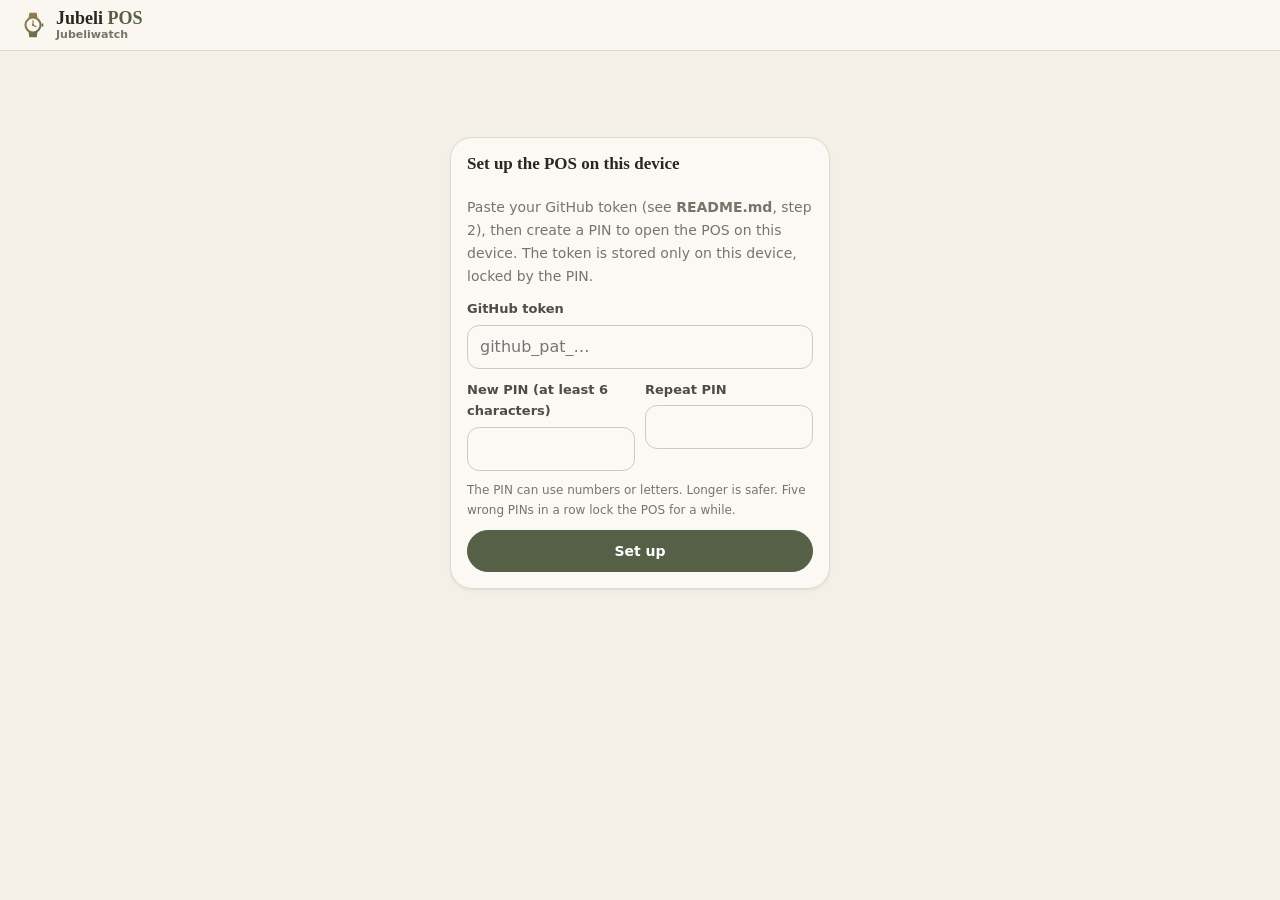
<file: admin.html>
<!DOCTYPE html>
<html lang="id">
<head>
    <meta charset="UTF-8">
    <meta name="viewport" content="width=device-width, initial-scale=1.0, viewport-fit=cover">
    <meta name="robots" content="noindex, nofollow">
    <!-- Skrip hanya boleh dari situs ini (tidak ada skrip inline); koneksi hanya ke situs sendiri dan GitHub. Bila ada XSS, penyerang tidak bisa memuat skrip luar atau mengirim token keluar. -->
    <meta http-equiv="Content-Security-Policy" content="default-src 'self'; script-src 'self'; style-src 'self' 'unsafe-inline' https://fonts.googleapis.com; font-src 'self' https://fonts.gstatic.com; img-src 'self' data: blob: https://jubeliwatch.github.io; connect-src 'self' https://api.github.com https://jubeliwatch.github.io https://jubeliai.alamnurrio.workers.dev; object-src 'none'; base-uri 'self'; form-action 'self'">
    <title>Jubeli POS | Jubeliwatch</title>
    <link rel="icon" type="image/svg+xml" href="favicon.svg">
    <link rel="icon" type="image/png" sizes="48x48" href="favicon-48.png">
    <link rel="apple-touch-icon" href="apple-touch-icon.png">
    <link rel="manifest" href="admin.webmanifest">
    <meta name="theme-color" content="#15100c">
    <link rel="preconnect" href="https://fonts.googleapis.com">
    <link rel="preconnect" href="https://fonts.gstatic.com" crossorigin>
    <link rel="stylesheet" href="https://fonts.googleapis.com/css2?family=Playfair+Display:wght@500;600;700&family=DM+Sans:opsz,wght@9..40,400..800&display=swap">
    <link rel="stylesheet" href="theme-dark.css">
    <link rel="stylesheet" href="layanan.css">
    <script src="util.js"></script>
    <script src="layanan-config.js"></script>
    <script src="artikel-md.js"></script>
    <script src="artikel-builder.js"></script>
    <script src="layanan.js"></script>
</head>
<body class="ly">
    <header class="ly-top">
        <a class="ly-brand" href="#hari"><span class="brand__mark" aria-hidden="true"></span><span><b>Jubeli <span>POS</span></b><small>Jubeliwatch</small></span></a>
        <button type="button" class="ly-net" id="net" hidden>Offline</button>
        <span class="ly-peran" id="peran" hidden></span>
        <button type="button" id="sinkron" class="ly-ikon" title="Reload data" aria-label="Reload data" hidden><svg viewBox="0 0 24 24" aria-hidden="true"><path d="M20 11a8 8 0 0 0-14.3-4.9L4 8M4 4v4h4M4 13a8 8 0 0 0 14.3 4.9L20 16m0 4v-4h-4"/></svg></button>
        <button type="button" id="kunci" class="ly-btn ly-btn--sm" hidden>Lock</button>
    </header>
    <nav class="ly-tabs" id="tabs" hidden><a href="#hari"><svg viewBox="0 0 24 24" aria-hidden="true"><path d="M4 11 12 4l8 7"/><path d="M6 9.5V20h12V9.5M10 20v-5h4v5"/></svg><span>Today</span></a><a href="#kasir"><svg viewBox="0 0 24 24" aria-hidden="true"><path d="M3 4h2l2.4 10.2a1 1 0 0 0 1 .8h8.9a1 1 0 0 0 1-.8L20 8H6.2"/><circle cx="9" cy="19" r="1.4"/><circle cx="17" cy="19" r="1.4"/></svg><span>Checkout</span></a><a href="#servis"><svg viewBox="0 0 24 24" aria-hidden="true"><path d="M14.7 6.3a4 4 0 0 0-5.4 5.2L4 16.8V20h3.2l5.3-5.3a4 4 0 0 0 5.2-5.4l-2.6 2.6-2.4-.6-.6-2.4z"/></svg><span>Service</span></a><a href="#stok"><svg viewBox="0 0 24 24" aria-hidden="true"><path d="M3 7.5 12 3l9 4.5v9L12 21l-9-4.5z"/><path d="M3 7.5 12 12l9-4.5M12 12v9"/></svg><span>Stock</span></a><a href="#jual"><svg viewBox="0 0 24 24" aria-hidden="true"><path d="M6 3h12v18l-3-2-3 2-3-2-3 2z"/><path d="M9 8h6M9 12h6"/></svg><span>Sales</span></a><a href="#jam" class="nav-lain"><svg viewBox="0 0 24 24" aria-hidden="true"><circle cx="12" cy="12" r="8.5"/><path d="M12 7.5V12l3 2"/></svg><span>Clock</span></a><a href="#tebus" class="owner-saja nav-lain"><svg viewBox="0 0 24 24" aria-hidden="true"><path d="M4 9h13l-3-3M20 15H7l3 3"/></svg><span>Buyback</span></a><a href="#titip" class="owner-saja nav-lain"><svg viewBox="0 0 24 24" aria-hidden="true"><path d="M3 12V4h8l9 9-8 8z"/><circle cx="7.5" cy="8.5" r="1.3"/></svg><span>Consignment</span></a><a href="#artikel" class="owner-saja nav-lain"><svg viewBox="0 0 24 24" aria-hidden="true"><path d="M6 3h9l4 4v14H6z"/><path d="M14 3v5h5M9 13h7M9 17h5"/></svg><span>Journal</span></a><a href="#rekap" class="owner-saja nav-lain"><svg viewBox="0 0 24 24" aria-hidden="true"><path d="M4 19h16M5 15l4-4 3 3 6-6M15 8h3v3"/></svg><span>Report</span></a><button type="button" class="nav-lainnya" id="b-lainnya" aria-haspopup="true"><svg viewBox="0 0 24 24" aria-hidden="true"><circle cx="5.5" cy="12" r="1.4"/><circle cx="12" cy="12" r="1.4"/><circle cx="18.5" cy="12" r="1.4"/></svg><span>More</span></button></nav>
    <div class="ly-lembar" id="lainnya" hidden><nav class="ly-card ly-lembar__in" aria-label="More menu">
        <a href="#jam"><svg viewBox="0 0 24 24" aria-hidden="true"><circle cx="12" cy="12" r="8.5"/><path d="M12 7.5V12l3 2"/></svg><span>Clock-in</span></a><a href="#kas"><svg viewBox="0 0 24 24" aria-hidden="true"><rect x="3.5" y="6" width="17" height="13" rx="2"/><path d="M3.5 10h17M16 14.5h1.5"/></svg><span>Cash &amp; expenses</span></a><a href="#opname"><svg viewBox="0 0 24 24" aria-hidden="true"><path d="M9 4h6v3H9z"/><path d="M8 5.5H6v15h12v-15h-2M9 13l2 2 4-4"/></svg><span>Stocktake</span></a>
        <a href="#rekap" class="owner-saja"><svg viewBox="0 0 24 24" aria-hidden="true"><path d="M4 19h16M5 15l4-4 3 3 6-6M15 8h3v3"/></svg><span>Monthly report</span></a><a href="#tebus" class="owner-saja"><svg viewBox="0 0 24 24" aria-hidden="true"><path d="M4 9h13l-3-3M20 15H7l3 3"/></svg><span>Buyback</span></a><a href="#titip" class="owner-saja"><svg viewBox="0 0 24 24" aria-hidden="true"><path d="M3 12V4h8l9 9-8 8z"/><circle cx="7.5" cy="8.5" r="1.3"/></svg><span>Consignment</span></a><a href="#artikel" class="owner-saja"><svg viewBox="0 0 24 24" aria-hidden="true"><path d="M6 3h9l4 4v14H6z"/><path d="M14 3v5h5M9 13h7M9 17h5"/></svg><span>Journal</span></a><button type="button" data-install style="display:none"><svg viewBox="0 0 24 24" aria-hidden="true"><path d="M12 4v11M7.5 10.5 12 15l4.5-4.5M5 19h14"/></svg><span>Install app</span></button>
    </nav></div>
    <main class="ly-main" id="app"><p class="ly-kosong">Loading&hellip;</p></main>
    <div class="ly-toast" id="toast" role="status" aria-live="polite"></div>

    <script src="admin.js"></script>
    <script src="pwa.js"></script>
</body>
</html>
</file>
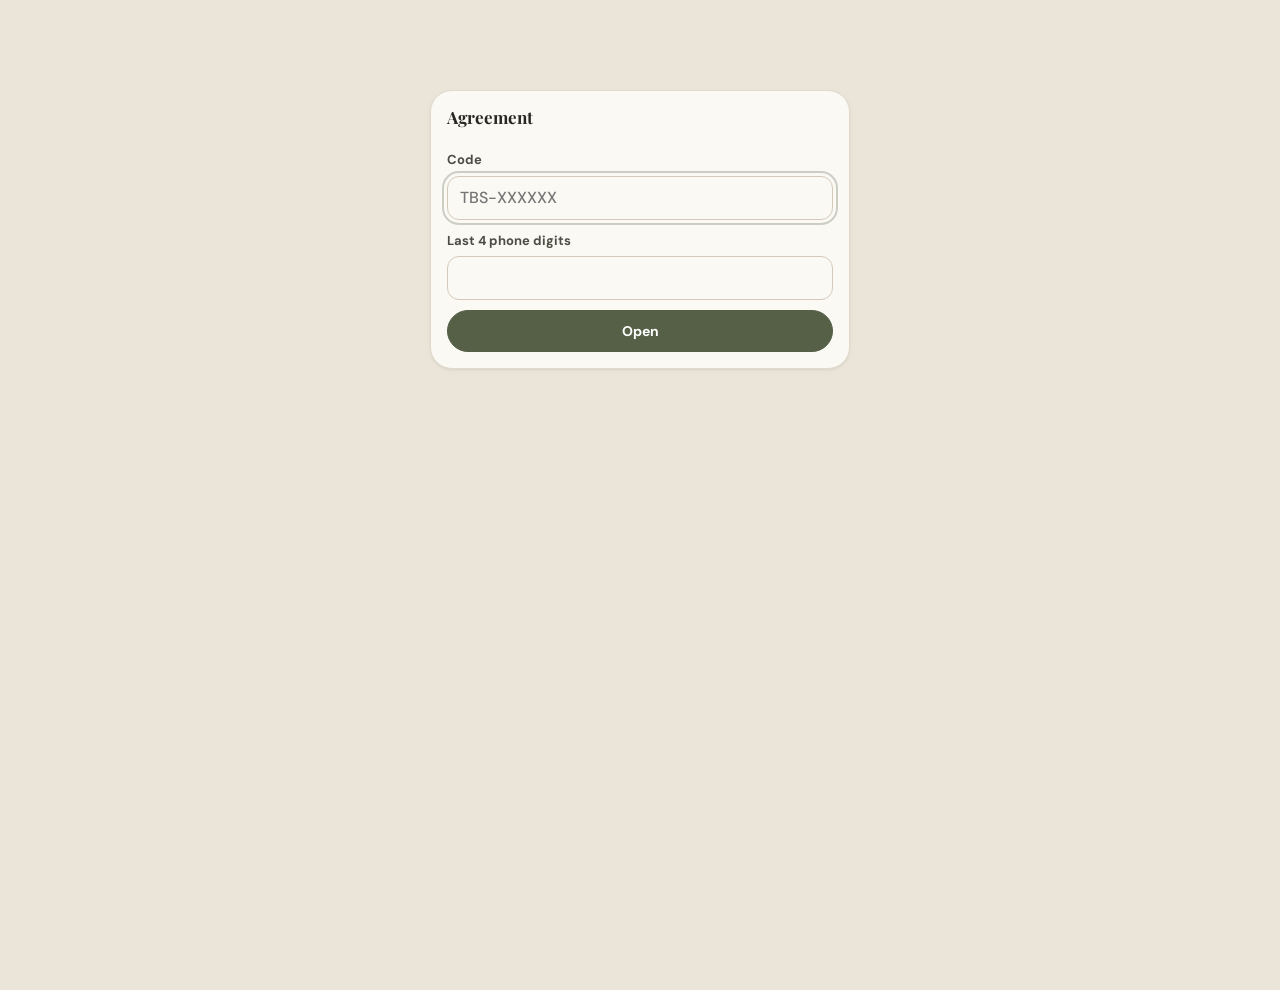
<file: agreement.html>
<!DOCTYPE html>
<html lang="id">
<head>
    <meta charset="UTF-8">
    <meta name="viewport" content="width=device-width, initial-scale=1.0, viewport-fit=cover">
    <meta name="robots" content="noindex, nofollow">
    <title>Agreement | Jubeliwatch</title>
    <link rel="icon" type="image/png" sizes="48x48" href="favicon-48.png">
    <meta name="theme-color" content="#15100c">
    <link rel="preconnect" href="https://fonts.googleapis.com">
    <link rel="preconnect" href="https://fonts.gstatic.com" crossorigin>
    <link rel="stylesheet" href="https://fonts.googleapis.com/css2?family=Playfair+Display:wght@500;600;700&family=DM+Sans:opsz,wght@9..40,400..800&display=swap">
    <link rel="stylesheet" href="theme-dark.css">
    <link rel="stylesheet" href="layanan.css">
    <script src="util.js"></script>
    <script src="layanan-config.js"></script>
    <script src="layanan.js"></script>
</head>
<body class="nota-body">
    <div class="nota-bar" id="bar" hidden>
        <button type="button" class="ly-btn ly-btn--pri" id="cetak">Save PDF / Print</button>
    </div>
    <main id="isi"><p class="ly-kosong">Loading&hellip;</p></main>

    <script>
(function () {
    var L = Layanan, C = L.C, E = L.esc, isi = document.getElementById('isi');

    function surat(t) {
        var toko = C.toko;
        var cap = t.status === 'ditebus' ? '<span class="nota-lunas">BOUGHT BACK</span>' : t.status === 'milik_toko' ? '<span class="nota-lunas dp">SHOP PROPERTY</span>' : '';
        document.title = 'Agreement ' + t.kode + ' | ' + toko.nama;
        isi.innerHTML = '<article class="nota">' + L.kopNota('Purchase Agreement', t.kode, cap) +
            '<p style="margin:14px 0 0;font-weight:700">Sale of a watch with a right to buy it back</p>' +
            '<dl class="nota-info">' +
            '<div><dt>Buyer</dt><dd>' + E(toko.nama) + '</dd></div>' +
            '<div><dt>Seller</dt><dd>' + E(t.nama) + '</dd></div>' +
            (t.nik_samar ? '<div><dt>NIK</dt><dd>' + E(t.nik_samar) + '</dd></div>' : '') +
            '<div><dt>Phone</dt><dd>' + E(t.hp_samar) + '</dd></div></dl>' +
            '<h2>Item</h2><dl class="nota-info" style="padding-top:6px">' +
            '<div><dt>Watch</dt><dd>' + E(L.namaGitar(t, '–')) + '</dd></div>' + (t.warna ? '<div><dt>Dial colour</dt><dd>' + E(t.warna) + '</dd></div>' : '') +
            (t.no_seri ? '<div><dt>Serial no.</dt><dd>' + E(t.no_seri) + '</dd></div>' : '') +
            (t.kelengkapan ? '<div style="grid-column:1/-1"><dt>Condition</dt><dd>' + E(t.kelengkapan) + '</dd></div>' : '') + '</dl>' +
            '<div class="nota-tot" style="margin-top:14px">' +
            '<div><span>Sale date</span><span>' + L.tgl(t.tgl_beli) + '</span></div>' +
            '<div class="t"><span>Purchase price (paid by ' + (t.metode === 'transfer' ? 'transfer' : 'tunai') + ')</span><span>' + L.rupiah(t.harga_beli) + '</span></div>' +
            '<div><span>Buyback deadline</span><span>' + L.tgl(t.batas_tebus) + '</span></div>' +
            '<div class="s"><span>Buyback price</span><span>' + L.rupiah(L.hargaTebus(t)) + '</span></div>' +
            (t.status === 'ditebus' ? '<div><span>Bought back on</span><span>' + L.tgl(t.tgl_tebus) + '</span></div>' : '') +
            (t.status === 'milik_toko' ? '<div><span>Buyback right ended</span><span>' + L.tgl(t.tgl_berakhir || t.batas_tebus) + '</span></div>' : '') + '</div>' +
            '<h2>Terms</h2><ol>' + L.ketentuanTebus(t).map(function (x) { return '<li>' + E(x) + '</li>'; }).join('') + '</ol>' +
            '<p class="nota-foot">' + (t.disetujui ? 'The seller agreed on WhatsApp on ' + L.tglPanjang(t.disetujui) + '.' : 'Waiting for the seller to agree on WhatsApp (reply AGREE).') +
            '<br>This document was created by ' + E(toko.nama) + ' and can be opened again at jubeliwatch.github.io/agreement.html</p></article>';
        document.getElementById('bar').hidden = false;
    }
    document.getElementById('cetak').addEventListener('click', function () { window.print(); });

    L.halamanKode({ isi: isi, kunci: 'jubeli-perjanjian', jenis: 'tebus', halaman: 'agreement.html', judul: 'Agreement', labelKode: 'Code', contoh: 'TBS-XXXXXX', tombol: 'Open', tampil: surat });
})();
    </script>
</body>
</html>
</file>
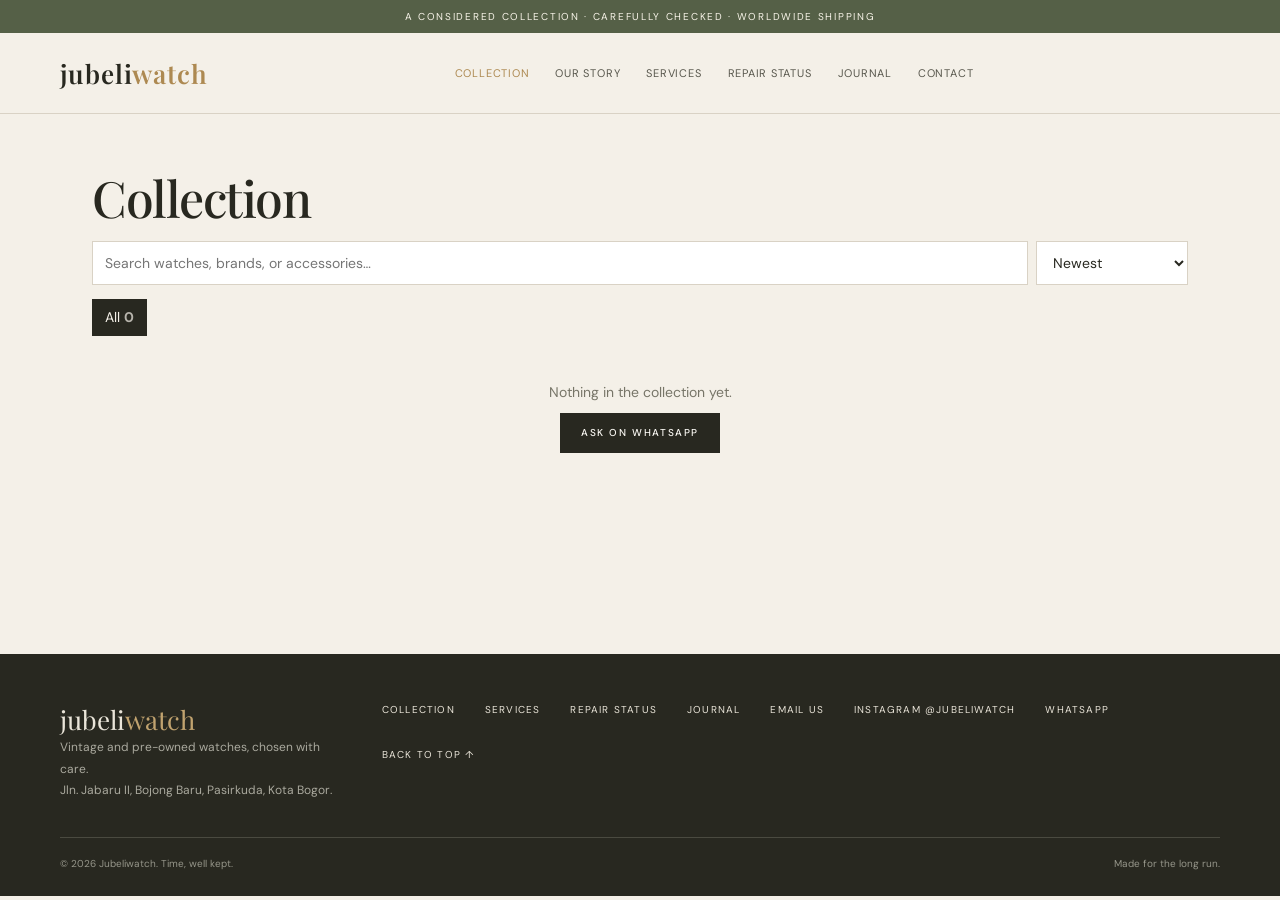
<file: collection.html>
<!DOCTYPE html>
<html lang="en">
<head>
    <meta charset="UTF-8">
    <meta name="viewport" content="width=device-width, initial-scale=1.0, viewport-fit=cover">
    <title>Collection | Jubeliwatch</title>
    <meta name="description" content="Vintage and pre-owned watches at Jubeliwatch: photos, prices, condition, and ordering by WhatsApp.">
    <link rel="canonical" href="https://jubeliwatch.github.io/collection.html">
    <meta property="og:type" content="website">
    <meta property="og:locale" content="en_US">
    <meta property="og:site_name" content="Jubeliwatch">
    <meta property="og:title" content="Collection | Jubeliwatch">
    <meta property="og:description" content="Vintage and pre-owned watches at Jubeliwatch.">
    <meta property="og:url" content="https://jubeliwatch.github.io/collection.html">
    <meta property="og:image" content="https://jubeliwatch.github.io/icon-512.png">
    <meta property="og:image:width" content="512">
    <meta property="og:image:height" content="512">
    <meta property="og:image:alt" content="Jubeliwatch collection">
    <meta name="twitter:card" content="summary_large_image">
    <meta name="twitter:image" content="https://jubeliwatch.github.io/icon-512.png">
    <link rel="icon" type="image/svg+xml" href="favicon.svg">
    <link rel="icon" type="image/png" sizes="48x48" href="favicon-48.png">
    <link rel="icon" type="image/png" sizes="192x192" href="icon-192.png">
    <link rel="apple-touch-icon" href="apple-touch-icon.png">
    <meta name="theme-color" content="#f4f0e8">
    <link rel="preconnect" href="https://fonts.googleapis.com">
    <link rel="preconnect" href="https://fonts.gstatic.com" crossorigin>
    <link rel="stylesheet" href="https://fonts.googleapis.com/css2?family=Playfair+Display:wght@500;600;700&family=DM+Sans:opsz,wght@9..40,400..800&display=swap">
    <link rel="stylesheet" href="theme-dark.css">
    <link rel="stylesheet" href="layanan.css">
    <link rel="stylesheet" href="site.css">
    <script>document.documentElement.classList.add('js');</script>
    <script src="util.js"></script>
    <script src="site.js" defer></script>
    <script src="layanan-config.js" defer></script>
</head>
<body class="site" id="top">

    <!-- Sprite ikon & gradien material (disembunyikan, dipakai lewat <use>) -->

    <!-- Header / Navbar (link kembali ke index.html) -->
    <div class="announcement">A considered collection · Carefully checked · Worldwide shipping</div>
    <header class="topbar"><div class="wrap nav"><a class="brand" href="index.html">jubeli<span>watch</span></a><nav class="links" id="siteLinks"><a href="collection.html" aria-current="page">Collection</a><a href="index.html#about">Our story</a><a href="index.html#services">Services</a><a href="repair-status.html">Repair status</a><a href="index.html#journal">Journal</a><a href="index.html#contact">Contact</a></nav><div class="nav-right"><button class="iconbtn menu" id="menuBtn" type="button" aria-controls="siteLinks" aria-expanded="false">Menu</button></div></div></header>

    <!-- KONTEN: katalog gaya marketplace (diisi dari data/katalog.json yang diperbarui admin); tiap kartu membuka halaman unit -->
    <main id="konten" class="pg"><div class="wrap">
        <div class="kat-wrap">
            <header class="kat-head">
                <h1>Collection</h1>
                <p class="ly-muted" id="kat-hitung">Loading the collection&hellip;</p>
            </header>
            <div class="kat-bar">
                <div class="ly-cari"><input class="ly-in" id="kat-cari" type="search" placeholder="Search watches, brands, or accessories&hellip;" autocomplete="off" aria-label="Search the collection"></div>
                <label class="kat-urut"><span class="sr-only">Sort</span>
                    <select id="kat-urut" class="ly-in" aria-label="Sort">
                        <option value="baru">Newest</option>
                        <option value="murah">Lowest price</option>
                        <option value="mahal">Highest price</option>
                    </select>
                </label>
            </div>
            <div class="ly-filter" id="kat-filter" role="group" aria-label="Category"></div>
            <div class="ly-filter ly-filter--kecil" id="kat-jenis" role="group" aria-label="Movement" hidden></div>
            <div class="kat-grid" id="kat-grid" aria-live="polite"></div>
        </div>
    </div></main>

    <script>
document.addEventListener('DOMContentLoaded', function () {
    var C = window.JUBELI_LAYANAN || {}, toko = C.toko || {}, grid = document.getElementById('kat-grid');
    var item = [], filter = 'semua', jenis = '', cari = '', urut = 'baru';
    var esc = AYRI_UTIL.esc, rupiah = AYRI_UTIL.rupiah;

    /* tautan lama collection.html#KODE tetap jalan: diteruskan ke halaman unit */
    var h = decodeURIComponent(location.hash.slice(1));
    if (/^STK-/.test(h)) { location.replace('unit.html?k=' + encodeURIComponent(h)); return; }

    function judul(x) { return x.nama; }
    function kelompok(x) { return x.kategori === 'arloji' ? x.kondisi : 'aksesoris'; }
    function lencana(x) {
        return '<span class="kat-badge kat-' + (x.kategori === 'arloji' ? x.kondisi : 'aks') + '">' + (x.kategori === 'arloji' ? (x.kondisi === 'baru' ? 'New' : 'Pre-owned') : esc(x.jenis)) + '</span>' + (x.tingkat ? '<span class="kat-badge kat-tingkat">' + esc(x.tingkat) + '</span>' : '');
    }
    function kartu(x) {
        var f = x.foto[0];
        return '<a class="kat-item" href="unit.html?k=' + encodeURIComponent(x.kode) + '">' +
            '<span class="kat-foto">' + (f ? '<img src="' + esc(f.kecil) + '" alt="' + esc(judul(x)) + '" loading="lazy" decoding="async">' : '<span class="kat-nofoto">Photo coming soon</span>') +
            '<span class="kat-badges kat-badges--foto">' + lencana(x) + '</span>' +
            (x.status === 'dipesan' ? '<span class="kat-pita">Reserved</span>' : '') +
            (x.foto.length > 1 ? '<span class="kat-jml">' + x.foto.length + ' photos</span>' : '') + '</span>' +
            '<span class="kat-isi"><span class="kat-harga">' + rupiah(x.harga) + '</span><b class="kat-nama">' + esc(judul(x)) + '</b>' +
            '<small>' + esc([x.warna, x.kategori === 'arloji' ? '' : ''].filter(Boolean).join(' · ')) + (x.sisa ? ' Only ' + x.sisa : '') + '</small>' +
            '</span></a>';
    }
    function tombol(daftar, aktif, attr) {
        return daftar.map(function (f) { return '<button type="button" ' + attr + '="' + esc(f[0]) + '" aria-pressed="' + (aktif === f[0]) + '">' + esc(f[1]) + '<b>' + f[2] + '</b></button>'; }).join('');
    }
    function gambarFilter() {
        var n = { semua: item.length, baru: 0, bekas: 0, aksesoris: 0 };
        item.forEach(function (x) { n[kelompok(x)]++; });
        document.getElementById('kat-filter').innerHTML = tombol([['semua', 'All'], ['baru', 'New watches'], ['bekas', 'Pre-owned watches'], ['aksesoris', 'Accessories']].filter(function (f) { return f[0] === 'semua' || n[f[0]]; })
            .map(function (f) { return [f[0], f[1], n[f[0]]]; }), filter, 'data-f');
        var j = {}, el = document.getElementById('kat-jenis');
        item.filter(function (x) { return filter === 'semua' || kelompok(x) === filter; }).forEach(function (x) { j[x.jenis] = (j[x.jenis] || 0) + 1; });
        var daftar = Object.keys(j).sort(function (a, b) { return j[b] - j[a]; });
        el.hidden = daftar.length < 2;
        el.innerHTML = daftar.length < 2 ? '' : tombol([['', 'All movements', Object.keys(j).reduce(function (t, k) { return t + j[k]; }, 0)]].concat(daftar.map(function (k) { return [k, k, j[k]]; })), jenis, 'data-j');
    }
    function gambar() {
        var c = cari.trim().toLowerCase();
        var hasil = item.filter(function (x) {
            return (filter === 'semua' || kelompok(x) === filter) && (!jenis || x.jenis === jenis) && (!c || [x.nama, x.jenis, x.warna, x.deskripsi, x.kode, x.tingkat].join(' ').toLowerCase().indexOf(c) > -1);
        });
        if (urut === 'murah') hasil.sort(function (a, b) { return a.harga - b.harga; }); else if (urut === 'mahal') hasil.sort(function (a, b) { return b.harga - a.harga; });
        document.getElementById('kat-hitung').textContent = item.length ? hasil.length + ' items' + (hasil.length !== item.length ? ' of ' + item.length : '') + ' · Jubeliwatch' : '';
        grid.innerHTML = hasil.length ? hasil.map(kartu).join('') :
            '<div class="ly-kosong kat-kosong">' + (item.length ? 'Nothing matches this search.' : 'Nothing in the collection yet.') +
            '<a class="ly-btn ly-btn--wa" target="_blank" rel="noopener" href="https://wa.me/' + esc(toko.wa || '') + '?text=' + encodeURIComponent('Hello Jubeliwatch, I’d like to ask about available watches') + '">Ask on WhatsApp</a></div>';
    }
    document.getElementById('kat-filter').addEventListener('click', function (e) { var b = e.target.closest('[data-f]'); if (b) { filter = b.dataset.f; jenis = ''; gambarFilter(); gambar(); } });
    document.getElementById('kat-jenis').addEventListener('click', function (e) { var b = e.target.closest('[data-j]'); if (b) { jenis = b.dataset.j; gambarFilter(); gambar(); } });
    document.getElementById('kat-cari').addEventListener('input', function () { cari = this.value; gambar(); });
    document.getElementById('kat-urut').addEventListener('change', function () { urut = this.value; gambar(); });

    /* data produk untuk mesin pencari (schema.org) */
    function strukturData() {
        var ld = { '@context': 'https://schema.org', '@type': 'ItemList', name: 'Jubeliwatch collection', itemListElement: item.map(function (x, i) {
            return { '@type': 'ListItem', position: i + 1, url: (C.situsUrl || location.origin + '/') + 'unit/' + x.kode + '.html', name: judul(x) };
        }) };
        var s = document.createElement('script'); s.type = 'application/ld+json'; s.textContent = JSON.stringify(ld); document.head.appendChild(s);
    }

    grid.innerHTML = new Array(8 + 1).join('<span class="kat-item kat-skel" aria-hidden="true"><span class="kat-foto"></span><span class="kat-isi"><span class="kat-harga">&nbsp;</span><b>&nbsp;</b></span></span>');
    fetch('data/katalog.json', { cache: 'no-store' }).then(function (r) { return r.ok ? r.json() : { item: [] }; }).catch(function () { return { item: [] }; }).then(function (d) {
        item = d.item || []; gambarFilter(); gambar(); if (item.length) strukturData();
    });
});
    </script>

    <!-- Footer -->
    <footer class="site-foot"><div class="wrap"><div class="footgrid"><div><div class="footbrand">jubeli<span>watch</span></div><p>Vintage and pre-owned watches, chosen with care.<br>Jln. Jabaru II, Bojong Baru, Pasirkuda, Kota Bogor.</p></div><div class="footlinks"><a href="collection.html">Collection</a><a href="index.html#services">Services</a><a href="repair-status.html">Repair status</a><a href="index.html#journal">Journal</a><a href="mailto:jubeliwatch@gmail.com">Email us</a><a href="https://instagram.com/jubeliwatch" target="_blank" rel="noopener noreferrer">Instagram @jubeliwatch</a><a href="https://wa.me/6285795738637" target="_blank" rel="noopener noreferrer">WhatsApp</a><a href="#top">Back to top ↑</a></div></div><div class="copyright"><span>© <span id="year"></span> Jubeliwatch. Time, well kept.</span><span>Made for the long run.</span></div></div></footer>
</body>
</html>
</file>
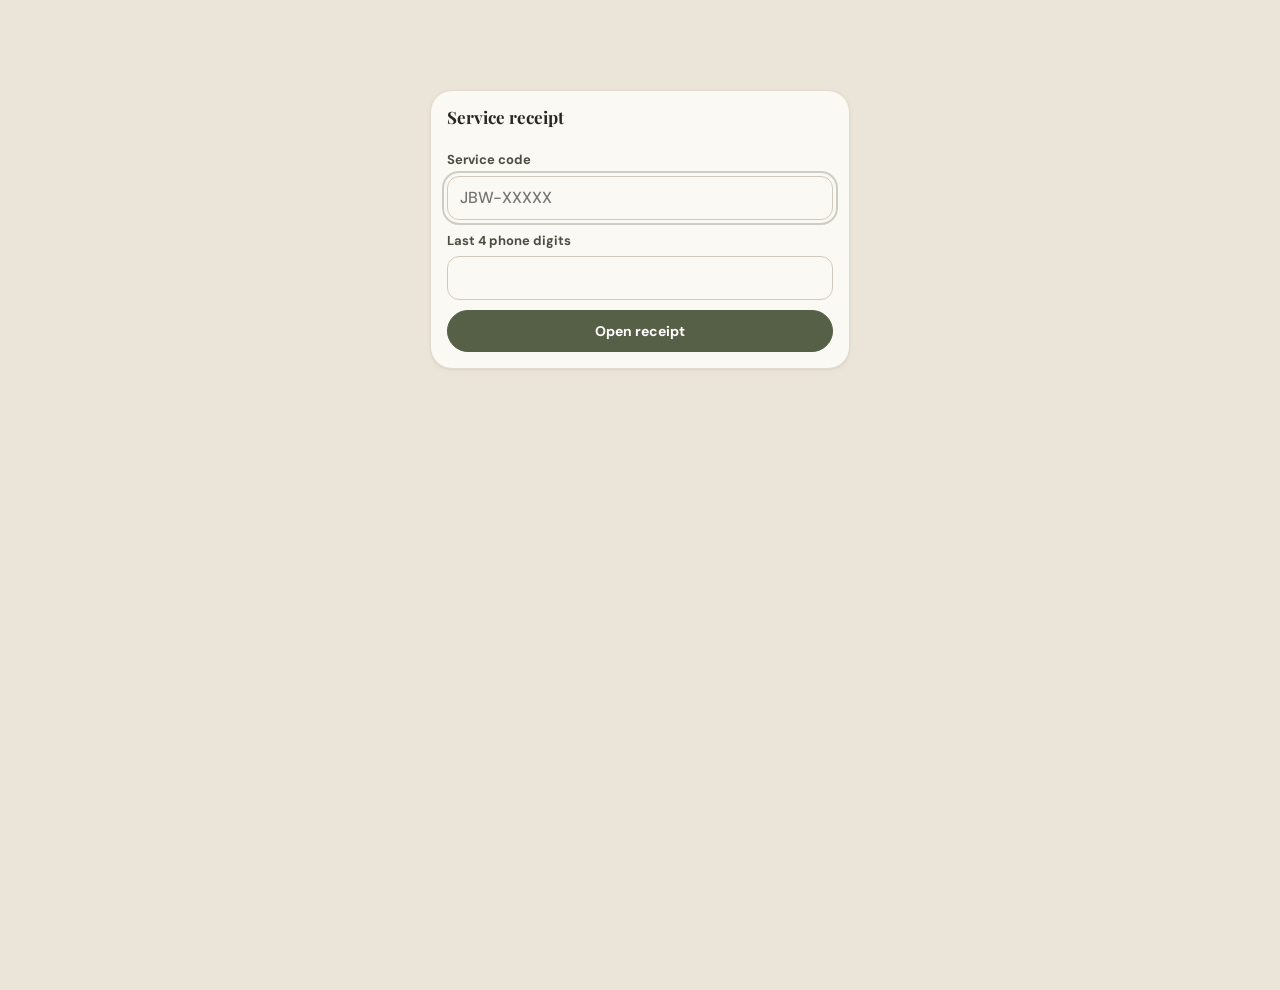
<file: receipt.html>
<!DOCTYPE html>
<html lang="id">
<head>
    <meta charset="UTF-8">
    <meta name="viewport" content="width=device-width, initial-scale=1.0, viewport-fit=cover">
    <meta name="robots" content="noindex, nofollow">
    <title>Service Receipt | Jubeliwatch</title>
    <link rel="icon" type="image/png" sizes="48x48" href="favicon-48.png">
    <meta name="theme-color" content="#15100c">
    <link rel="preconnect" href="https://fonts.googleapis.com">
    <link rel="preconnect" href="https://fonts.gstatic.com" crossorigin>
    <link rel="stylesheet" href="https://fonts.googleapis.com/css2?family=Playfair+Display:wght@500;600;700&family=DM+Sans:opsz,wght@9..40,400..800&display=swap">
    <link rel="stylesheet" href="theme-dark.css">
    <link rel="stylesheet" href="layanan.css">
    <script src="util.js"></script>
    <script src="layanan-config.js"></script>
    <script src="layanan.js"></script>
</head>
<body class="nota-body">
    <div class="nota-bar" id="bar" hidden>
        <button type="button" class="ly-btn ly-btn--pri" id="cetak">Save PDF / Print</button>
        <a class="ly-btn" id="kembali" href="repair-status.html">Repair status</a>
    </div>
    <main id="isi"><p class="ly-kosong">Loading&hellip;</p></main>

    <script>
(function () {
    var L = Layanan, C = L.C, E = L.esc, isi = document.getElementById('isi');

    function nota(s) {
        var t = C.toko, hit = L.hitung(s, s.items, s.bayar);
        var cap = hit.lunas ? '<span class="nota-lunas">PAID</span>' : hit.dibayar ? '<span class="nota-lunas dp">DEPOSIT</span>' : '';
        var gar = (s.items || []).filter(function (i) { return i.garansi; });
        document.title = 'Receipt ' + s.kode + ' | ' + t.nama;
        isi.innerHTML = '<article class="nota">' + L.kopNota('Service Receipt', s.kode, cap) +
            '<dl class="nota-info">' +
            '<div><dt>Customer</dt><dd>' + E(s.nama) + '</dd></div><div><dt>Phone</dt><dd>' + E(s.hp_samar) + '</dd></div>' +
            '<div><dt>Watch</dt><dd>' + E(L.namaGitar(s, '–')) + '</dd></div><div><dt>Date in</dt><dd>' + L.tgl(s.tgl_masuk) + '</dd></div>' +
            (s.tgl_diambil ? '<div><dt>Collected</dt><dd>' + L.tgl(s.tgl_diambil) + '</dd></div>' : s.tgl_selesai ? '<div><dt>Done</dt><dd>' + L.tgl(s.tgl_selesai) + '</dd></div>' : s.estimasi ? '<div><dt>Estimate</dt><dd>' + L.tgl(s.estimasi) + '</dd></div>' : '') +
            '<div><dt>Status</dt><dd>' + E((L.STATUS[s.status] || {}).label || s.status) + '</dd></div>' +
            (function () {
                var tt = s.status === 'selesai' && L.titip(s); if (!tt) return '';
                return tt.hariBiaya ? '<div><dt>Storage fee</dt><dd>' + tt.hariBiaya + ' days = ' + L.rupiah(tt.biaya) + '</dd></div>' : '<div><dt>Free storage until</dt><dd>' + L.tgl(tt.batasGratis) + '</dd></div>';
            })() +
            (s.keluhan ? '<div style="grid-column:1/-1"><dt>Problem</dt><dd>' + E(s.keluhan) + '</dd></div>' : '') + '</dl>' +

            '<table><thead><tr><th>Work / part</th><th class="r">Qty</th><th class="r">Price</th><th class="r">Subtotal</th></tr></thead><tbody>' +
            ((s.items || []).length ? s.items.map(function (i) {
                return '<tr><td>' + E(i.nama) + '<small>' + (i.jenis === 'part' ? 'Part' : 'Work') + '</small></td><td class="r">' + (i.qty || 1) + '</td><td class="r">' + L.rupiah(i.harga) + '</td><td class="r">' + L.rupiah(i.harga * (i.qty || 1)) + '</td></tr>';
            }).join('') : '<tr><td colspan="4">No cost breakdown yet.</td></tr>') + '</tbody></table>' +

            '<div class="nota-tot">' +
            (hit.diskon ? '<div><span>Subtotal</span><span>' + L.rupiah(hit.jasa + hit.part) + '</span></div><div><span>Discount</span><span>' + L.rupiah(-hit.diskon) + '</span></div>' : '') +
            '<div class="t"><span>Total</span><span>' + L.rupiah(hit.total) + '</span></div>' +
            (L.beres(s) ? '' : '<div><span>Upfront (deposit ' + L.dpPersen() + '% of work + parts)</span><span>' + L.rupiah(hit.wajibAwal) + '</span></div>') +
            (s.bayar || []).map(function (b) { return '<div><span>' + ({ dp: 'Deposit', pelunasan: 'Final payment', tambahan: 'Payments' })[b.jenis] + ' ' + L.tgl(b.tgl) + ' (' + ({ tunai: 'tunai', transfer: 'transfer', qris: 'QRIS' })[b.metode] + ')</span><span>' + L.rupiah(-b.jumlah) + '</span></div>'; }).join('') +
            '<div class="s"><span>Balance due</span><span>' + L.rupiah(hit.sisa) + '</span></div></div>' +

            (!hit.lunas && hit.total ? '<h2>Bank transfer</h2><div class="nota-rek">' + t.rekening.map(function (r) { return '<b>' + E(r.bank) + ' ' + E(r.nomor) + '</b> a.n. ' + E(r.atasNama); }).join('<br>') + '<br><small>Send the transfer receipt to WhatsApp +' + E(t.wa) + ' quoting code ' + E(s.kode) + '.</small></div>' : '') +

            (gar.length ? '<h2>Warranty</h2><div class="nota-gar">' + gar.map(function (i) {
                var akhir = s.tgl_diambil ? L.garansiAkhir(i.garansi, s.tgl_diambil) : null;
                var ket = L.garansiHangus(s) ? ' · void (not collected within ' + C.garansiHangusHari + ' days)' : akhir ? ' · s/d ' + L.tgl(akhir) : ' · starts when the watch is collected';
                return '<div><b>' + E(i.nama) + '</b><span>' + L.garansiLabel(i.garansi) + ket + '</span>' + (i.garansi_syarat ? '<small>' + E(i.garansi_syarat) + '</small>' : '') + '</div>';
            }).join('') + '</div>' : '') +

            '<h2>Terms</h2><ol>' + L.ketentuan().map(function (x) { return '<li>' + E(x) + '</li>'; }).join('') + '</ol>' +
            '<p class="nota-foot">Thank you for trusting Jubeliwatch with your watch.<br>Check your repair status any time at jubeliwatch.github.io/repair-status.html</p></article>';
        document.getElementById('bar').hidden = false;
        document.getElementById('kembali').href = 'repair-status.html?k=' + encodeURIComponent(s.kode);
    }
    document.getElementById('cetak').addEventListener('click', function () { window.print(); });

    L.halamanKode({ isi: isi, kunci: 'jubeli-cek', jenis: 'servis', halaman: 'receipt.html', judul: 'Service receipt', labelKode: 'Service code', contoh: 'JBW-XXXXX', tombol: 'Open receipt', tampil: nota });
})();
    </script>
</body>
</html>
</file>
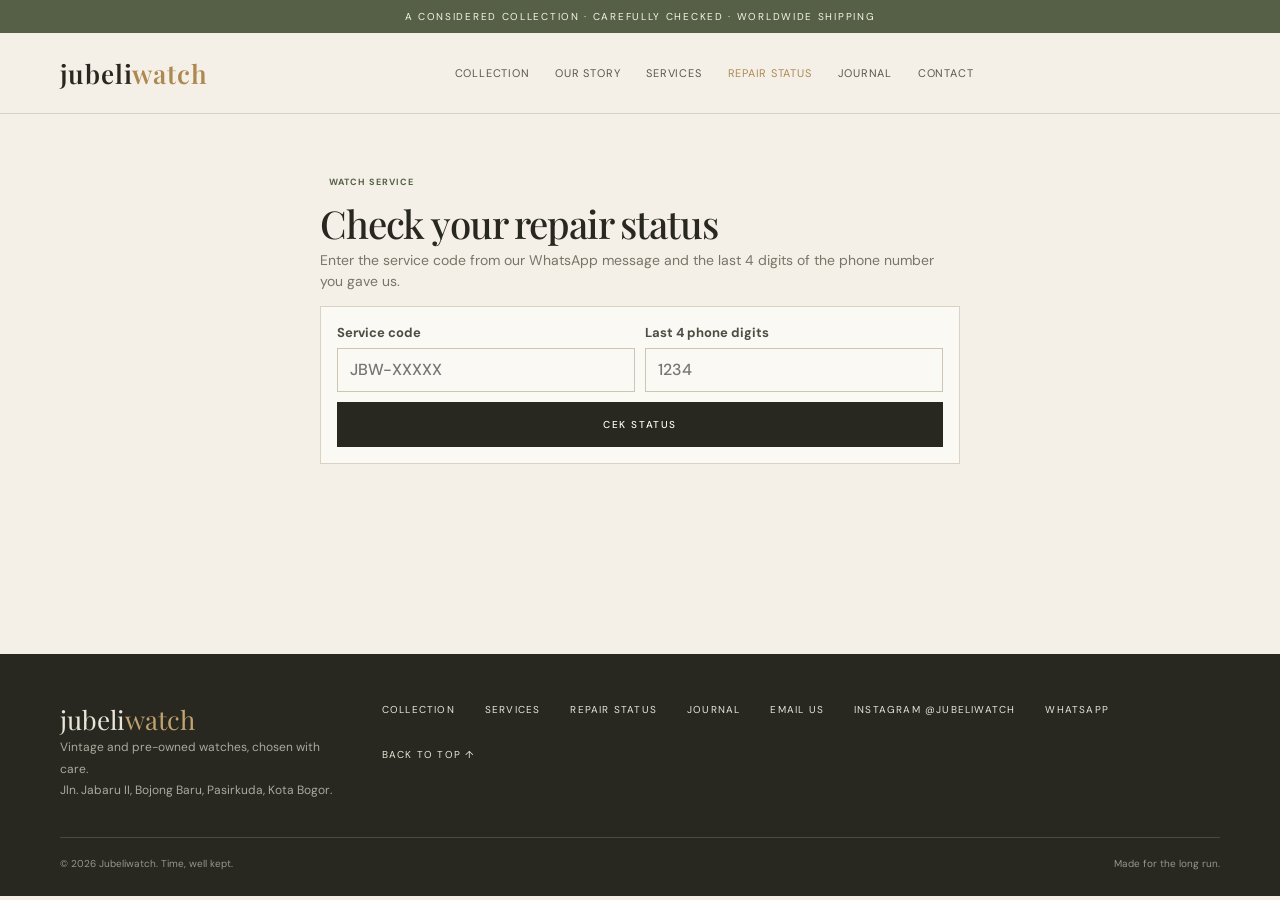
<file: repair-status.html>
<!DOCTYPE html>
<html lang="en">
<head>
    <meta charset="UTF-8">
    <meta name="viewport" content="width=device-width, initial-scale=1.0, viewport-fit=cover">
    <title>Repair Status | Jubeliwatch</title>
    <meta name="description" content="Check your watch service at Jubeliwatch: progress, estimated ready date, after-service photos, receipt, and warranty. Just enter your service code and the last 4 digits of your phone number.">
    <meta name="robots" content="noindex, follow">
    <link rel="canonical" href="https://jubeliwatch.github.io/repair-status.html">
    <meta property="og:type" content="website">
    <meta property="og:locale" content="en_US">
    <meta property="og:site_name" content="Jubeliwatch">
    <meta property="og:title" content="Repair Status | Jubeliwatch">
    <meta property="og:description" content="See your watch service progress, photos, receipt, and warranty.">
    <meta property="og:url" content="https://jubeliwatch.github.io/repair-status.html">
    <meta property="og:image" content="https://jubeliwatch.github.io/icon-512.png">
    <meta property="og:image:width" content="512">
    <meta property="og:image:height" content="512">
    <meta property="og:image:alt" content="Check your watch service at Jubeliwatch">
    <meta name="twitter:card" content="summary_large_image">
    <meta name="twitter:image" content="https://jubeliwatch.github.io/icon-512.png">
    <link rel="icon" type="image/svg+xml" href="favicon.svg">
    <link rel="icon" type="image/png" sizes="48x48" href="favicon-48.png">
    <link rel="icon" type="image/png" sizes="192x192" href="icon-192.png">
    <link rel="apple-touch-icon" href="apple-touch-icon.png">
    <meta name="theme-color" content="#f4f0e8">
    <link rel="preconnect" href="https://fonts.googleapis.com">
    <link rel="preconnect" href="https://fonts.gstatic.com" crossorigin>
    <link rel="stylesheet" href="https://fonts.googleapis.com/css2?family=Playfair+Display:wght@500;600;700&family=DM+Sans:opsz,wght@9..40,400..800&display=swap">
    <link rel="stylesheet" href="theme-dark.css">
    <link rel="stylesheet" href="layanan.css">
    <link rel="stylesheet" href="site.css">
    <script>document.documentElement.classList.add('js');</script>
    <script src="site.js" defer></script>
    <script src="util.js" defer></script>
    <script src="layanan-config.js" defer></script>
    <script src="layanan.js" defer></script>
</head>
<body class="site" id="top">

    <!-- Sprite ikon & gradien material (disembunyikan, dipakai lewat <use>) -->

    <!-- Header / Navbar (link kembali ke index.html) -->
    <div class="announcement">A considered collection · Carefully checked · Worldwide shipping</div>
    <header class="topbar"><div class="wrap nav"><a class="brand" href="index.html">jubeli<span>watch</span></a><nav class="links" id="siteLinks"><a href="collection.html">Collection</a><a href="index.html#about">Our story</a><a href="index.html#services">Services</a><a href="repair-status.html" aria-current="page">Repair status</a><a href="index.html#journal">Journal</a><a href="index.html#contact">Contact</a></nav><div class="nav-right"><button class="iconbtn menu" id="menuBtn" type="button" aria-controls="siteLinks" aria-expanded="false">Menu</button></div></div></header>

    <!-- KONTEN: cek status servis -->
    <main id="konten" class="pg"><div class="wrap">
        <div class="cek-wrap">
            <header class="cek-hero">
                <span class="tag">Watch service</span>
                <h1>Check your repair status</h1>
                <p class="ly-muted">Enter the service code from our WhatsApp message and the last 4 digits of the phone number you gave us.</p>
            </header>
            <form class="ly-card cek-form ly-f" id="f-cek" autocomplete="off">
                <label>Service code<input name="k" placeholder="JBW-XXXXX" autocapitalize="characters" spellcheck="false" required></label>
                <label>Last 4 phone digits<input name="h" type="text" inputmode="numeric" pattern="[0-9]{4}" maxlength="4" placeholder="1234" required></label>
                <button class="ly-btn ly-btn--pri">Cek status</button>
            </form>
            <div id="hasil" class="cek-wrap" style="width:100%" aria-live="polite"></div>
        </div>
    </div></main>

    <script>
document.addEventListener('DOMContentLoaded', function () {
    var L = window.Layanan, f = document.getElementById('f-cek'), out = document.getElementById('hasil');
    if (!L) return;
    var C = L.C, E = L.esc, KEY = 'jubeli-cek';
    function waToko(teks) { return L.waLink(C.toko.wa, teks); }

    function cek(k, h) {
        k = k.trim().toUpperCase(); h = h.replace(/\D/g, '');
        if (!/^\d{4}$/.test(h)) { out.innerHTML = '<p class="cek-err">Enter the last 4 digits of your phone number (numbers only).</p>'; return; }
        var b = f.querySelector('button'); b.disabled = true; b.textContent = 'Searching…';
        L.api.cekPublik(k, h).then(function (s) {
            b.disabled = false; b.textContent = 'Cek status';
            if (!s) { out.innerHTML = '<p class="cek-err">Nothing found. Check the service code and the last 4 phone digits again, or ask us on WhatsApp.</p>'; return; }
            L.simpanKode(KEY, k, h); tampil(s);
            if (history.replaceState) history.replaceState(null, '', 'repair-status.html?k=' + encodeURIComponent(s.kode));
        }).catch(function () {
            b.disabled = false; b.textContent = 'Cek status';
            out.innerHTML = '<p class="cek-err">Could not connect. Check your internet connection, then try again.</p>';
        });
    }

    function tampil(s) {
        var st = L.STATUS[s.status] || { label: s.status, ket: '' }, langkah = L.URUT_STATUS.indexOf(s.status), beres = L.beres(s);
        var hit = L.hitung(s, s.items, s.bayar);
        /* status cukup ditunjukkan chip + bilah progres (tanpa deretan nama tahap yang mengulang chip) */
        var html = '<section class="ly-card cek-hero"><span class="ly-kode">' + E(s.kode) + '</span><div class="cek-gitar">' + E(L.namaGitar(s, 'Your watch')) + '</div>' +
            '<div><span class="st-chip st-' + E(s.status) + '">' + E(st.label) + '</span></div>' +
            '<div class="cek-steps" role="img" aria-label="Step ' + (langkah + 1) + ' of 5">' + [0, 1, 2, 3, 4].map(function (i) { return '<span' + (i <= langkah ? ' class="on"' : '') + '></span>'; }).join('') + '</div>' +
            (st.ket ? '<p>' + E(st.ket) + '</p>' : '') +
            '<dl class="cek-kv"><dt>Date in</dt><dd>' + L.tglPanjang(s.tgl_masuk) + '</dd>' +
            (beres ? '<dt>Done</dt><dd>' + L.tglPanjang(s.tgl_selesai) + '</dd>' : s.estimasi ? '<dt>Estimated ready</dt><dd>' + L.tglPanjang(s.estimasi) + '</dd>' : '') +
            (s.tgl_diambil ? '<dt>Collected</dt><dd>' + L.tglPanjang(s.tgl_diambil) + '</dd>' : '') +
            (function () {
                var t = s.status === 'selesai' && L.titip(s); if (!t) return '';
                return t.hariBiaya ? '<dt>Storage</dt><dd>Past free storage by ' + t.hariBiaya + ' days: <b>' + L.rupiah(t.biaya) + '</b> <span class="ly-muted">(' + L.biayaTitipTeks() + ' since ' + L.tglPanjang(t.batasGratis) + ')</span></dd>'
                    : '<dt>Collect before</dt><dd>' + L.tglPanjang(t.batasGratis) + ' <span class="ly-muted">(free storage; after that ' + L.biayaTitipTeks() + ')</span></dd>';
            })() +
            (s.keluhan ? '<dt>Problem</dt><dd>' + E(s.keluhan) + '</dd>' : '') + '</dl></section>';

        if (s.catatan_publik) html += '<section class="ly-card"><h2>Message from the workshop</h2><p class="cek-pesan">' + E(s.catatan_publik) + '</p></section>';

        if (s.saran) html += '<section class="ly-card"><h2>Our advice</h2><div class="cek-saran">' + E(s.saran) + '</div>' +
            '<p style="margin-top:12px"><a class="ly-btn ly-btn--wa" target="_blank" rel="noopener" href="' + E(waToko('Hello Jubeliwatch, I’m the owner of service job ' + s.kode + '. I have a question about your advice: ')) + '">Ask / approve on WhatsApp</a></p></section>';

        var foto = s.foto || [];
        function kelompokFoto(t) { var fs = []; foto.forEach(function (x, i) { if (L.tahapFoto(x) === t) fs.push([x, i]); }); return fs; }
        function fig(p) {
            var x = p[0];
            return '<figure><button type="button" data-besar="' + p[1] + '"><img data-foto="' + p[1] + '" alt="' + E(L.TAHAP[L.tahapFoto(x)] + (x.keterangan ? ': ' + x.keterangan : '')) + '"></button>' +
                (x.keterangan ? '<figcaption>' + E(x.keterangan) + '</figcaption>' : '') + '</figure>';
        }
        function seksi(judul, isi) { return '<section class="ly-card"><h2>' + judul + '</h2>' + isi + '</section>'; }
        function grid(fs) { return '<div class="ly-foto cek-foto">' + fs.map(fig).join('') + '</div>'; }
        var fGitar = kelompokFoto('arloji'), fSebelum = kelompokFoto('sebelum'), fSesudah = kelompokFoto('sesudah');
        if (fGitar.length) html += seksi('Watch', grid(fGitar));
        if (fSebelum.length && fSesudah.length) {
            /* pembanding: kolom kiri sebelum, kolom kanan sesudah; labelnya cukup sekali di kepala kolom */
            var n = Math.max(fSebelum.length, fSesudah.length), baris = '';
            for (var i = 0; i < n; i++) baris += (fSebelum[i] ? fig(fSebelum[i]) : '<span></span>') + (fSesudah[i] ? fig(fSesudah[i]) : '<span></span>');
            html += seksi('After-service photos', '<div class="cek-banding-head"><span>Before</span><span>After</span></div><div class="ly-foto cek-foto cek-banding">' + baris + '</div>');
        } else {
            if (fSesudah.length) html += seksi(L.TAHAP.sesudah, grid(fSesudah));
            if (fSebelum.length) html += seksi('Condition when it came in', grid(fSebelum));
        }

        if (hit.total) {
            html += '<section class="ly-card"><h2>Cost</h2><div class="ly-sum" style="margin:0;padding:0;border:0">' +
                (s.items || []).map(function (i) { return '<div><span>' + E(i.nama) + (i.qty > 1 ? ' ×' + i.qty : '') + '</span><span>' + L.rupiah(i.harga * (i.qty || 1)) + '</span></div>'; }).join('') +
                (hit.diskon ? '<div><span>Discount</span><span>' + L.rupiah(-hit.diskon) + '</span></div>' : '') +
                '<div class="ly-total"><span>Total</span><span>' + L.rupiah(hit.total) + '</span></div>' +
                (hit.dibayar && !hit.lunas ? '<div><span>Paid so far</span><span>' + L.rupiah(hit.dibayar) + '</span></div>' : '') +
                (hit.kurangAwal && s.status === 'menunggu_dp' ? '<div class="ly-warn"><span>Upfront payment to start work<br><small>Deposit ' + L.dpPersen() + '% of work + parts in full</small></span><span>' + L.rupiah(hit.kurangAwal) + '</span></div>' : '') +
                '<div class="ly-total"><span>' + (hit.lunas ? 'Paid ✓' : 'Balance due') + '</span><span>' + (hit.lunas ? '' : L.rupiah(hit.sisa)) + '</span></div></div>' +
                (!hit.lunas ? '<p class="ly-muted" style="margin-top:10px">Transfer to <b>' + E(L.rekeningTeks()) + '</b>, then send the transfer receipt on WhatsApp.</p>' : '') + '</section>';
        }

        var gar = (s.items || []).filter(function (i) { return i.garansi; });
        if (gar.length && beres) {
            var hari = L.hariIni(), hangus = L.garansiHangus(s), tg = L.titip(s);
            html += '<section class="ly-card"><h2>Warranty</h2><div class="cek-garansi">' + gar.map(function (i) {
                var akhir = s.tgl_diambil ? L.garansiAkhir(i.garansi, s.tgl_diambil) : null;
                return '<div><b>' + E(i.nama) + ' – ' + L.garansiLabel(i.garansi) + '</b>' +
                    (hangus ? 'Void because the watch was not collected within ' + C.garansiHangusHari + ' days after it was done' :
                        akhir ? (akhir >= hari ? '<span class="aktif">Valid until ' + L.tglPanjang(akhir) + '</span>' : 'Berakhir ' + L.tglPanjang(akhir)) :
                        'Starts when the watch is collected' + (tg ? ' (collect by ' + L.tglPanjang(tg.batasGaransi) + ' to keep the warranty)' : '')) +
                    (i.garansi_syarat ? '<br><small>' + E(i.garansi_syarat) + '</small>' : '') + '</div>';
            }).join('') + '</div></section>';
        }

        html += '<div class="ly-btns"><a class="ly-btn ly-btn--pri" href="receipt.html?k=' + encodeURIComponent(s.kode) + '">View receipt</a>' +
            '<a class="ly-btn ly-btn--wa" target="_blank" rel="noopener" href="' + E(waToko('Hello Jubeliwatch, I have a question about service code ' + s.kode)) + '">WhatsApp us</a></div>';
        out.innerHTML = html; aktif = s;
        L.isiFoto(out, s); /* foto dibuka (didekripsi) di HP pelanggan */
        out.scrollIntoView({ behavior: 'smooth', block: 'start' });
    }

    /* foto diperbesar */
    var aktif = null;
    out.addEventListener('click', function (e) {
        var b = e.target.closest('[data-besar]'); if (!b || !aktif) return;
        var x = aktif.foto[+b.dataset.besar]; if (!x) return;
        var lb = document.createElement('div'); lb.className = 'cek-lb'; lb.setAttribute('role', 'dialog');
        lb.innerHTML = '<div><img alt="" src="' + E(b.querySelector('img').src) + '">' + (x.keterangan ? '<p>' + E(x.keterangan) + '</p>' : '') + '<p>Tap to close</p></div>';
        lb.addEventListener('click', function () { lb.remove(); }); document.body.appendChild(lb);
        L.api.fotoPublik(aktif, x, true).then(function (u) { var im = lb.querySelector('img'); if (im) im.src = u; });
    });
    f.addEventListener('submit', function (e) { e.preventDefault(); cek(f.k.value, f.h.value); });

    var q = new URLSearchParams(location.search), k = q.get('k'), h = q.get('h'), mem = L.ingatKode(KEY);
    if (k) {
        f.k.value = k.toUpperCase();
        if (!h && mem && mem.k === k.toUpperCase()) h = mem.h;
        if (h) { f.h.value = h; cek(k, h); } else f.h.focus();
    } else if (mem) { f.k.value = mem.k; f.h.value = mem.h; }
});
    </script>

    <!-- Footer -->
    <footer class="site-foot"><div class="wrap"><div class="footgrid"><div><div class="footbrand">jubeli<span>watch</span></div><p>Vintage and pre-owned watches, chosen with care.<br>Jln. Jabaru II, Bojong Baru, Pasirkuda, Kota Bogor.</p></div><div class="footlinks"><a href="collection.html">Collection</a><a href="index.html#services">Services</a><a href="repair-status.html">Repair status</a><a href="index.html#journal">Journal</a><a href="mailto:jubeliwatch@gmail.com">Email us</a><a href="https://instagram.com/jubeliwatch" target="_blank" rel="noopener noreferrer">Instagram @jubeliwatch</a><a href="https://wa.me/6285795738637" target="_blank" rel="noopener noreferrer">WhatsApp</a><a href="#top">Back to top ↑</a></div></div><div class="copyright"><span>© <span id="year"></span> Jubeliwatch. Time, well kept.</span><span>Made for the long run.</span></div></div></footer>
</body>
</html>
</file>
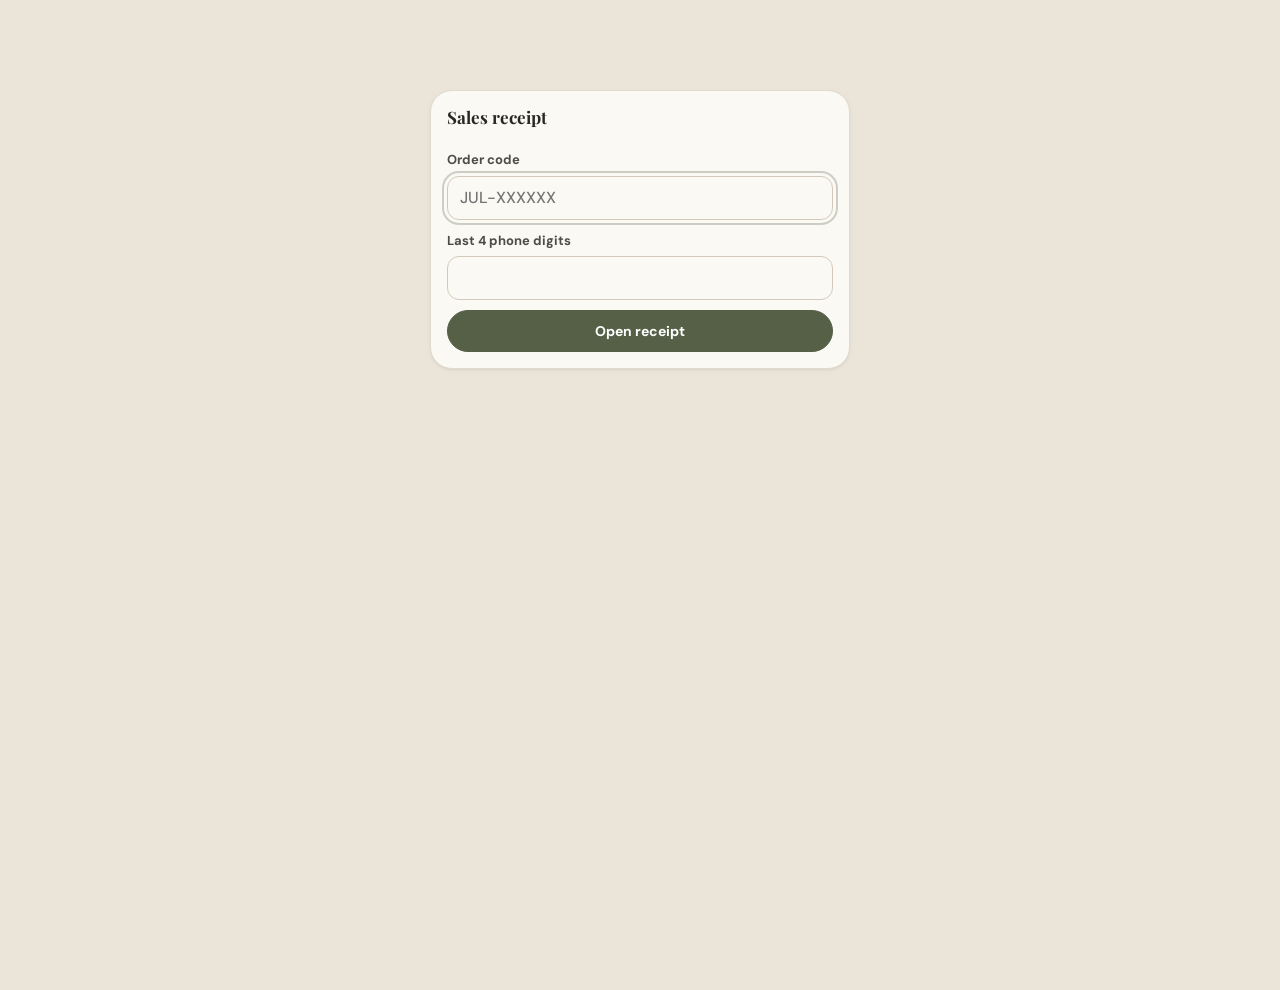
<file: sales-receipt.html>
<!DOCTYPE html>
<html lang="id">
<head>
    <meta charset="UTF-8">
    <meta name="viewport" content="width=device-width, initial-scale=1.0, viewport-fit=cover">
    <meta name="robots" content="noindex, nofollow">
    <title>Sales Receipt | Jubeliwatch</title>
    <link rel="icon" type="image/png" sizes="48x48" href="favicon-48.png">
    <meta name="theme-color" content="#15100c">
    <link rel="preconnect" href="https://fonts.googleapis.com">
    <link rel="preconnect" href="https://fonts.gstatic.com" crossorigin>
    <link rel="stylesheet" href="https://fonts.googleapis.com/css2?family=Playfair+Display:wght@500;600;700&family=DM+Sans:opsz,wght@9..40,400..800&display=swap">
    <link rel="stylesheet" href="theme-dark.css">
    <link rel="stylesheet" href="layanan.css">
    <script src="util.js"></script>
    <script src="layanan-config.js"></script>
    <script src="layanan.js"></script>
</head>
<body class="nota-body">
    <div class="nota-bar" id="bar" hidden>
        <button type="button" class="ly-btn ly-btn--pri" id="cetak">Save PDF / Print</button>
    </div>
    <main id="isi"><p class="ly-kosong">Loading&hellip;</p></main>

    <script>
(function () {
    var L = Layanan, C = L.C, E = L.esc, isi = document.getElementById('isi');
    var NAMA = { dp: 'Deposit', tambahan: 'Payments', pelunasan: 'Final payment', refund: 'Refunded' }, METODE = { tunai: 'tunai', transfer: 'transfer', qris: 'QRIS' };

    function nota(j) {
        var t = C.toko, h = L.hitungJual(j), i = L.infoJual(j);
        var cap = j.status === 'batal' ? '<span class="nota-lunas dp">' + (j.batal_oleh === 'tukar' ? 'DITUKAR' : 'BATAL') + '</span>' : h.lunas ? '<span class="nota-lunas">PAID</span>' : '<span class="nota-lunas dp">DEPOSIT</span>';
        document.title = 'Receipt ' + j.kode + ' | ' + t.nama;
        isi.innerHTML = '<article class="nota">' + L.kopNota(j.status === 'dp' ? 'Order Confirmation' : 'Sales Receipt', j.kode, cap) +
            '<dl class="nota-info">' +
            '<div><dt>Buyer</dt><dd>' + E(j.nama) + '</dd></div><div><dt>Phone</dt><dd>' + E(j.hp_samar) + '</dd></div>' +
            '<div><dt>Date</dt><dd>' + L.tgl(j.tgl) + '</dd></div>' +
            '<div><dt>Status</dt><dd>' + E(L.STATUS_JUAL[j.status] || j.status) + '</dd></div>' +
            (j.status === 'dp' ? '<div><dt>Held until</dt><dd>' + L.tgl(j.batas_lunas) + (i.lewat ? ' (overdue)' : '') + '</dd></div>' : '') +
            (j.tgl_selesai ? '<div><dt>Handed over</dt><dd>' + L.tgl(j.tgl_selesai) + '</dd></div>' : '') +
            (j.tgl_batal ? '<div><dt>Cancelled</dt><dd>' + L.tgl(j.tgl_batal) + (j.batal_oleh === 'toko' ? ' (by the shop)' : j.batal_oleh === 'tukar' ? ' (exchanged for another watch)' : '') + '</dd></div>' : '') + '</dl>' +

            '<table><thead><tr><th>Item</th><th class="r">Qty</th><th class="r">Price</th><th class="r">Subtotal</th></tr></thead><tbody>' +
            (j.items || []).map(function (it) { return '<tr><td>' + E(it.nama) + '</td><td class="r">' + (it.qty || 1) + '</td><td class="r">' + L.rupiah(it.harga) + '</td><td class="r">' + L.rupiah(it.harga * (it.qty || 1)) + '</td></tr>'; }).join('') +
            '</tbody></table>' +

            '<div class="nota-tot"><div class="t"><span>Total</span><span>' + L.rupiah(h.total) + '</span></div>' +
            (j.bayar || []).map(function (b) { return '<div><span>' + NAMA[b.jenis] + ' ' + L.tgl(b.tgl) + ' (' + (METODE[b.metode] || b.metode) + ')</span><span>' + (b.jenis === 'refund' ? '−' : '') + L.rupiah(b.jumlah) + '</span></div>'; }).join('') +
            (j.status === 'batal' && j.batal_oleh === 'tukar' ? '<div class="s"><span>Becomes exchange credit (not refunded)</span><span>' + L.rupiah(h.dibayar) + '</span></div>' : j.status === 'batal' ? '<div><span>Cancellation fee</span><span>' + L.rupiah(h.potongan) + '</span></div><div class="s"><span>Refunded to the buyer</span><span>' + L.rupiah(h.kembali || h.harusKembali) + '</span></div>'
                : '<div class="s"><span>Balance due</span><span>' + L.rupiah(h.sisa) + '</span></div>') + '</div>' +

            (j.status === 'dp' && h.sisa ? '<h2>Paying the balance</h2><div class="nota-rek">Cash at the shop or transfer to:<br>' + t.rekening.map(function (r) { return '<b>' + E(r.bank) + ' ' + E(r.nomor) + '</b> a.n. ' + E(r.atasNama); }).join('<br>') + '<br><small>Send the transfer receipt to WhatsApp +' + E(t.wa) + '.</small></div>' : '') +

            (j.status === 'dp' || j.status === 'batal' ? '<h2>Order terms</h2><ol>' + L.ketentuanJual(j).map(function (x) { return '<li>' + E(x) + '</li>'; }).join('') + '</ol>' : '') +
            '<p class="nota-foot">' + (j.status === 'dp' ? (j.disetujui ? 'The buyer agreed on WhatsApp on ' + L.tglPanjang(j.disetujui) + '.' : 'Waiting for the buyer to agree on WhatsApp (reply AGREE).') + '<br>' : '') +
            'Thank you for shopping at ' + E(t.nama) + '.<br>You can open this receipt again at jubeliwatch.github.io/sales-receipt.html</p></article>';
        document.getElementById('bar').hidden = false;
    }
    document.getElementById('cetak').addEventListener('click', function () { window.print(); });
    L.halamanKode({ isi: isi, kunci: 'jubeli-nota-jual', jenis: 'jual', halaman: 'sales-receipt.html', judul: 'Sales receipt', labelKode: 'Order code', contoh: 'JUL-XXXXXX', tombol: 'Open receipt', tampil: nota });
})();
    </script>
</body>
</html>
</file>
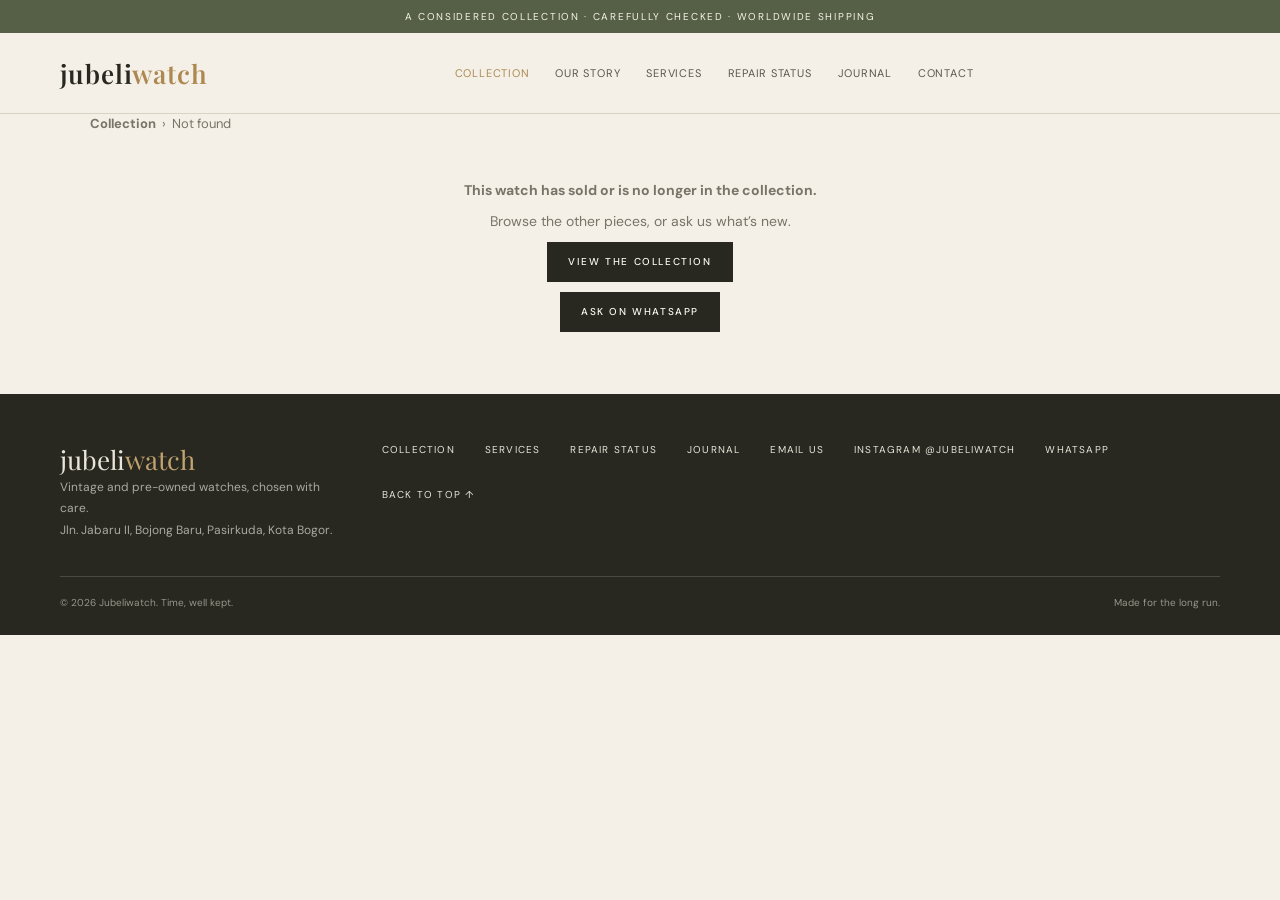
<file: unit.html>
<!DOCTYPE html>
<html lang="en">
<head>
    <meta charset="UTF-8">
    <meta name="viewport" content="width=device-width, initial-scale=1.0, viewport-fit=cover">
    <title>Watch details | Jubeliwatch</title>
    <meta name="description" content="Photos, price, and condition at Jubeliwatch.">
    <meta name="robots" content="noindex">
    <link rel="icon" type="image/svg+xml" href="favicon.svg">
    <link rel="icon" type="image/png" sizes="48x48" href="favicon-48.png">
    <link rel="icon" type="image/png" sizes="192x192" href="icon-192.png">
    <link rel="apple-touch-icon" href="apple-touch-icon.png">
    <meta name="theme-color" content="#f4f0e8">
    <link rel="preconnect" href="https://fonts.googleapis.com">
    <link rel="preconnect" href="https://fonts.gstatic.com" crossorigin>
    <link rel="stylesheet" href="https://fonts.googleapis.com/css2?family=Playfair+Display:wght@500;600;700&family=DM+Sans:opsz,wght@9..40,400..800&display=swap">
    <link rel="stylesheet" href="theme-dark.css">
    <link rel="stylesheet" href="layanan.css">
    <link rel="stylesheet" href="site.css">
    <script>document.documentElement.classList.add('js');</script>
    <script src="util.js"></script>
    <script src="site.js" defer></script>
    <script src="layanan-config.js" defer></script>
</head>
<body class="site" id="top">

    <!-- Sprite ikon & gradien material (disembunyikan, dipakai lewat <use>) -->

    <!-- Header / Navbar (link kembali ke index.html) -->
    <div class="announcement">A considered collection · Carefully checked · Worldwide shipping</div>
    <header class="topbar"><div class="wrap nav"><a class="brand" href="index.html">jubeli<span>watch</span></a><nav class="links" id="siteLinks"><a href="collection.html" aria-current="page">Collection</a><a href="index.html#about">Our story</a><a href="index.html#services">Services</a><a href="repair-status.html">Repair status</a><a href="index.html#journal">Journal</a><a href="index.html#contact">Contact</a></nav><div class="nav-right"><button class="iconbtn menu" id="menuBtn" type="button" aria-controls="siteLinks" aria-expanded="false">Menu</button></div></div></header>

    <!-- KONTEN: halaman satu unit (data/katalog.json, dipilih lewat ?k=KODE); tautan bagikan memakai unit/KODE.html yang meneruskan ke sini -->
    <main id="konten" class="cek-page unit-page">
        <div class="kat-wrap unit-wrap">
            <nav class="unit-krumb" aria-label="Breadcrumb"><a href="collection.html">Collection</a><span aria-hidden="true">&rsaquo;</span><span id="unit-krumb">&hellip;</span></nav>
            <div id="unit"><p class="ly-kosong">Loading&hellip;</p></div>
        </div>
    </div></main>
    <div class="unit-bar" id="unit-bar" hidden></div>

    <script>
document.addEventListener('DOMContentLoaded', function () {
    var C = window.JUBELI_LAYANAN || {}, toko = C.toko || {}, box = document.getElementById('unit'), bar = document.getElementById('unit-bar');
    var esc = AYRI_UTIL.esc, rupiah = AYRI_UTIL.rupiah, item = [], x = null;
    var kode = new URLSearchParams(location.search).get('k') || decodeURIComponent(location.hash.slice(1));
    var situs = (C.situsUrl || location.origin + '/');

    function judul(y) { return y.nama; }
    /* teks alt foto: judul + warna + kondisi bekas + nomor foto */
    function altFoto(y, n) { return judul(y) + (y.warna ? ' ' + y.warna : '') + (y.kategori === 'arloji' && y.kondisi === 'bekas' ? ' pre-owned' + (y.tingkat ? ' ' + y.tingkat : '') : '') + (n ? ' – photo ' + n : ''); }
    function kelompok(y) { return y.kategori === 'arloji' ? y.kondisi : 'aksesoris'; }
    function lencana(y) {
        return '<span class="kat-badge kat-' + (y.kategori === 'arloji' ? y.kondisi : 'aks') + '">' + (y.kategori === 'arloji' ? (y.kondisi === 'baru' ? 'New' : 'Pre-owned') : esc(y.jenis)) + '</span>' + (y.tingkat ? '<span class="kat-badge kat-tingkat">' + esc(y.tingkat) + '</span>' : '');
    }
    function wa(y) {
        return 'https://wa.me/' + (toko.wa || '') + '?text=' + encodeURIComponent('Hello Jubeliwatch, I’m interested in the ' + judul(y) + (y.warna ? ' (' + y.warna + ')' : '') + ' code ' + y.kode + ' priced ' + rupiah(y.harga) + '. Is it still available?\n' + situs + 'unit/' + y.kode + '.html');
    }
    function spek(y) {
        var b = [], tingkat = '';
        if (y.tingkat) (C.tingkatKondisi || []).forEach(function (t) { if (t[1] === y.tingkat) tingkat = t[2]; });
        if (y.kategori === 'arloji') {
            b.push(['Movement', y.jenis], ['Brand / model', y.nama]);
            if (y.warna) b.push(['Dial colour', y.warna]);
            b.push(['Condition', y.kondisi === 'baru' ? 'New' : 'Pre-owned' + (y.tingkat ? ' · ' + y.tingkat : '')]);
        } else {
            /* aksesoris: semuanya baru, jadi tanpa baris Kondisi */
            b.push(['Category', y.jenis], ['Name', y.nama]);
            if (y.warna) b.push(['Variant', y.warna]); /* isi kolom warna untuk aksesoris = varian (tipe, ukuran, tension), bukan warna */
        }
        if (y.sisa) b.push(['Stock', 'Balance ' + y.sisa]);
        b.push(['Code', y.kode]);
        return '<dl class="unit-spek">' + b.map(function (r) { return '<div><dt>' + esc(r[0]) + '</dt><dd>' + esc(r[1]) + '</dd></div>'; }).join('') + '</dl>' +
            (tingkat ? '<p class="unit-tingkat"><b>' + esc(y.tingkat) + ':</b> ' + esc(tingkat) + '.</p>' : '');
    }
    function galeri(y) {
        if (!y.foto.length) return '<div class="unit-galeri"><div class="unit-utama"><span class="kat-nofoto">Photo coming soon</span></div></div>';
        return '<div class="unit-galeri"><div class="unit-utama" id="unit-utama">' + y.foto.map(function (f, i) {
            return '<img src="' + esc(f.src) + '" alt="' + esc(altFoto(y, i + 1)) + '"' + (i ? ' loading="lazy"' : '') + ' decoding="async">';
        }).join('') + '</div>' + (y.foto.length > 1 ? '<span class="unit-hitung" id="unit-hitung">1 / ' + y.foto.length + '</span>' +
            '<div class="unit-thumbs" id="unit-thumbs">' + y.foto.map(function (f, i) { return '<button type="button" data-i="' + i + '" aria-label="Photo ' + (i + 1) + '" aria-current="' + (i === 0) + '"><img src="' + esc(f.kecil) + '" alt=""></button>'; }).join('') + '</div>' : '') + '</div>';
    }
    function kartu(y) {
        var f = y.foto[0];
        return '<a class="kat-item" href="unit.html?k=' + encodeURIComponent(y.kode) + '"><span class="kat-foto">' + (f ? '<img src="' + esc(f.kecil) + '" alt="' + esc(judul(y)) + '" loading="lazy" decoding="async">' : '<span class="kat-nofoto">Photo coming soon</span>') +
            '<span class="kat-badges kat-badges--foto">' + lencana(y) + '</span></span><span class="kat-isi"><span class="kat-harga">' + rupiah(y.harga) + '</span><b class="kat-nama">' + esc(judul(y)) + '</b><small>' + esc(y.warna || '') + '</small></span></a>';
    }
    function tampil() {
        document.title = judul(x) + ' – ' + rupiah(x.harga) + ' | Jubeliwatch';
        document.getElementById('unit-krumb').textContent = judul(x);
        var serupa = item.filter(function (y) { return y.kode !== x.kode && kelompok(y) === kelompok(x); }).sort(function (a, b) { return (b.jenis === x.jenis) - (a.jenis === x.jenis); }).slice(0, 4);
        box.innerHTML = '<div class="unit-grid">' + galeri(x) +
            '<section class="unit-info"><div class="kat-badges">' + lencana(x) + '</div><h1>' + esc(judul(x)) + '</h1>' +
            '<p class="kat-harga kat-harga--besar">' + rupiah(x.harga) + '</p>' +
            (x.status === 'dipesan' ? '<p class="unit-status unit-status--pesan">Reserved by another buyer. Ask us in case it falls through.</p>' : '<p class="unit-status">Available</p>') +
            spek(x) + (x.deskripsi ? '<div class="unit-desk"><h2>Description</h2><p>' + esc(x.deskripsi) + '</p></div>' : '') +
            '<div class="unit-aksi"><a class="ly-btn ly-btn--wa unit-wa" target="_blank" rel="noopener" href="' + esc(wa(x)) + '">Ask / order on WhatsApp</a><button type="button" class="ly-btn" id="unit-bagikan">Share</button></div>' +
            '<div class="unit-toko"><b>' + esc(toko.nama || 'Jubeliwatch') + '</b><span>' + esc(toko.alamat || '') + '</span>' + (toko.jam ? '<span>Opening hours: ' + esc(toko.jam) + '</span>' : '') + '<span class="ly-muted">Come and see it, try it on, and pay in person.</span></div>' +
            '</section></div>' +
            (serupa.length ? '<section class="unit-serupa"><h2>More pieces</h2><div class="kat-grid">' + serupa.map(kartu).join('') + '</div></section>' : '');
        bar.hidden = false;
        bar.innerHTML = '<div class="unit-bar__harga"><small>Price</small><b>' + rupiah(x.harga) + '</b></div><a class="ly-btn ly-btn--wa" target="_blank" rel="noopener" href="' + esc(wa(x)) + '">WhatsApp</a>';
        var utama = document.getElementById('unit-utama'), thumbs = document.getElementById('unit-thumbs'), hitung = document.getElementById('unit-hitung');
        if (utama && thumbs) {
            function pilih(i) { [].forEach.call(thumbs.children, function (b, n) { b.setAttribute('aria-current', n === i); }); if (hitung) hitung.textContent = (i + 1) + ' / ' + x.foto.length; }
            thumbs.addEventListener('click', function (e) { var b = e.target.closest('[data-i]'); if (b) utama.scrollTo({ left: +b.dataset.i * utama.clientWidth, behavior: 'smooth' }); });
            utama.addEventListener('scroll', function () { pilih(Math.round(utama.scrollLeft / Math.max(1, utama.clientWidth))); }, { passive: true });
        }
        document.getElementById('unit-bagikan').addEventListener('click', function () {
            var url = situs + 'unit/' + x.kode + '.html', data = { title: judul(x), text: judul(x) + ' – ' + rupiah(x.harga), url: url };
            if (navigator.share) navigator.share(data).catch(function () {});
            else if (navigator.clipboard) navigator.clipboard.writeText(url).then(function () { document.getElementById('unit-bagikan').textContent = 'Link copied'; });
        });
        var ld = { '@context': 'https://schema.org', '@type': 'Product', name: judul(x), sku: x.kode, description: x.deskripsi || undefined, image: x.foto.map(function (f, i) { return { '@type': 'ImageObject', contentUrl: situs + f.src, name: altFoto(x), caption: altFoto(x, i + 1) }; }),
            offers: { '@type': 'Offer', price: x.harga, priceCurrency: 'IDR', availability: 'https://schema.org/' + (x.status === 'dipesan' ? 'LimitedAvailability' : 'InStock'), itemCondition: 'https://schema.org/' + (x.kondisi === 'bekas' ? 'UsedCondition' : 'NewCondition') } };
        var s = document.createElement('script'); s.type = 'application/ld+json'; s.textContent = JSON.stringify(ld); document.head.appendChild(s);
    }
    function tidakAda() {
        document.getElementById('unit-krumb').textContent = 'Not found';
        box.innerHTML = '<div class="ly-kosong kat-kosong"><b>This watch has sold or is no longer in the collection.</b><span>Browse the other pieces, or ask us what’s new.</span>' +
            '<a class="ly-btn ly-btn--pri" href="collection.html">View the collection</a><a class="ly-btn ly-btn--wa" target="_blank" rel="noopener" href="https://wa.me/' + esc(toko.wa || '') + '?text=' + encodeURIComponent('Hello Jubeliwatch, I’d like to ask about a watch' + (kode ? ' (code ' + kode + ')' : '')) + '">Ask on WhatsApp</a></div>';
    }
    fetch('data/katalog.json', { cache: 'no-store' }).then(function (r) { return r.ok ? r.json() : { item: [] }; }).catch(function () { return { item: [] }; }).then(function (d) {
        item = d.item || []; x = item.filter(function (y) { return y.kode === kode; })[0];
        if (x) tampil(); else tidakAda();
    });
});
    </script>

    <!-- Footer -->
    <footer class="site-foot"><div class="wrap"><div class="footgrid"><div><div class="footbrand">jubeli<span>watch</span></div><p>Vintage and pre-owned watches, chosen with care.<br>Jln. Jabaru II, Bojong Baru, Pasirkuda, Kota Bogor.</p></div><div class="footlinks"><a href="collection.html">Collection</a><a href="index.html#services">Services</a><a href="repair-status.html">Repair status</a><a href="index.html#journal">Journal</a><a href="mailto:jubeliwatch@gmail.com">Email us</a><a href="https://instagram.com/jubeliwatch" target="_blank" rel="noopener noreferrer">Instagram @jubeliwatch</a><a href="https://wa.me/6285795738637" target="_blank" rel="noopener noreferrer">WhatsApp</a><a href="#top">Back to top ↑</a></div></div><div class="copyright"><span>© <span id="year"></span> Jubeliwatch. Time, well kept.</span><span>Made for the long run.</span></div></div></footer>

</body>
</html>
</file>
<file: theme-dark.css>
/* ==========================================================================
   Toko Gitar AYRI — theme-dark.css (sistem desain bersama)
   Dipakai semua halaman baru: token warna terang & gelap, dasar, komponen,
   header, menu, footer, tab bar, dan animasi. Gaya khusus halaman ada di
   style-index.css (beranda) dan style-artikel.css (artikel).
   Mode gelap: html[data-theme="dark"] (diatur oleh theme.js).
   Font: Fraunces (judul) + Plus Jakarta Sans (teks & UI).
   ========================================================================== */

/* 1. Design tokens
   ========================================================================== */
:root {
  color-scheme: light;

  --font-display: "Playfair Display", Georgia, serif;
  --font-sans: "DM Sans", ui-sans-serif, system-ui, -apple-system, "Segoe UI", Roboto, sans-serif;

  /* Netral hangat (bone & espresso) */
  --bg: #F4F0E8;
  --bg-alt: #EBE5D9;
  --surface: #FBF9F4;
  --surface-2: #F1ECE2;
  --ink: #282820;
  --ink-2: #4E4D43;
  --ink-3: #777568;
  --line: #E1DACD;
  --line-strong: #D2C9BA;

  /* Aksen brass / tembaga */
  --accent: #556047;
  --accent-2: #AD8951;
  --accent-bright: #AD8951;
  --accent-soft: #E8EADF;
  --accent-line: rgba(85, 96, 71, .28);
  --on-accent: #FFFFFF;

  /* Hijau WhatsApp (aksi utama) */
  --wa: #12804D;
  --wa-hover: #0E6B40;
  --wa-soft: #E2F1E8;
  --wa-ink: #0E6B40;

  --danger: #B42318;

  /* Kaca (glassmorphism) */
  --glass: rgba(250, 247, 242, .72);
  --glass-strong: rgba(250, 247, 242, .94);

  /* Bayangan lembut berlapis */
  --shadow-sm: 0 1px 2px rgba(28, 22, 16, .05), 0 2px 8px -2px rgba(28, 22, 16, .05);
  --shadow-md: 0 2px 4px rgba(28, 22, 16, .04), 0 14px 30px -10px rgba(28, 22, 16, .14);
  --shadow-lg: 0 4px 10px rgba(28, 22, 16, .04), 0 30px 60px -18px rgba(28, 22, 16, .22);

  /* Radius konsisten */
  --r-xs: 8px;
  --r-sm: 12px;
  --r-md: 16px;
  --r-lg: 22px;
  --r-xl: 28px;
  --r-pill: 999px;

  /* Gerak */
  --ease: cubic-bezier(.4, 0, .2, 1);
  --ease-out: cubic-bezier(.22, 1, .36, 1);
  --spring: cubic-bezier(.34, 1.56, .64, 1);

  /* Tata letak */
  --gutter: clamp(1rem, 4.5vw, 2rem);
  --header-h: 64px;
  --tabbar-h: 0px;

  /* Ikon & tekstur (dipakai lewat mask / background) */
  --grain: url("data:image/svg+xml,%3Csvg xmlns='http://www.w3.org/2000/svg' width='180' height='180'%3E%3Cfilter id='n'%3E%3CfeTurbulence type='fractalNoise' baseFrequency='.8' numOctaves='3' stitchTiles='stitch'/%3E%3C/filter%3E%3Crect width='100%25' height='100%25' filter='url(%23n)'/%3E%3C/svg%3E");
}

@media (min-width: 1024px) { :root { --header-h: 72px; } }
@media (max-width: 767.98px) { :root { --tabbar-h: 68px; } }

/* Mode gelap: espresso hangat, kontras nyaman (bukan hitam pekat / putih murni) */
html[data-theme="dark"] {
  color-scheme: dark;

  --bg: #161612;
  --bg-alt: #1B1B16;
  --surface: #20201A;
  --surface-2: #27271F;
  --ink: #EDE6DB;
  --ink-2: #C4B9AB;
  --ink-3: #998E81;
  --line: rgba(237, 230, 219, .09);
  --line-strong: rgba(237, 230, 219, .16);

  --accent: #C9A86F;
  --accent-2: #DCC293;
  --accent-bright: #D6B67E;
  --accent-soft: rgba(201, 168, 111, .12);
  --accent-line: rgba(201, 168, 111, .32);
  --on-accent: #1A140E;

  --wa: #1A8452;
  --wa-hover: #1E9A60;
  --wa-soft: rgba(46, 180, 115, .12);
  --wa-ink: #5CD196;

  --danger: #F97066;

  --glass: rgba(18, 16, 14, .68);
  --glass-strong: rgba(23, 20, 17, .95);

  --shadow-sm: inset 0 1px 0 rgba(255, 255, 255, .03), 0 1px 2px rgba(0, 0, 0, .4);
  --shadow-md: inset 0 1px 0 rgba(255, 255, 255, .04), 0 14px 32px -12px rgba(0, 0, 0, .65);
  --shadow-lg: inset 0 1px 0 rgba(255, 255, 255, .05), 0 30px 60px -18px rgba(0, 0, 0, .75);
}

/* Area yang selalu gelap (band, kartu penawaran, panel tuner, panggung metronom & footer) memakai token sendiri */
.section--band,
.offer,
.tm,
.mt-vis,
.site-footer {
  color-scheme: dark;
  --bg: #1A1512;
  --surface: rgba(255, 255, 255, .04);
  --surface-2: rgba(255, 255, 255, .07);
  --ink: #EFE8DD;
  --ink-2: #C4B9AB;
  --ink-3: #A39787;
  --line: rgba(239, 232, 221, .10);
  --line-strong: rgba(239, 232, 221, .18);
  --accent: #E2A65A;
  --accent-soft: rgba(226, 166, 90, .14);
  --accent-line: rgba(226, 166, 90, .38);
  --on-accent: #1A140E;
  --shadow-sm: inset 0 1px 0 rgba(255, 255, 255, .04);
}
.site-footer { --bg: #100D0B; }

/* 2. Dasar
   ========================================================================== */
*, *::before, *::after { box-sizing: border-box; }

html {
  -webkit-text-size-adjust: 100%;
  text-size-adjust: 100%;
  scroll-behavior: smooth;
  scroll-padding-top: calc(var(--header-h) + env(safe-area-inset-top) + 12px);
  -webkit-tap-highlight-color: transparent;
}

body {
  margin: 0;
  min-height: 100vh;
  padding-bottom: calc(var(--tabbar-h) + env(safe-area-inset-bottom));
  background: var(--bg);
  color: var(--ink);
  font-family: var(--font-sans);
  font-size: 1rem;
  line-height: 1.65;
  -webkit-font-smoothing: antialiased;
  -moz-osx-font-smoothing: grayscale;
  text-rendering: optimizeLegibility;
}

h1, h2, h3, h4, p, ul, figure { margin: 0; }
ul { padding: 0; list-style: none; }
a { color: inherit; text-decoration: none; }
img, svg, iframe { display: block; max-width: 100%; }
button { font: inherit; color: inherit; }
address { font-style: normal; }
[hidden] { display: none !important; }

::selection { background: var(--accent); color: var(--on-accent); }
:focus-visible { outline: 2px solid var(--accent); outline-offset: 3px; border-radius: 6px; }

.sprite { position: absolute; width: 0; height: 0; overflow: hidden; }
.sr-only { position: absolute; width: 1px; height: 1px; overflow: hidden; clip: rect(0 0 0 0); white-space: nowrap; }

.skip-link {
  position: fixed; left: 12px; top: 12px; z-index: 100;
  padding: 10px 16px; border-radius: var(--r-sm);
  background: var(--ink); color: var(--bg); font-weight: 700;
  transform: translateY(-200%); transition: transform .2s var(--ease);
}
.skip-link:focus { transform: none; }

.ic {
  width: 1.25rem; height: 1.25rem; flex: none;
  fill: none; stroke: currentColor; stroke-width: 1.8;
  stroke-linecap: round; stroke-linejoin: round;
}
.ic--fill { fill: currentColor; stroke: none; }

.text-accent { color: var(--accent); }

.container { width: min(100% - 2 * var(--gutter), 1180px); margin-inline: auto; }
.container--narrow { width: min(100% - 2 * var(--gutter), 920px); }

/* 3. Komponen dasar: tombol, ikon, chip
   ========================================================================== */
.btn {
  --btn-bg: var(--surface);
  --btn-ink: var(--ink);
  --btn-border: transparent;
  display: inline-flex; align-items: center; justify-content: center; gap: .6rem;
  min-height: 48px; padding: 0 1.35rem;
  border: 1px solid var(--btn-border); border-radius: var(--r-pill);
  background: var(--btn-bg); color: var(--btn-ink);
  font-size: .9375rem; font-weight: 650; line-height: 1.2; text-align: center;
  cursor: pointer; -webkit-user-select: none; user-select: none;
  transition: transform .25s var(--ease-out), box-shadow .3s var(--ease), background-color .2s, border-color .2s, color .2s;
}
.btn:active { transform: scale(.97); transition-duration: .08s; }
.btn .ic { width: 1.2em; height: 1.2em; }
.btn__arrow { transition: transform .3s var(--ease-out); }

.btn--wa {
  --btn-bg: var(--wa);
  --btn-ink: #fff;
  box-shadow: inset 0 1px 0 rgba(255, 255, 255, .18), 0 10px 22px -10px rgba(18, 128, 77, .65);
}
.btn--ghost { --btn-bg: var(--surface); --btn-border: var(--line-strong); box-shadow: var(--shadow-sm); }
.btn--dark { --btn-bg: var(--ink); --btn-ink: var(--bg); }

.btn--lg { min-height: 56px; padding: 0 1.75rem; font-size: 1rem; }
.btn--sm { min-height: 40px; padding: 0 1rem; font-size: .875rem; }

@media (hover: hover) {
  .btn:hover { transform: translateY(-2px); }
  .btn:hover .btn__arrow { transform: translateX(4px); }
  .btn--wa:hover { --btn-bg: var(--wa-hover); box-shadow: inset 0 1px 0 rgba(255, 255, 255, .18), 0 16px 30px -12px rgba(18, 128, 77, .7); }
  .btn--ghost:hover { --btn-border: var(--ink-3); box-shadow: var(--shadow-md); }
  .btn--dark:hover { box-shadow: var(--shadow-md); }
}

.icon-btn {
  display: inline-grid; place-items: center; flex: none;
  width: 44px; height: 44px; padding: 0;
  border: 1px solid var(--line); border-radius: var(--r-sm);
  background: var(--surface); color: var(--ink);
  cursor: pointer;
  transition: border-color .2s, background-color .2s, transform .15s var(--ease);
}
.icon-btn:hover { border-color: var(--line-strong); }
.icon-btn:active { transform: scale(.92); }

.icon-tile {
  display: inline-grid; place-items: center; flex: none;
  width: 44px; height: 44px; border-radius: var(--r-sm);
  background: var(--accent-soft); color: var(--accent);
  transition: background-color .3s var(--ease), color .3s var(--ease), transform .5s var(--spring);
}
.icon-tile .ic { width: 22px; height: 22px; }
.icon-tile--lg { width: 56px; height: 56px; border-radius: var(--r-md); }
.icon-tile--lg .ic { width: 26px; height: 26px; }

.chip {
  display: inline-flex; align-items: center; flex: none;
  height: 38px; padding: 0 16px;
  border: 1px solid var(--line-strong); border-radius: var(--r-pill);
  background: var(--surface); color: var(--ink-2);
  font-size: .875rem; font-weight: 600; white-space: nowrap;
  transition: background-color .25s, color .25s, border-color .25s, transform .15s;
}
.chip:active { transform: scale(.96); }
.chip.is-active { background: var(--ink); border-color: var(--ink); color: var(--bg); }

.tag {
  display: inline-flex; align-items: center; height: 26px; padding: 0 10px;
  border-radius: var(--r-pill); background: var(--accent-soft); color: var(--accent);
  font-size: .75rem; font-weight: 700; letter-spacing: .06em; text-transform: uppercase;
}

.badge {
  display: inline-flex; align-items: center; height: 24px; padding: 0 10px;
  border-radius: var(--r-pill); background: var(--wa-soft); color: var(--wa-ink);
  font-size: .75rem; font-weight: 700; letter-spacing: 0; white-space: nowrap;
}

/* 4. Header & navigasi
   ========================================================================== */
.site-header {
  position: fixed; inset: 0 0 auto; z-index: 60;
  padding-top: env(safe-area-inset-top);
  border-bottom: 1px solid transparent;
  transition: border-color .35s var(--ease), box-shadow .35s var(--ease);
}
/* Lapisan kaca di pseudo-element agar menu mobile tetap bisa ber-blur sendiri */
.site-header::before {
  content: ""; position: absolute; inset: 0; z-index: -1;
  background: var(--glass);
  -webkit-backdrop-filter: blur(18px) saturate(1.6);
  backdrop-filter: blur(18px) saturate(1.6);
  opacity: 0; transition: opacity .35s var(--ease);
}
.site-header.is-scrolled::before,
.site-header.menu-open::before { opacity: 1; }
.site-header.is-scrolled { border-bottom-color: var(--line); box-shadow: 0 10px 30px -22px rgba(28, 22, 16, .45); }

.nav { display: flex; align-items: center; gap: 12px; height: var(--header-h); }

.brand {
  display: inline-flex; align-items: center; gap: 10px; margin-right: auto;
  font-size: 1.0625rem; font-weight: 800; letter-spacing: -.01em; color: var(--ink);
}
.brand__mark {
  display: inline-block; flex: none; width: 28px; height: 33px;
  background: linear-gradient(135deg, #AD8951, #556047);
  -webkit-mask: url("logo/jubeli-ikon.svg") center / contain no-repeat; mask: url("logo/jubeli-ikon.svg") center / contain no-repeat;
  transition: transform .6s var(--spring);
}
.brand__name { white-space: nowrap; }
@media (hover: hover) { .brand:hover .brand__mark { transform: rotate(-14deg) scale(1.06); } }
@media (min-width: 640px) { .brand { font-size: 1.1875rem; } }

.nav__links { display: none; }
.nav__link {
  display: inline-flex; align-items: center; height: 40px; padding: 0 11px;
  border-radius: var(--r-pill);
  font-size: .9063rem; font-weight: 600; color: var(--ink-2);
  transition: color .2s, background-color .25s;
}
.nav__link:hover { color: var(--ink); background: var(--surface-2); }
.nav__link.is-active { color: var(--accent); background: var(--accent-soft); }

.nav__actions { display: flex; align-items: center; gap: 8px; }
.nav__cta { display: none; }

.nav__toggle .ic { grid-area: 1 / 1; transition: opacity .2s var(--ease), transform .35s var(--ease-out); }
.nav__toggle .ic--close { opacity: 0; transform: rotate(-90deg) scale(.6); }
.nav__toggle[aria-expanded="true"] .ic--menu { opacity: 0; transform: rotate(90deg) scale(.6); }
.nav__toggle[aria-expanded="true"] .ic--close { opacity: 1; transform: none; }

@media (min-width: 1024px) {
  .brand { margin-right: 0; }
  .nav__links { display: flex; align-items: center; gap: 2px; margin-inline: auto; }
  .nav__cta { display: inline-flex; }
  .nav__toggle { display: none; }
}
@media (min-width: 1024px) and (max-width: 1199.98px) {
  .nav__cta { width: 40px; padding: 0; }
  .nav__cta-label { position: absolute; width: 1px; height: 1px; overflow: hidden; clip: rect(0 0 0 0); white-space: nowrap; }
}
@media (min-width: 1200px) { .nav__link { padding: 0 14px; font-size: .9375rem; } }

/* Menu mobile (panel kaca turun dari header) */
.mobile-menu {
  position: absolute; left: 0; right: 0; top: 100%;
  max-height: calc(100dvh - var(--header-h) - env(safe-area-inset-top));
  overflow-y: auto; overscroll-behavior: contain;
  background: var(--glass-strong);
  -webkit-backdrop-filter: blur(24px) saturate(1.6);
  backdrop-filter: blur(24px) saturate(1.6);
  border-bottom: 1px solid var(--line);
  box-shadow: var(--shadow-lg);
  opacity: 0; visibility: hidden; transform: translateY(-10px);
  transition: opacity .2s var(--ease), transform .3s var(--ease-out), visibility 0s linear .3s;
}
.mobile-menu.is-open {
  opacity: 1; visibility: visible; transform: none;
  transition: opacity .25s var(--ease), transform .4s var(--ease-out), visibility 0s;
}
.mobile-menu__list { padding: 8px 0 16px; }
.mobile-menu.is-open li { animation: menu-in .45s var(--ease-out) backwards; animation-delay: calc(var(--i) * 35ms + 60ms); }
.mobile-link {
  display: flex; align-items: center; gap: 14px;
  min-height: 58px; padding: 6px 2px;
  border-bottom: 1px solid var(--line);
  font-size: 1.0625rem; font-weight: 600; color: var(--ink);
  transition: color .2s;
}
.mobile-menu__list li:last-child .mobile-link { border-bottom: 0; }
.mobile-link__icon {
  display: grid; place-items: center; flex: none;
  width: 40px; height: 40px; border-radius: var(--r-sm);
  background: var(--accent-soft); color: var(--accent);
}
.mobile-link__chev { width: 18px; height: 18px; margin-left: auto; color: var(--ink-3); transition: transform .25s var(--ease-out); }
.mobile-link:hover .mobile-link__chev { transform: translateX(3px); }
.mobile-link:active { color: var(--accent); }
@media (min-width: 1024px) { .mobile-menu { display: none; } }


/* Grafik nut (dipakai beranda & artikel) */
.nut { width: 100%; max-width: 160px; height: auto; filter: drop-shadow(0 6px 8px rgba(40, 24, 8, .22)); }
.nut--horn use { stroke: rgba(255, 255, 255, .24); stroke-width: 1.5; }
.swatch {
  border-radius: var(--r-sm);
  background:
    radial-gradient(80% 90% at 50% 30%, rgba(226, 166, 90, .22), transparent 70%),
    repeating-linear-gradient(180deg, rgba(255, 255, 255, .025) 0 1px, transparent 1px 4px),
    linear-gradient(160deg, #3D281A, #1F140C);
  box-shadow: inset 0 1px 0 rgba(255, 255, 255, .06), inset 0 -8px 16px -8px rgba(0, 0, 0, .5);
}

/* 5. Kerangka section
   ========================================================================== */
.section { position: relative; padding-block: clamp(4rem, 3rem + 5vw, 7rem); }
.section--alt { background: var(--bg-alt); }

.section-head { max-width: 46rem; margin-bottom: clamp(2rem, 1.5rem + 2vw, 3.25rem); }
.eyebrow {
  display: inline-flex; align-items: center; gap: 10px; margin-bottom: 14px;
  font-size: .75rem; font-weight: 700; letter-spacing: .14em; text-transform: uppercase;
  color: var(--accent);
}
.eyebrow::before { content: ""; width: 22px; height: 2px; border-radius: 2px; background: currentColor; opacity: .8; }
.section-title {
  font-family: var(--font-display); font-weight: 600; font-optical-sizing: auto;
  font-size: clamp(1.85rem, 1.35rem + 2.2vw, 2.85rem);
  line-height: 1.1; letter-spacing: -.02em; text-wrap: balance;
  color: var(--ink);
}
.section-sub {
  margin-top: 14px;
  font-size: clamp(1rem, .95rem + .25vw, 1.125rem);
  color: var(--ink-2); text-wrap: pretty;
}

/* 6. Footer
   ========================================================================== */
.site-footer {
  padding-top: clamp(3.5rem, 6vw, 5rem);
  background: var(--bg); color: var(--ink-2);
  border-top: 1px solid var(--accent-line);
}
.footer__grid { display: grid; gap: 36px; }
@media (min-width: 560px) {
  .footer__grid { grid-template-columns: 1fr 1fr; }
  .footer__brand { grid-column: 1 / -1; }
}
@media (min-width: 960px) {
  .footer__grid { grid-template-columns: 1.4fr repeat(3, minmax(0, 1fr)); gap: 48px; }
  .footer__brand { grid-column: auto; }
}
.footer__brand .brand { color: var(--ink); }
.footer__desc { max-width: 22rem; margin-top: 14px; font-size: .9375rem; color: var(--ink-3); }
.footer__title { margin-bottom: 16px; font-size: .75rem; font-weight: 700; letter-spacing: .14em; text-transform: uppercase; color: var(--ink-3); }
.footer__list { display: grid; gap: 12px; }
.footer__list--plain { grid-template-columns: 1fr 1fr; gap: 10px 16px; }
@media (min-width: 560px) { .footer__list--plain { grid-template-columns: 1fr; } }
.footer__link { display: inline-flex; align-items: center; gap: 12px; font-size: .9375rem; color: var(--ink-2); transition: color .2s; }
.footer__link:hover { color: var(--ink); }
.footer__list--plain .footer__link:hover { color: var(--accent); }
.footer__icon {
  display: grid; place-items: center; flex: none;
  width: 36px; height: 36px; border-radius: var(--r-sm);
  border: 1px solid var(--line); background: var(--surface);
  transition: transform .45s var(--spring), border-color .2s;
}
.footer__icon .ic { width: 18px; height: 18px; }
.footer__icon--wa { color: #25D366; }
.footer__icon--ig { color: #E4405F; }
.footer__icon--shopee { color: #EE4D2D; }
.footer__icon--tokopedia { color: #42B549; }
.footer__link:hover .footer__icon { transform: translateY(-2px) scale(1.06); border-color: var(--line-strong); }

.footer__bottom {
  display: flex; flex-wrap: wrap; align-items: center; justify-content: space-between; gap: 12px;
  margin-top: 48px; padding: 24px 0;
  border-top: 1px solid var(--line);
  font-size: .8125rem; color: var(--ink-3);
}
.footer__top { display: inline-flex; align-items: center; gap: 6px; font-weight: 600; color: var(--ink-2); transition: color .2s; }
.footer__top .ic { width: 16px; height: 16px; transition: transform .3s var(--ease-out); }
.footer__top:hover { color: var(--ink); }
.footer__top:hover .ic { transform: translateY(-3px); }

/* 7. Tombol WA melayang & tab bar mobile
   ========================================================================== */
.fab-wa {
  position: fixed; right: 24px; bottom: 24px; z-index: 55;
  display: none; place-items: center;
  width: 60px; height: 60px; border-radius: 50%;
  background: var(--wa); color: #fff;
  box-shadow: inset 0 1px 0 rgba(255, 255, 255, .2), 0 14px 30px -10px rgba(18, 128, 77, .65);
  transition: transform .45s var(--spring), background-color .2s;
}
.fab-wa .ic { width: 28px; height: 28px; }
.fab-wa::after {
  content: ""; position: absolute; inset: 0; border-radius: inherit;
  border: 2px solid var(--wa); pointer-events: none;
  animation: ring 2.8s var(--ease-out) infinite;
}
.fab-wa:hover { transform: scale(1.08); background: var(--wa-hover); }
.fab-wa:active { transform: scale(.94); }
@media (min-width: 768px) { .fab-wa { display: grid; } }

.tabbar {
  position: fixed; left: 0; right: 0; bottom: 0; z-index: 55;
  display: grid; grid-template-columns: repeat(5, 1fr); align-items: end;
  height: calc(var(--tabbar-h) + env(safe-area-inset-bottom));
  padding: 0 6px env(safe-area-inset-bottom);
  background: var(--glass-strong);
  -webkit-backdrop-filter: blur(20px) saturate(1.6);
  backdrop-filter: blur(20px) saturate(1.6);
  border-top: 1px solid var(--line);
  box-shadow: 0 -10px 30px -20px rgba(28, 22, 16, .35);
}
@media (min-width: 768px) { .tabbar { display: none; } }

.tabbar__item,
.tabbar__wa {
  position: relative;
  display: flex; flex-direction: column; align-items: center; justify-content: center; gap: 4px;
  height: var(--tabbar-h);
  font-size: .6875rem; font-weight: 600; letter-spacing: .01em;
  color: var(--ink-3); transition: color .2s;
}
.tabbar__item .ic { width: 22px; height: 22px; transition: transform .35s var(--spring); }
.tabbar__item::before {
  content: ""; position: absolute; top: 0; left: 50%;
  width: 22px; height: 3px; margin-left: -11px; border-radius: 0 0 3px 3px;
  background: var(--accent);
  transform: scaleX(0); transition: transform .35s var(--ease-out);
}
.tabbar__item.is-active { color: var(--accent); }
.tabbar__item.is-active::before { transform: scaleX(1); }
.tabbar__item.is-active .ic { transform: translateY(-1px) scale(1.08); }
.tabbar__item:active .ic { transform: scale(.86); }

.tabbar__wa { justify-content: flex-end; padding-bottom: 9px; color: var(--wa-ink); }
.tabbar__wa-btn {
  display: grid; place-items: center;
  width: 54px; height: 54px; margin-top: -28px;
  border: 4px solid var(--bg); border-radius: 50%;
  background: var(--wa); color: #fff;
  box-shadow: 0 10px 20px -8px rgba(18, 128, 77, .6);
  transition: transform .3s var(--spring);
}
.tabbar__wa-btn .ic { width: 24px; height: 24px; }
.tabbar__wa:active .tabbar__wa-btn { transform: scale(.9); }

/* 8. Animasi
   ========================================================================== */
/* Fade-in saat di-scroll (hanya bila JS aktif, jadi konten tetap tampil tanpa JS) */
.js [data-reveal]:not(.is-in) { opacity: 0; }
.js [data-reveal].is-in { animation: reveal .85s var(--ease-out) backwards; animation-delay: calc(var(--i, 0) * 90ms); }

/* Transisi warna halus saat ganti tema */
.theme-anim,
.theme-anim *,
.theme-anim *::before,
.theme-anim *::after {
  transition: background-color .4s var(--ease), border-color .4s var(--ease), color .4s var(--ease), fill .4s var(--ease), box-shadow .4s var(--ease) !important;
}

/* Transisi antar halaman (View Transitions API, browser modern) */
@view-transition { navigation: auto; }
::view-transition-old(root) { animation: vt-out .22s var(--ease) both; }
::view-transition-new(root) { animation: vt-in .45s var(--ease-out) both; }

@keyframes rise { from { opacity: 0; translate: 0 18px; } }
@keyframes reveal { from { opacity: 0; translate: 0 24px; } }
@keyframes menu-in { from { opacity: 0; translate: 0 -6px; } }
@keyframes float { 0%, 100% { translate: 0 0; } 50% { translate: 0 -6px; } }
@keyframes ping { 0% { box-shadow: 0 0 0 0 rgba(208, 138, 46, .5); } 70%, 100% { box-shadow: 0 0 0 8px rgba(208, 138, 46, 0); } }
@keyframes ring { 0% { opacity: .7; transform: scale(1); } 80%, 100% { opacity: 0; transform: scale(1.45); } }
@keyframes vt-out { to { opacity: 0; } }
@keyframes vt-in { from { opacity: 0; translate: 0 12px; } }
@media (prefers-reduced-motion: reduce) {
  html { scroll-behavior: auto; }
  *, *::before, *::after {
    animation-duration: .01ms !important;
    animation-iteration-count: 1 !important;
    animation-delay: 0s !important;
    transition-duration: .01ms !important;
  }
  .js [data-reveal]:not(.is-in) { opacity: 1; }
  @view-transition { navigation: none; }
}
</file>
<file: layanan.css>
/* Layanan servis: admin, cek status, nota. Token warna/huruf dari theme-dark.css */

/* ---------- komponen bersama ---------- */
.st-chip {
  display: inline-flex; align-items: center; gap: 6px; padding: 4px 10px;
  border-radius: var(--r-pill); font-size: .75rem; font-weight: 800; letter-spacing: .01em; white-space: nowrap;
  background: var(--surface-2); color: var(--ink-2); border: 1px solid var(--line);
}
.st-chip::before { content: ""; width: 7px; height: 7px; border-radius: 50%; background: currentColor; }
.st-menunggu_dp { color: #A15C07; background: #FEF3E2; border-color: #F7D9A8; }
.st-antri { color: #2659A8; background: #E8F0FC; border-color: #C3D6F5; }
.st-dikerjakan { color: #6B3FA0; background: #F1EAFB; border-color: #DCCBF3; }
.st-selesai { color: #0E6B40; background: #E2F1E8; border-color: #B7DEC7; }
.st-diambil { color: var(--ink-3); }
.st-batal { color: var(--danger); }
html[data-theme="dark"] .st-menunggu_dp { color: #F5B65C; background: rgba(245, 182, 92, .1); border-color: rgba(245, 182, 92, .3); }
html[data-theme="dark"] .st-antri { color: #8CB4F5; background: rgba(140, 180, 245, .1); border-color: rgba(140, 180, 245, .3); }
html[data-theme="dark"] .st-dikerjakan { color: #C4A3F2; background: rgba(196, 163, 242, .1); border-color: rgba(196, 163, 242, .3); }
html[data-theme="dark"] .st-selesai { color: #5CD196; background: rgba(92, 209, 150, .1); border-color: rgba(92, 209, 150, .3); }

.ly-card {
  min-width: 0; margin: 0; padding: 16px; border: 1px solid var(--line); border-radius: var(--r-lg);
  background: var(--surface); box-shadow: var(--shadow-sm);
}
.ly-card > legend, .ly-card > h2 { margin: 0 0 12px; padding: 0; font: 700 1.0625rem/1.2 var(--font-display); color: var(--ink); }
.ly-card > legend { float: left; width: 100%; }
.ly-card > legend + * { clear: both; }
.ly-muted { color: var(--ink-3); font-size: .875rem; }
.ly-sum { display: grid; gap: 6px; margin-top: 12px; padding-top: 12px; border-top: 1px dashed var(--line-strong); font-size: .9375rem; }
.ly-sum > div { display: flex; justify-content: space-between; gap: 12px; }
.ly-sum > div > span:last-child { font-weight: 700; font-variant-numeric: tabular-nums; white-space: nowrap; }
.ly-sum .ly-total { font-size: 1.0625rem; font-weight: 800; color: var(--ink); }
.ly-warn { color: #A15C07; }
html[data-theme="dark"] .ly-warn { color: #F5B65C; }
.ly-telat { color: var(--danger); }
.ly-sum .ly-ok { color: var(--wa-ink); }

.ly-foto { display: grid; grid-template-columns: repeat(auto-fill, minmax(104px, 1fr)); gap: 8px; }
.ly-foto figure { position: relative; margin: 0; overflow: hidden; border-radius: var(--r-sm); background: var(--surface-2); aspect-ratio: 1; }
.ly-foto img { width: 100%; height: 100%; object-fit: cover; }
.ly-foto figcaption { position: absolute; inset: auto 0 0; padding: 14px 6px 5px; font-size: .6875rem; font-weight: 600; line-height: 1.2; color: #fff; background: linear-gradient(transparent, rgba(0, 0, 0, .7)); }

/* ---------- halaman admin ---------- */
body.ly { min-height: 100dvh; background: var(--bg); color: var(--ink); font-family: var(--font-sans); }
.ly-top {
  position: sticky; top: 0; z-index: 20; display: flex; align-items: center; gap: 10px;
  padding: calc(8px + env(safe-area-inset-top)) 14px 8px; border-bottom: 1px solid var(--line);
  background: var(--glass-strong); backdrop-filter: blur(12px);
}
.ly-top b { font: 700 1.0625rem var(--font-display); white-space: nowrap; }
.ly-top b span { color: var(--accent); }
.ly-tabs { display: flex; gap: 4px; margin-left: auto; padding: 3px; border-radius: var(--r-pill); background: var(--surface-2); overflow-x: auto; scrollbar-width: none; }
.ly-tabs a { flex: none; padding: 6px 12px; border-radius: var(--r-pill); font-size: .8125rem; font-weight: 700; color: var(--ink-3); }
.ly-tabs a[aria-current="page"] { background: var(--surface); color: var(--ink); box-shadow: var(--shadow-sm); }
.ly-main { display: grid; gap: 12px; width: min(100% - 24px, 760px); margin: 14px auto 120px; }
.ly-main > section { display: grid; gap: 12px; }
.ly-main h1 { font: 700 1.5rem/1.15 var(--font-display); }
.ly-head { display: flex; flex-wrap: wrap; align-items: center; gap: 8px 12px; }
.ly-head h1 { flex: 1 1 auto; }
.ly-back { font-size: .875rem; font-weight: 700; color: var(--accent); }
.ly-kode { font: 800 1.25rem/1 ui-monospace, Menlo, Consolas, monospace; letter-spacing: .06em; color: var(--accent); }
.ly-kode small, .ly-kode a { font: 600 .8rem var(--font-sans); letter-spacing: 0; color: var(--ink-3); }

.ly-f { display: grid; gap: 10px; }
.ly-f label, .ly-lbl { display: grid; align-content: start; gap: 5px; font-size: .8125rem; font-weight: 700; color: var(--ink-2); }
.ly-f input:not([type="checkbox"]):not([type="file"]), .ly-f select, .ly-f textarea, .ly-in {
  width: 100%; min-height: 44px; padding: 9px 12px; border: 1px solid var(--line-strong); border-radius: var(--r-sm);
  background: var(--surface); color: var(--ink); font: 500 1rem/1.35 var(--font-sans);
}
.ly-f textarea { min-height: 84px; resize: vertical; }
.ly-f input:focus, .ly-f select:focus, .ly-f textarea:focus, .ly-in:focus { outline: 2px solid var(--accent-line); border-color: var(--accent); }
.ly-row2 { display: grid; grid-template-columns: repeat(auto-fit, minmax(150px, 1fr)); gap: 10px; }
.ly-cek { display: flex !important; align-items: flex-start; gap: 10px; font-weight: 600 !important; line-height: 1.35; }
.ly-cek input { flex: none; width: 20px; height: 20px; margin: 1px 0 0; accent-color: var(--accent); }
.ly-hint { font-size: .75rem; font-weight: 500; color: var(--ink-3); }

.ly-btn {
  display: inline-flex; align-items: center; justify-content: center; gap: 6px; min-height: 42px; padding: 0 14px;
  border: 1px solid var(--line-strong); border-radius: var(--r-pill); background: var(--surface); color: var(--ink);
  font: 700 .875rem/1 var(--font-sans); cursor: pointer; white-space: nowrap;
}
.ly-btn:active { transform: scale(.97); }
.ly-btn[disabled] { opacity: .5; pointer-events: none; }
.ly-btn--pri { border-color: var(--accent); background: var(--accent); color: var(--on-accent); }
.ly-btn--wa { border-color: var(--wa); background: var(--wa); color: #fff; }
.ly-btn--del { color: var(--danger); }
.ly-btn--sm { min-height: 34px; padding: 0 11px; font-size: .8125rem; }
.ly-btn--ikon { width: 40px; min-height: 40px; padding: 0; }
.ly-btn--ikon svg { width: 20px; height: 20px; fill: none; stroke: currentColor; stroke-width: 1.9; stroke-linecap: round; stroke-linejoin: round; }
.ly-item__b { gap: 8px; }
.ly-btns { display: flex; flex-wrap: wrap; gap: 8px; }

/* tombol kirim WhatsApp: kartu dengan ikon, judul, dan keterangan singkat */
.ly-wa { display: grid; border: 1px solid var(--line-strong); border-radius: var(--r-md, 14px); background: var(--surface); overflow: hidden; }
.ly-wa__b {
  display: flex; align-items: center; gap: 12px; width: 100%; min-height: 60px; padding: 9px 14px 9px 12px; text-align: left;
  border: 0; border-radius: 0; background: transparent; color: var(--ink); cursor: pointer;
}
.ly-wa__b + .ly-wa__b { border-top: 1px solid var(--line); }
.ly-wa__b:hover, .ly-wa__b:active { background: var(--surface-2); }
.ly-wa__i { flex: none; display: grid; place-items: center; width: 38px; height: 38px; border-radius: 50%; background: var(--wa); color: #fff; }
.ly-wa__go { flex: none; width: 18px; height: 18px; margin-left: auto; fill: none; stroke: var(--ink-3); stroke-width: 2; stroke-linecap: round; stroke-linejoin: round; }
.ly-wa__t { display: grid; gap: 2px; min-width: 0; }
.ly-wa__t b { font: 700 .9rem/1.2 var(--font-sans); }
.ly-wa__t small { font: 500 .75rem/1.25 var(--font-sans); color: var(--ink-3); }
/* kartu aksi berikon (dua kolom); Hapus selalu selebar kartu dan berwarna merah; kartu terakhir yang ganjil melebar penuh */
.ly-sub { margin: 18px 2px 8px; font: 700 .9375rem/1.2 var(--font-sans); color: var(--ink-2); }
.ly-wa + .ly-aksi { margin-top: 8px; }
.ly-aksi { display: grid; grid-template-columns: repeat(2, minmax(0, 1fr)); gap: 8px; }
.ly-akt {
  display: flex; align-items: center; gap: 10px; min-height: 56px; padding: 8px 12px 8px 10px; text-align: left; text-decoration: none;
  border: 1px solid var(--line-strong); border-radius: var(--r-md, 14px); background: var(--surface); color: var(--ink);
  font: 600 .875rem/1.25 var(--font-sans); cursor: pointer;
}
.ly-akt:active { transform: scale(.98); }
.ly-akt[disabled] { opacity: .5; pointer-events: none; }
.ly-akt__i { flex: none; display: grid; place-items: center; width: 34px; height: 34px; border-radius: 50%; background: var(--surface-2); color: var(--ink-2); }
.ly-akt__i svg { width: 18px; height: 18px; fill: none; stroke: currentColor; stroke-width: 1.8; stroke-linecap: round; stroke-linejoin: round; }
.ly-akt__t { min-width: 0; }
.ly-aksi > .ly-akt:last-child:nth-child(odd), .ly-akt--lebar { grid-column: 1 / -1; }
.ly-akt--pri { border-color: var(--accent); background: var(--accent); color: var(--on-accent); }
.ly-akt--pri .ly-akt__i { background: rgba(0, 0, 0, .14); color: inherit; }
.ly-akt--del { grid-column: 1 / -1; justify-content: center; color: var(--danger); border-color: rgba(220, 70, 60, .45); background: rgba(220, 70, 60, .08); }
.ly-akt--del .ly-akt__i { width: 26px; height: 26px; background: transparent; color: inherit; }
.ly-hint--c { margin-top: 12px; text-align: center; }
@media (max-width: 340px) { .ly-aksi { grid-template-columns: minmax(0, 1fr); } }
.ly-x { flex: none; width: 34px; height: 34px; border: 0; border-radius: 50%; background: var(--surface-2); color: var(--ink-3); font-size: 1.1rem; cursor: pointer; }

.ly-save {
  position: fixed; inset: auto 0 0; z-index: 15; display: flex; justify-content: center; gap: 8px;
  padding: 10px 12px calc(10px + env(safe-area-inset-bottom)); border-top: 1px solid var(--line); background: var(--glass-strong); backdrop-filter: blur(12px);
}
.ly-save .ly-btn { flex: 1 1 0; max-width: 360px; min-height: 48px; font-size: 1rem; }
.ly-dirty { position: absolute; top: -26px; left: 50%; transform: translateX(-50%); padding: 3px 10px; border-radius: var(--r-pill); background: #A15C07; color: #fff; font-size: .7rem; font-weight: 700; }

/* daftar servis */
.ly-cari { display: flex; gap: 8px; }
.ly-cari input { flex: 1; }
.ly-filter { display: flex; gap: 6px; overflow-x: auto; padding-bottom: 2px; scrollbar-width: none; }
.ly-filter button { flex: none; padding: 7px 12px; border: 1px solid var(--line); border-radius: var(--r-pill); background: var(--surface); color: var(--ink-2); font: 700 .8125rem var(--font-sans); cursor: pointer; }
.ly-filter button[aria-pressed="true"] { border-color: var(--ink); background: var(--ink); color: var(--bg); }
.ly-filter b { margin-left: 4px; opacity: .7; }
.ly-list { display: grid; gap: 8px; }
.ly-item {
  position: relative; display: grid; grid-template-columns: 1fr auto; gap: 4px 10px; padding: 12px 14px;
  border: 1px solid var(--line); border-radius: var(--r-md); background: var(--surface); color: inherit;
}
.ly-item:active { transform: scale(.99); }
.ly-item__k { font: 800 .8125rem ui-monospace, Menlo, Consolas, monospace; letter-spacing: .04em; color: var(--accent); }
.ly-item__t { grid-column: 1 / -1; font-weight: 700; }
.ly-item__m { grid-column: 1 / -1; display: flex; flex-wrap: wrap; gap: 4px 12px; font-size: .8125rem; color: var(--ink-3); }
.ly-item__m .ly-telat, .ly-item__m .ly-warn { font-weight: 700; }
.ly-kosong { padding: 30px 10px; text-align: center; color: var(--ink-3); }

/* baris jasa/part */
.ly-items { display: grid; gap: 8px; }
.ly-it { display: grid; grid-template-columns: minmax(0, 1fr) minmax(0, 1fr); gap: 8px; align-items: end; padding: 10px; border: 1px solid var(--line); border-radius: var(--r-sm); background: var(--surface-2); }
.ly-it .ly-in { width: 100%; min-height: 40px; padding: 7px 10px; font-size: .9375rem; }
.ly-it .ly-lbl { font-size: .7rem; }
.ly-it__n { grid-column: 1 / -1; }
.ly-it__tag { grid-column: 1 / -1; display: flex; align-items: center; justify-content: space-between; gap: 8px; margin: -2px 0 -4px; font-size: .7rem; font-weight: 800; letter-spacing: .06em; text-transform: uppercase; color: var(--ink-3); }
.ly-it__tag .ly-x { width: 30px; height: 30px; }
.ly-add { display: flex; flex-wrap: wrap; gap: 8px; margin-top: 10px; }
.ly-add select { flex: 1 1 220px; }

/* status */
.ly-status { display: grid; grid-template-columns: repeat(auto-fit, minmax(130px, 1fr)); gap: 6px; }
.ly-status button { min-height: 44px; padding: 6px 10px; border: 1px solid var(--line-strong); border-radius: var(--r-sm); background: var(--surface); color: var(--ink-2); font: 700 .8125rem/1.2 var(--font-sans); cursor: pointer; }
.ly-status button[aria-pressed="true"] { border-color: var(--accent); background: var(--accent); color: var(--on-accent); }

/* pembayaran */
.ly-bayar { display: grid; gap: 6px; }
.ly-bayar > div { display: flex; align-items: center; gap: 10px; padding: 8px 10px; border-radius: var(--r-sm); background: var(--surface-2); font-size: .875rem; }
.ly-bayar > div > span:first-child { flex: 1; }
.ly-bayar b { font-variant-numeric: tabular-nums; }

/* foto admin */
.ly-fgrup { display: grid; gap: 8px; }
.ly-fgrup + .ly-fgrup { margin-top: 14px; }
.ly-fgrup h3 { display: flex; align-items: center; justify-content: space-between; gap: 8px; font-size: .875rem; font-weight: 800; }
.ly-foto .ly-fx { position: absolute; top: 4px; right: 4px; width: 28px; height: 28px; border: 0; border-radius: 50%; background: rgba(0, 0, 0, .6); color: #fff; cursor: pointer; }
.ly-foto .ly-ft { position: absolute; top: 4px; left: 4px; padding: 3px 7px; border: 0; border-radius: var(--r-pill); background: rgba(0, 0, 0, .6); color: #fff; font: 700 .65rem var(--font-sans); cursor: pointer; }
.ly-foto .ly-ft[aria-pressed="false"] { background: rgba(180, 35, 24, .85); }
.ly-foto figure.ly-up img { opacity: .45; }
.ly-foto figure.ly-up::after { content: "mengunggah\2026"; position: absolute; inset: 0; display: grid; place-items: center; font-size: .7rem; font-weight: 700; }
.ly-file { position: relative; overflow: hidden; }
.ly-file input { position: absolute; inset: 0; opacity: 0; cursor: pointer; }

.ly-toast {
  position: fixed; left: 50%; bottom: calc(84px + env(safe-area-inset-bottom)); z-index: 40; transform: translate(-50%, 20px);
  max-width: min(92vw, 480px); padding: 11px 16px; border-radius: var(--r-md); background: var(--ink); color: var(--bg);
  font-size: .875rem; font-weight: 600; box-shadow: var(--shadow-lg); opacity: 0; pointer-events: none; transition: .25s var(--ease-out);
}
.ly-toast.on { opacity: 1; transform: translate(-50%, 0); }
.ly-toast.err { background: var(--danger); color: #fff; }

.ly-login { width: min(100%, 380px); margin: 8vh auto 0; }
.ly-prev { padding: 16px; border: 1px dashed var(--line-strong); border-radius: var(--r-md); background: var(--bg); }
.ly-prev h2 { margin: 1em 0 .4em; font: 700 1.25rem var(--font-display); }
.ly-prev h3 { margin: 1em 0 .3em; font-size: 1.05rem; }
.ly-prev p, .ly-prev li { margin: .5em 0; line-height: 1.6; }
.ly-prev ul, .ly-prev ol { padding-left: 1.3em; list-style: revert; }
.ly-prev blockquote { margin: .8em 0; padding: .2em 1em; border-left: 3px solid var(--accent); color: var(--ink-2); }
.ly-afoto { display: grid; gap: 8px; }
.ly-afoto > div { display: grid; grid-template-columns: 64px 1fr auto; gap: 8px; align-items: center; }
.ly-afoto img { width: 64px; height: 64px; object-fit: cover; border-radius: var(--r-xs); }
.ly-pick { display: grid; grid-template-columns: repeat(auto-fill, minmax(80px, 1fr)); gap: 6px; }
.ly-pick button { padding: 0; border: 2px solid transparent; border-radius: var(--r-xs); overflow: hidden; background: none; cursor: pointer; aspect-ratio: 1; }
.ly-pick button[aria-pressed="true"] { border-color: var(--accent); }
.ly-pick img { width: 100%; height: 100%; object-fit: cover; }

/* ---------- halaman cek status (publik) ---------- */
.cek-page { padding: calc(var(--header-h) + 24px) 0 calc(var(--tabbar-h) + 48px); }
.cek-wrap { display: grid; gap: 14px; width: min(100% - 2 * var(--gutter), 640px); margin-inline: auto; }
.cek-wrap h1, .kat-wrap h1 { font: 700 clamp(1.75rem, 5vw, 2.4rem)/1.1 var(--font-display); }
.cek-form { display: grid; grid-template-columns: 1fr 1fr; gap: 10px; }
.cek-form .ly-btn { grid-column: 1 / -1; min-height: 50px; font-size: 1rem; }
.cek-err { padding: 12px 14px; border-radius: var(--r-md); background: rgba(180, 35, 24, .08); color: var(--danger); font-weight: 600; }
.cek-hero { display: grid; gap: 6px; }
.cek-gitar { font: 700 1.5rem/1.15 var(--font-display); }
.cek-steps { display: grid; grid-template-columns: repeat(5, 1fr); gap: 4px; margin: 6px 0 2px; }
.cek-steps span { height: 6px; border-radius: 3px; background: var(--line-strong); }
.cek-steps span.on { background: var(--accent); }
.cek-kv { display: grid; grid-template-columns: auto 1fr; gap: 6px 14px; font-size: .9375rem; }
.cek-kv dt { color: var(--ink-3); }
.cek-kv dd { margin: 0; font-weight: 600; }
.cek-saran { padding: 14px 16px; border-radius: var(--r-md); background: var(--accent-soft); border: 1px solid var(--accent-line); white-space: pre-line; line-height: 1.55; }
.cek-pesan { white-space: pre-line; line-height: 1.55; }
.cek-foto button { display: block; width: 100%; height: 100%; padding: 0; border: 0; background: none; cursor: zoom-in; }
.cek-lb { position: fixed; inset: 0; z-index: 100; display: grid; place-items: center; padding: 16px; background: rgba(0, 0, 0, .88); }
.cek-lb img { max-width: 100%; max-height: 82dvh; border-radius: var(--r-sm); }
.cek-lb p { margin-top: 10px; color: #fff; text-align: center; }
.cek-garansi { display: grid; gap: 6px; }
.cek-garansi > div { padding: 10px 12px; border-radius: var(--r-sm); background: var(--surface-2); font-size: .875rem; }
.cek-garansi b { display: block; }
.cek-garansi .aktif { color: var(--wa-ink); font-weight: 700; }

/* ---------- nota ---------- */
body.nota-body { background: var(--bg-alt); color: var(--ink); font-family: var(--font-sans); }
.nota-bar { position: sticky; top: 0; z-index: 5; display: flex; flex-wrap: wrap; justify-content: center; gap: 8px; padding: 10px 12px; background: var(--glass-strong); border-bottom: 1px solid var(--line); }
.nota-gate { width: min(100% - 32px, 420px); margin: 10vh auto; }
.nota {
  width: min(100% - 24px, 720px); margin: 16px auto 40px; padding: clamp(18px, 4vw, 36px);
  background: #fff; color: #1C1815; border-radius: var(--r-md); box-shadow: var(--shadow-md); font-size: .875rem; line-height: 1.45;
}
.nota-head { display: flex; flex-wrap: wrap; justify-content: space-between; gap: 14px; padding-bottom: 14px; border-bottom: 2px solid #1C1815; }
.nota-toko { display: flex; align-items: center; gap: 12px; }
.nota-logo { flex: none; width: auto; height: 56px; }
.nota-toko b { display: block; font: 700 1.375rem/1.1 var(--font-display); }
.nota-toko b span { color: #9E5A0C; }
.nota-toko p { margin: 4px 0 0; color: #4F4740; font-size: .8125rem; }
.nota-id { text-align: right; }
.nota-id h1 { font: 800 1rem/1 var(--font-sans); letter-spacing: .14em; text-transform: uppercase; }
.nota-id p { margin: 6px 0 0; font: 700 1rem ui-monospace, Menlo, Consolas, monospace; letter-spacing: .05em; }
.nota-lunas { display: inline-block; margin-top: 6px; padding: 3px 10px; border: 2px solid #0E6B40; border-radius: 6px; color: #0E6B40; font-weight: 800; letter-spacing: .12em; transform: rotate(-4deg); }
.nota-lunas.dp { border-color: #A15C07; color: #A15C07; }
.nota-info { display: grid; grid-template-columns: repeat(auto-fit, minmax(200px, 1fr)); gap: 4px 24px; padding: 14px 0; border-bottom: 1px solid #EAE3D9; }
.nota-info div { display: flex; gap: 8px; }
.nota-info dt { min-width: 92px; color: #766B61; }
.nota-info dd { margin: 0; font-weight: 600; }
.nota table { width: 100%; margin: 14px 0 6px; border-collapse: collapse; font-variant-numeric: tabular-nums; }
.nota th { padding: 6px 4px; border-bottom: 1px solid #1C1815; font-size: .7rem; letter-spacing: .08em; text-transform: uppercase; text-align: left; color: #4F4740; }
.nota td { padding: 8px 4px; border-bottom: 1px solid #EAE3D9; vertical-align: top; }
.nota td small { display: block; color: #766B61; font-size: .75rem; }
.nota .r { text-align: right; white-space: nowrap; }
.nota-tot { display: grid; gap: 4px; width: min(100%, 320px); margin-left: auto; font-variant-numeric: tabular-nums; }
.nota-tot div { display: flex; justify-content: space-between; gap: 12px; }
.nota-tot .t { padding-top: 6px; border-top: 1px solid #1C1815; font-size: 1rem; font-weight: 800; }
.nota-tot .s { padding: 6px 8px; margin-top: 4px; border-radius: 6px; background: #F6EAD9; font-weight: 800; }
.nota h2 { margin: 18px 0 6px; font-size: .75rem; font-weight: 800; letter-spacing: .1em; text-transform: uppercase; color: #4F4740; }
.nota-gar { display: grid; gap: 4px; }
.nota-gar div { display: flex; flex-wrap: wrap; justify-content: space-between; gap: 2px 12px; padding: 6px 8px; border-radius: 6px; background: #F7F3EC; }
.nota-gar small { flex-basis: 100%; color: #766B61; }
.nota-rek { padding: 10px 12px; border: 1px dashed #DCD2C4; border-radius: 8px; }
.nota ol { margin: 0; padding-left: 1.2em; color: #4F4740; font-size: .8125rem; }
.nota ol li { margin: 3px 0; }
.nota-foot { margin-top: 18px; padding-top: 12px; border-top: 1px solid #EAE3D9; color: #766B61; font-size: .75rem; text-align: center; }
@media print {
  body.nota-body { background: #fff; }
  .nota-bar { display: none; }
  .nota { width: 100%; margin: 0; padding: 0; box-shadow: none; border-radius: 0; }
  @page { margin: 12mm; }
}
.ly-f input[type="date"] { padding-inline: 8px; font-size: .9375rem; }

/* pengingat ambil & kartu daftar dengan tombol */
.ly-item__a { color: inherit; }
.ly-item__a::after { content: ""; position: absolute; inset: 0; border-radius: inherit; }
.ly-item__b { grid-column: 1 / -1; position: relative; z-index: 1; display: flex; justify-content: flex-end; margin-top: 4px; }
.ly-ingat { display: flex; flex-wrap: wrap; align-items: center; justify-content: space-between; gap: 8px 12px; padding: 12px 14px; border: 1px solid #F7D9A8; border-radius: var(--r-md); background: #FEF3E2; color: #6B3E08; font-size: .875rem; line-height: 1.45; }
.ly-ingat--info { margin-top: 10px; border-color: var(--line); background: var(--surface-2); color: var(--ink-2); }
html[data-theme="dark"] .ly-ingat:not(.ly-ingat--info) { border-color: rgba(245, 182, 92, .3); background: rgba(245, 182, 92, .1); color: #F5B65C; }

/* header admin: 5 tab tetap muat di layar HP */
@media (max-width: 460px) {
  .ly-top { gap: 6px; padding-inline: 10px; }
  .ly-top b span { display: none; }
  .ly-tabs { gap: 2px; }
  .ly-tabs a { padding: 6px 7px; }
}
@media (max-width: 380px) { .ly-tabs a { padding: 5px 6px; font-size: .75rem; } }

/* ---------- katalog publik (collection.html) ---------- */
.kat-wrap { display: grid; gap: 14px; width: min(100% - 2 * var(--gutter), 1100px); margin-inline: auto; }
.kat-grid { display: grid; grid-template-columns: repeat(auto-fill, minmax(160px, 1fr)); gap: 12px; }
@media (min-width: 720px) { .kat-grid { grid-template-columns: repeat(auto-fill, minmax(220px, 1fr)); gap: 16px; } }
.kat-item { display: flex; flex-direction: column; overflow: hidden; border: 1px solid var(--line); border-radius: var(--r-lg); background: var(--surface); box-shadow: var(--shadow-sm); color: inherit; transition: transform .3s var(--ease-out), box-shadow .3s; }
.kat-item:active { transform: scale(.98); }
@media (hover: hover) { .kat-item:hover { transform: translateY(-3px); box-shadow: var(--shadow-md); } }
.kat-foto { position: relative; display: grid; place-items: center; aspect-ratio: 4 / 5; overflow: hidden; background: #fff; }
.kat-foto img { width: 100%; height: 100%; object-fit: contain; }
.kat-nofoto { font-size: .75rem; color: var(--ink-3); }
.kat-badges--foto { position: absolute; top: 8px; left: 8px; max-width: calc(100% - 16px); }
.kat-badges--foto .kat-badge { background: rgba(255, 255, 255, .94); box-shadow: 0 1px 4px rgba(0, 0, 0, .18); }
.kat-badges--foto .kat-tingkat { color: #6B3FA0; box-shadow: 0 1px 4px rgba(0, 0, 0, .18); }
.kat-pita { position: absolute; left: 0; right: 0; bottom: 0; padding: 5px 8px; background: rgba(28, 22, 16, .78); color: #fff; font-size: .75rem; font-weight: 800; text-align: center; letter-spacing: .04em; }
.kat-jml { position: absolute; right: 8px; bottom: 8px; padding: 2px 8px; border-radius: var(--r-pill); background: rgba(28, 22, 16, .62); color: #fff; font-size: .6875rem; font-weight: 700; }
.kat-pita ~ .kat-jml { bottom: 34px; }
.kat-isi { display: grid; align-content: start; gap: 3px; padding: 10px 12px 12px; }
.kat-isi .kat-harga { order: -1; }
.kat-nama { display: -webkit-box; -webkit-line-clamp: 2; -webkit-box-orient: vertical; overflow: hidden; font-size: .875rem; font-weight: 600; line-height: 1.3; }
.kat-isi small { font-size: .75rem; color: var(--ink-3); }
.kat-lok { display: flex; align-items: center; gap: 3px; margin-top: 2px; }
.kat-lok .ic { width: 12px; height: 12px; }
.kat-harga { font: 800 1rem var(--font-sans); color: var(--accent); }
.kat-harga--besar { font-size: 1.5rem; }
.kat-badges { display: flex; flex-wrap: wrap; gap: 4px; }
.kat-badge { padding: 2px 8px; border-radius: var(--r-pill); font-size: .6875rem; font-weight: 800; background: var(--surface-2); color: var(--ink-2); }
.kat-baru { background: #E8F0FC; color: #2659A8; }
.kat-bekas { background: #F1EAFB; color: #6B3FA0; }
.kat-aks { background: #FEF3E2; color: #A15C07; }
.kat-tingkat { background: transparent; box-shadow: inset 0 0 0 1px #C9B8EA; color: #6B3FA0; }
.kat-pesan { background: rgba(180, 35, 24, .1); color: var(--danger); }
.kat-sisa { background: var(--accent-soft); color: var(--accent); }
html[data-theme="dark"] .kat-baru { background: rgba(140, 180, 245, .12); color: #8CB4F5; }
html[data-theme="dark"] .kat-bekas { background: rgba(196, 163, 242, .12); color: #C4A3F2; }
html[data-theme="dark"] .kat-badges--foto .kat-badge { background: rgba(28, 24, 20, .92); color: #EDE6DB; }
html[data-theme="dark"] .kat-badges--foto .kat-tingkat { color: #C4A3F2; }
html[data-theme="dark"] .kat-tingkat { box-shadow: inset 0 0 0 1px rgba(196, 163, 242, .4); color: #C4A3F2; }
html[data-theme="dark"] .kat-aks { background: rgba(245, 182, 92, .12); color: #F5B65C; }
.kat-head { display: grid; gap: 2px; }
.kat-head h1 { font: 700 clamp(1.75rem, 5vw, 2.4rem)/1.1 var(--font-display); }
.kat-bar { display: grid; grid-template-columns: 1fr auto; gap: 8px; }
.kat-urut select { width: auto; min-width: 9.5rem; }
.ly-filter--kecil button { padding: 5px 10px; font-size: .75rem; font-weight: 600; }
.kat-kosong { display: grid; justify-items: center; gap: 10px; grid-column: 1 / -1; }
.kat-skel .kat-foto { background: var(--surface-2); animation: kat-skel 1.2s ease-in-out infinite alternate; }
.kat-skel .kat-harga, .kat-skel b { display: block; width: 60%; height: 1em; border-radius: 6px; background: var(--surface-2); color: transparent; }
@keyframes kat-skel { from { opacity: .55; } to { opacity: 1; } }
@media (prefers-reduced-motion: reduce) { .kat-skel .kat-foto { animation: none; } }
.sr-only { position: absolute; width: 1px; height: 1px; margin: -1px; padding: 0; overflow: hidden; clip: rect(0, 0, 0, 0); white-space: nowrap; border: 0; }

/* halaman satu unit (unit.html) */
.unit-wrap { gap: 16px; padding-bottom: 84px; }
.unit-krumb { display: flex; flex-wrap: wrap; align-items: center; gap: 6px; font-size: .8125rem; color: var(--ink-3); }
.unit-krumb a { color: var(--accent); font-weight: 700; }
.unit-grid { display: grid; gap: 18px; align-items: start; }
@media (min-width: 860px) { .unit-grid { grid-template-columns: minmax(0, 1.05fr) minmax(0, 1fr); gap: 32px; } .unit-wrap { padding-bottom: 32px; } }
.unit-galeri { position: relative; display: grid; gap: 10px; }
.unit-utama { display: flex; overflow-x: auto; scroll-snap-type: x mandatory; scrollbar-width: none; border: 1px solid var(--line); border-radius: var(--r-lg); background: #fff; aspect-ratio: 4 / 5; place-items: center; }
.unit-utama::-webkit-scrollbar { display: none; }
.unit-utama img { flex: none; width: 100%; height: 100%; object-fit: contain; scroll-snap-align: center; }
.unit-hitung { position: absolute; top: 12px; right: 12px; padding: 3px 10px; border-radius: var(--r-pill); background: rgba(28, 22, 16, .62); color: #fff; font-size: .75rem; font-weight: 700; }
.unit-thumbs { display: flex; gap: 8px; overflow-x: auto; scrollbar-width: none; }
.unit-thumbs button { flex: none; width: 64px; height: 64px; padding: 0; overflow: hidden; border: 2px solid var(--line); border-radius: 12px; background: #fff; cursor: pointer; }
.unit-thumbs button[aria-current="true"] { border-color: var(--accent); }
.unit-thumbs img { width: 100%; height: 100%; object-fit: contain; }
.unit-info { display: grid; gap: 12px; }
.unit-info h1 { font: 700 clamp(1.5rem, 4.5vw, 2rem)/1.2 var(--font-display); }
.unit-status { font-size: .875rem; font-weight: 700; color: var(--ok, #12804D); }
.unit-status--pesan { color: var(--danger); }
html[data-theme="dark"] .unit-status:not(.unit-status--pesan) { color: #6EE7A8; }
.unit-spek { display: grid; margin: 0; border: 1px solid var(--line); border-radius: var(--r-md, 14px); overflow: hidden; }
.unit-spek div { display: grid; grid-template-columns: 8.5rem 1fr; gap: 10px; padding: 9px 14px; font-size: .875rem; }
.unit-spek div + div { border-top: 1px solid var(--line); }
.unit-spek dt { color: var(--ink-3); }
.unit-spek dd { margin: 0; font-weight: 600; }
.unit-tingkat { margin: 0; font-size: .8125rem; color: var(--ink-2); }
.unit-desk h2, .unit-serupa h2 { font: 700 1.125rem var(--font-display); margin-bottom: 6px; }
.unit-desk p { margin: 0; white-space: pre-line; line-height: 1.6; }
.unit-aksi { display: flex; flex-wrap: wrap; gap: 8px; }
.unit-wa { flex: 1 1 14rem; min-height: 50px; font-size: 1rem; }
.unit-aksi .ly-btn:not(.unit-wa) { min-height: 50px; }
.unit-toko { display: grid; gap: 2px; padding: 12px 14px; border: 1px solid var(--line); border-radius: var(--r-md, 14px); background: var(--surface-2); font-size: .8125rem; }
.unit-serupa { display: grid; gap: 4px; }
.unit-bar { position: fixed; left: 0; right: 0; bottom: 0; z-index: 40; display: flex; align-items: center; justify-content: space-between; gap: 12px; padding: 10px var(--gutter) calc(10px + env(safe-area-inset-bottom)); border-top: 1px solid var(--line); background: var(--surface); box-shadow: 0 -6px 20px rgba(0, 0, 0, .08); }
.unit-bar[hidden] { display: none; }
.unit-bar__harga { display: grid; line-height: 1.1; }
.unit-bar__harga small { font-size: .6875rem; color: var(--ink-3); }
.unit-bar__harga b { font-size: 1.125rem; color: var(--accent); }
.unit-bar .ly-btn { min-width: 9rem; min-height: 46px; }
@media (min-width: 860px) { .unit-bar { display: none; } }

/* cek servis: pembanding sebelum & sesudah (dua kolom) */
.cek-banding { grid-template-columns: 1fr 1fr; }
.cek-banding figure { aspect-ratio: 3 / 4; }
.cek-banding-head { display: grid; grid-template-columns: 1fr 1fr; gap: 8px; margin-bottom: 6px; font-size: .75rem; font-weight: 800; letter-spacing: .06em; text-transform: uppercase; color: var(--ink-3); text-align: center; }

/* ================= admin gaya POS: header, navigasi, kasir, papan antrian, struk ================= */
body.ly { --pos-max: 1240px; }
.ly-top { padding-inline: max(14px, calc((100% - var(--pos-max)) / 2)); }
.ly-brand { display: inline-flex; align-items: center; gap: 10px; min-width: 0; margin-right: auto; color: var(--ink); }
.ly-brand .brand__mark { width: 26px; height: 31px; }
.ly-brand > span:last-child { display: grid; line-height: 1.15; }
.ly-top .ly-brand b { font: 700 1.125rem var(--font-display); }
.ly-top .ly-brand b span { display: inline; color: var(--accent); }
.ly-brand small { font-size: .6875rem; font-weight: 600; color: var(--ink-3); white-space: nowrap; }
.ly-ikon { display: inline-flex; align-items: center; justify-content: center; flex: none; width: 38px; height: 38px; padding: 0; border: 1px solid var(--line-strong); border-radius: 50%; background: var(--surface); color: var(--ink-2); cursor: pointer; }
.ly-ikon[hidden] { display: none; }
.ly-ikon svg, .ly-tabs svg { width: 20px; height: 20px; fill: none; stroke: currentColor; stroke-width: 1.8; stroke-linecap: round; stroke-linejoin: round; }
.ly-ikon.putar svg { animation: ly-putar .9s linear infinite; }
@keyframes ly-putar { to { transform: rotate(360deg); } }
.ly-net { padding: 4px 10px; border: 0; border-radius: var(--r-pill); background: #FEF3E2; color: #A15C07; font: inherit; font-size: .75rem; font-weight: 800; cursor: pointer; white-space: nowrap; }
.ly-net.err { background: #FDE8E8; color: #B42318; }
.ly-net[hidden] { display: none; }
.ly-main.ly-lebar { width: min(100% - 24px, var(--pos-max)); }
/* halaman form: ruang di bawah supaya isi terakhir tidak tertutup bilah Simpan */
body.ly-detail .ly-main { margin-bottom: calc(150px + env(safe-area-inset-bottom)); }
html:has(body.ly-detail) { scroll-padding-bottom: 110px; }
.ks-p.habis { opacity: .75; }

/* navigasi: PC = baris tab di bawah header, HP = bilah bawah (disembunyikan di halaman detail yang punya tombol Simpan) */
.ly-tabs[hidden] { display: none !important; }
@media (min-width: 900px) {
  .ly-tabs { display: grid; grid-auto-flow: column; grid-auto-columns: 1fr; gap: 4px; width: min(100% - 24px, var(--pos-max)); margin: 14px auto 0; padding: 5px; border: 1px solid var(--line); border-radius: var(--r-lg); background: var(--surface-2); overflow: visible; }
  .ly-tabs a { display: flex; align-items: center; justify-content: center; gap: 8px; padding: 10px 12px; border-radius: var(--r-md); font-size: .875rem; color: var(--ink-3); }
  .ly-tabs a:hover { color: var(--ink); }
  .ly-tabs a[aria-current="page"] { background: var(--surface); color: var(--ink); box-shadow: var(--shadow-sm); }
  .ly-tabs a[aria-current="page"] svg { color: var(--accent); }
}
@media (max-width: 899.98px) {
  .ly-tabs { position: fixed; inset: auto 0 0; z-index: 25; display: grid; grid-template-columns: repeat(6, minmax(0, 1fr)); gap: 0; margin: 0; padding: 4px 4px calc(4px + env(safe-area-inset-bottom)); border: 0; border-top: 1px solid var(--line); border-radius: 0; background: var(--glass-strong); -webkit-backdrop-filter: blur(14px); backdrop-filter: blur(14px); overflow: visible; }
  .ly-tabs a { display: flex; flex-direction: column; align-items: center; gap: 2px; min-width: 0; padding: 6px 0; border-radius: var(--r-md); font-size: .6875rem; color: var(--ink-3); }
  .ly-tabs a[aria-current="page"] { background: none; box-shadow: none; color: var(--accent); }
  body.ly-detail .ly-tabs { display: none !important; }
  body.ly:not(.ly-detail) .ly-main { margin-bottom: calc(90px + env(safe-area-inset-bottom)); }
  /* notifikasi di atas bilah bawah dan bilah keranjang */
  body.ly:not(.ly-detail) .ly-toast { bottom: calc(136px + env(safe-area-inset-bottom)); }
  .ly-brand small { display: none; }
}
body.ly-kunci-gulir { overflow: hidden; }

/* tombol segmen kecil (Papan / Daftar) */
.ly-seg { display: inline-flex; gap: 2px; padding: 3px; border: 1px solid var(--line); border-radius: var(--r-pill); background: var(--surface-2); }
.ly-seg button { padding: 6px 12px; border: 0; border-radius: var(--r-pill); background: none; color: var(--ink-3); font: 700 .8125rem var(--font-sans); cursor: pointer; }
.ly-seg button[aria-pressed="true"] { background: var(--surface); color: var(--ink); box-shadow: var(--shadow-sm); }
.ly-filter[hidden] { display: none; }
.ly-status[hidden] { display: none; }

/* ---------- kasir ---------- */
.ks { display: grid; gap: 14px; align-items: start; }
.ks-kiri { display: grid; gap: 12px; min-width: 0; }
.ks-atas { display: grid; gap: 10px; padding: 12px; }
.ks-cari { display: flex; align-items: center; gap: 8px; padding: 0 12px; border: 1px solid var(--line-strong); border-radius: var(--r-md); background: var(--surface-2); }
.ks-cari svg { flex: none; width: 18px; height: 18px; fill: none; stroke: var(--ink-3); stroke-width: 2; stroke-linecap: round; }
.ks-cari input { flex: 1; min-width: 0; min-height: 44px; border: 0; outline: 0; background: none; color: var(--ink); font: 500 .9375rem var(--font-sans); }
.ks-cari:focus-within { border-color: var(--accent); box-shadow: 0 0 0 3px var(--accent-soft); }
.ks-grid { display: grid; grid-template-columns: repeat(auto-fill, minmax(170px, 1fr)); gap: 10px; }
.ks-grid > .ly-kosong { grid-column: 1 / -1; }
.ks-p {
  position: relative; display: flex; flex-direction: column; gap: 6px; min-width: 0; padding: 10px;
  border: 1px solid var(--line); border-radius: var(--r-lg); background: var(--surface); color: var(--ink); box-shadow: var(--shadow-sm);
  font: inherit; text-align: left; cursor: pointer; transition: border-color .15s, box-shadow .15s, transform .1s;
}
.ks-p:hover { border-color: var(--accent-line); }
.ks-p:active { transform: scale(.98); }
.ks-p[aria-pressed="true"] { border-color: var(--accent); box-shadow: 0 0 0 2px var(--accent-soft); }
.ks-p[disabled] { opacity: .55; cursor: default; }
.ks-p__img { position: relative; display: grid; place-items: center; aspect-ratio: 4 / 3; overflow: hidden; border-radius: var(--r-md); background: var(--surface-2); color: var(--ink-3); }
.ks-p__img svg { width: 34px; height: 34px; fill: none; stroke: currentColor; stroke-width: 1.4; stroke-linecap: round; stroke-linejoin: round; opacity: .55; }
.ks-p__img img { position: absolute; inset: 0; width: 100%; height: 100%; object-fit: cover; }
.ks-p__top { display: flex; align-items: center; justify-content: space-between; gap: 6px; min-width: 0; font-size: .6875rem; font-weight: 700; color: var(--ink-3); }
.ks-p__stok { white-space: nowrap; }
.ks-p__stok.sedikit { color: var(--danger); }
.ks-p__kode { font: 800 .6875rem ui-monospace, Menlo, Consolas, monospace; color: var(--accent); }
.ks-p__nama { display: -webkit-box; overflow: hidden; font-size: .875rem; line-height: 1.3; -webkit-line-clamp: 2; -webkit-box-orient: vertical; }
.ks-p > small { overflow: hidden; font-size: .75rem; color: var(--ink-3); white-space: nowrap; text-overflow: ellipsis; }
.ks-p__harga { margin-top: auto; padding-top: 8px; border-top: 1px solid var(--line); font-weight: 800; color: var(--accent); font-variant-numeric: tabular-nums; }
.ks-p__harga small { display: block; font-size: .6875rem; font-weight: 600; color: var(--ink-3); }
.ks-p__n { position: absolute; top: -7px; right: -7px; display: grid; place-items: center; min-width: 24px; height: 24px; padding: 0 6px; border-radius: var(--r-pill); background: var(--accent); color: var(--on-accent); font-size: .75rem; font-weight: 800; box-shadow: var(--shadow-sm); }
.ks-tag { display: inline-flex; align-items: center; gap: 4px; padding: 2px 8px; border: 1px solid var(--line); border-radius: var(--r-pill); background: var(--surface-2); color: var(--ink-2); font-size: .6875rem; font-weight: 800; white-space: nowrap; overflow: hidden; text-overflow: ellipsis; max-width: 60%; }
.ks-tag svg { width: 12px; height: 12px; fill: none; stroke: currentColor; stroke-width: 2; }
.ks-tag--baru { border-color: #B7DEC7; background: #E2F1E8; color: #0E6B40; }
.ks-tag--bekas { border-color: #F7D9A8; background: #FEF3E2; color: #A15C07; }
.ks-tag--servis { border-color: #C3D6F5; background: #E8F0FC; color: #2659A8; }
html[data-theme="dark"] .ks-tag--baru { border-color: rgba(92, 209, 150, .3); background: rgba(92, 209, 150, .1); color: #5CD196; }
html[data-theme="dark"] .ks-tag--bekas { border-color: rgba(245, 182, 92, .3); background: rgba(245, 182, 92, .1); color: #F5B65C; }
html[data-theme="dark"] .ks-tag--servis { border-color: rgba(140, 180, 245, .3); background: rgba(140, 180, 245, .1); color: #8CB4F5; }

.ks-inv { display: grid; gap: 12px; }
.ks-inv__head { display: flex; align-items: center; gap: 10px; padding-bottom: 12px; border-bottom: 1px solid var(--line); }
.ks-inv__head > div { display: grid; flex: 1; line-height: 1.25; }
.ks-inv__head small { font-size: .75rem; color: var(--ink-3); }
.ks-bulat { position: relative; display: grid; place-items: center; flex: none; width: 38px; height: 38px; border-radius: 12px; background: var(--accent-soft); color: var(--accent); }
.ks-bulat svg { width: 20px; height: 20px; fill: none; stroke: currentColor; stroke-width: 1.9; stroke-linecap: round; stroke-linejoin: round; }
.ks-bulat i { position: absolute; top: -6px; right: -6px; display: grid; place-items: center; min-width: 20px; height: 20px; padding: 0 5px; border-radius: var(--r-pill); background: var(--accent); color: var(--on-accent); font: 800 .6875rem var(--font-sans); }
.ks-pel { display: grid; grid-template-columns: repeat(2, minmax(0, 1fr)); gap: 8px; }
.ks-pel .ly-in { min-height: 40px; padding: 8px 10px; font-size: .875rem; }
.ks-isi { display: grid; gap: 8px; max-height: 44vh; overflow-y: auto; }
.ks-kosong { display: grid; justify-items: center; gap: 4px; padding: 24px 12px; border: 1.5px dashed var(--line-strong); border-radius: var(--r-md); color: var(--ink-3); font-size: .8125rem; text-align: center; }
.ks-kosong svg { width: 30px; height: 30px; fill: none; stroke: currentColor; stroke-width: 1.6; stroke-linecap: round; stroke-linejoin: round; opacity: .7; }
.ks-kosong b { color: var(--ink-2); }
.ks-it { display: grid; grid-template-columns: minmax(0, 1fr) auto; gap: 6px 8px; padding: 10px; border: 1px solid var(--line); border-radius: var(--r-md); background: var(--surface-2); }
.ks-it__a { display: grid; min-width: 0; }
.ks-it__a b { font-size: .8125rem; line-height: 1.3; }
.ks-it__a small { font: 700 .6875rem ui-monospace, Menlo, Consolas, monospace; color: var(--accent); }
.ks-it .ly-x { width: 28px; height: 28px; font-size: 1rem; }
.ks-it__b { grid-column: 1 / -1; display: flex; flex-wrap: wrap; align-items: center; gap: 8px; }
.ks-qty { display: inline-flex; align-items: center; border: 1px solid var(--line-strong); border-radius: var(--r-pill); background: var(--surface); }
.ks-qty button { width: 30px; height: 30px; border: 0; background: none; color: var(--ink); font-size: 1rem; font-weight: 800; cursor: pointer; }
.ks-qty button[disabled] { opacity: .3; }
.ks-qty b { min-width: 22px; font-size: .875rem; text-align: center; }
.ks-harga { display: inline-flex; align-items: center; gap: 4px; font-size: .75rem; font-weight: 700; color: var(--ink-3); }
.ks-harga input { width: 104px; min-height: 30px; padding: 4px 8px; border: 1px solid var(--line-strong); border-radius: 8px; background: var(--surface); color: var(--ink); font: 700 .8125rem var(--font-sans); }
.ks-ambil { display: inline-flex; align-items: center; gap: 6px; font-size: .75rem; font-weight: 700; color: var(--ink-2); }
.ks-ambil input { width: 18px; height: 18px; accent-color: var(--accent); }
.ks-it__sub { margin-left: auto; font-size: .875rem; font-variant-numeric: tabular-nums; }
.ks-tot { display: grid; gap: 6px; padding-top: 12px; border-top: 1px dashed var(--line-strong); font-size: .875rem; color: var(--ink-3); }
.ks-tot > div { display: flex; justify-content: space-between; gap: 10px; font-variant-numeric: tabular-nums; }
.ks-tot .t { font-size: 1.125rem; font-weight: 800; color: var(--ink); }
.ks-tot .t span:last-child { color: var(--accent); }
.ks-bayar { min-height: 52px; border-radius: var(--r-md); font-size: 1rem; }
.ks-bar, .ks-tutup { display: none; }
@media (min-width: 900px) {
  .ks { grid-template-columns: minmax(0, 1fr) 380px; }
  .ks-kanan { position: sticky; top: 76px; }
}
/* HP: invoice jadi lembar dari bawah, dibuka lewat bilah keranjang */
@media (max-width: 899.98px) {
  .ks-grid { grid-template-columns: repeat(auto-fill, minmax(150px, 1fr)); gap: 8px; }
  .ks-kanan { position: fixed; inset: 0; z-index: 40; display: none; align-items: flex-end; background: rgba(15, 10, 6, .5); }
  .ks-kanan.buka { display: flex; }
  .ks-kanan .ks-inv { width: 100%; max-height: 92dvh; overflow-y: auto; border-radius: 22px 22px 0 0; padding-bottom: calc(16px + env(safe-area-inset-bottom)); }
  .ks-tutup { display: inline-block; }
  .ks-bar {
    position: fixed; left: 10px; right: 10px; bottom: calc(70px + env(safe-area-inset-bottom)); z-index: 26;
    display: flex; align-items: center; gap: 10px; padding: 8px 14px 8px 8px; border: 0; border-radius: var(--r-lg);
    background: var(--ink); color: var(--bg); font: 700 .9375rem var(--font-sans); box-shadow: var(--shadow-lg); cursor: pointer;
  }
  .ks-bar[hidden] { display: none; }
  .ks-bar b { margin-left: auto; }
  .ks-bar .ks-bulat { background: rgba(255, 255, 255, .14); color: inherit; }
  .ks { padding-bottom: 72px; }
}
@media (max-width: 380px) { .ks-grid { grid-template-columns: repeat(2, minmax(0, 1fr)); } }

/* jendela (pembayaran, struk) */
.ly-modal { position: fixed; inset: 0; z-index: 50; display: grid; place-items: center; padding: 16px; background: rgba(15, 10, 6, .55); -webkit-backdrop-filter: blur(3px); backdrop-filter: blur(3px); }
.ly-modal[hidden] { display: none; }
.ly-toast { z-index: 60; } /* tetap terlihat di atas jendela pembayaran */
.ly-modal__in { display: grid; gap: 14px; width: min(100%, 420px); max-height: calc(100dvh - 32px); overflow-y: auto; padding: 18px; border-radius: var(--r-xl); background: var(--surface); box-shadow: var(--shadow-lg); }
.ks-m__head { display: flex; align-items: center; justify-content: space-between; }
.ks-m__head b { font: 700 1.125rem var(--font-display); }
.ks-m__total { display: grid; justify-items: center; padding: 14px; border-radius: var(--r-md); background: var(--accent-soft); }
.ks-m__total small { font-weight: 700; color: var(--ink-3); }
.ks-m__total b { font-size: 1.75rem; color: var(--accent); font-variant-numeric: tabular-nums; }
.ks-seg { grid-template-columns: repeat(2, minmax(0, 1fr)) !important; }
.ks-pecahan { display: flex; flex-wrap: wrap; gap: 6px; }
.ks-m__aksi .ly-btn { flex: 1 1 auto; }
.ks-m__ok { display: grid; justify-items: center; gap: 4px; text-align: center; }
.ks-m__ok svg { width: 56px; height: 56px; padding: 10px; border-radius: 50%; background: var(--wa-soft); fill: none; stroke: var(--wa); stroke-width: 1.8; stroke-linecap: round; stroke-linejoin: round; }
.ks-m__ok b { font: 700 1.25rem var(--font-display); }
.ks-m__ok small { font: 700 .8125rem ui-monospace, Menlo, Consolas, monospace; color: var(--ink-3); }

/* struk: layar + printer thermal 58 mm (lebar cetak ±48 mm) */
.struk { padding: 14px; border: 1px dashed var(--line-strong); border-radius: var(--r-md); background: var(--surface-2); color: var(--ink); font: 500 .75rem/1.45 ui-monospace, Menlo, Consolas, monospace; }
.struk-c { display: grid; justify-items: center; text-align: center; }
.struk-c b { font-size: .875rem; }
.struk-g { margin: 6px 0; border-top: 1px dashed var(--line-strong); }
.struk-r { display: flex; justify-content: space-between; gap: 8px; }
.struk-r span:last-child { text-align: right; white-space: nowrap; }
.struk-r.t { font-weight: 800; }
.struk-i > span { display: block; }
#struk-cetak { display: none; }
@media print {
  body.cetak-struk > *:not(#struk-cetak) { display: none !important; }
  body.cetak-struk { min-height: 0; background: #fff !important; }
  body.cetak-struk #struk-cetak { display: block; }
  body.cetak-struk .struk { width: 48mm; margin: 0; padding: 0; border: 0; border-radius: 0; background: #fff; color: #000; font-size: 8.5pt; line-height: 1.35; }
  body.cetak-struk .struk-g { border-color: #000; }
  /* struk dari baris 32 huruf (tanda terima servis): huruf monospace supaya angka tetap rata kanan */
  body.cetak-struk .struk-pre { font: 7pt/1.3 ui-monospace, Consolas, monospace; white-space: pre; }
  body.cetak-struk .struk-pre .c { text-align: center; }
  body.cetak-struk .struk-pre .besar { font-size: 14pt; }
  @page { size: 58mm auto; margin: 3mm 5mm; }
}

/* ---------- papan antrian servis (kanban) ---------- */
.kb { display: grid; grid-template-columns: repeat(5, minmax(220px, 1fr)); gap: 12px; overflow-x: auto; padding-bottom: 6px; scroll-snap-type: x mandatory; }
@media (max-width: 899.98px) { .kb { grid-template-columns: repeat(5, 84%); margin-inline: -12px; padding-inline: 12px; scroll-padding-inline: 12px; } }
.kb-kol { display: flex; flex-direction: column; gap: 10px; min-width: 0; min-height: 240px; padding: 12px; border: 1px solid var(--line); border-radius: var(--r-lg); background: var(--surface-2); scroll-snap-align: start; }
.kb-menunggu_dp { border-color: #F7D9A8; background: #FFFAF2; }
.kb-antri { border-color: #C3D6F5; background: #F6F9FE; }
.kb-dikerjakan { border-color: #DCCBF3; background: #FAF7FE; }
.kb-selesai { border-color: #B7DEC7; background: #F3FAF6; }
html[data-theme="dark"] .kb-menunggu_dp { border-color: rgba(245, 182, 92, .25); background: rgba(245, 182, 92, .05); }
html[data-theme="dark"] .kb-antri { border-color: rgba(140, 180, 245, .25); background: rgba(140, 180, 245, .05); }
html[data-theme="dark"] .kb-dikerjakan { border-color: rgba(196, 163, 242, .25); background: rgba(196, 163, 242, .05); }
html[data-theme="dark"] .kb-selesai { border-color: rgba(92, 209, 150, .25); background: rgba(92, 209, 150, .05); }
.kb-head { display: flex; align-items: center; justify-content: space-between; gap: 8px; padding-bottom: 8px; border-bottom: 1px solid var(--line); color: var(--ink-2); font-size: .75rem; letter-spacing: .06em; text-transform: uppercase; }
.kb-head span { min-width: 26px; padding: 2px 8px; border-radius: var(--r-pill); background: var(--surface); font-weight: 800; letter-spacing: 0; text-align: center; }
.kb-isi { display: grid; align-content: start; gap: 8px; }
.kb-k { display: grid; gap: 8px; padding: 10px; border: 1px solid var(--line); border-radius: var(--r-md); background: var(--surface); box-shadow: var(--shadow-sm); transition: opacity .2s; }
.kb-k.sibuk { opacity: .45; pointer-events: none; }
.kb-k__a { display: grid; gap: 4px; min-width: 0; color: var(--ink); }
.kb-k__top { display: flex; align-items: center; justify-content: space-between; gap: 6px; }
.kb-kode { padding: 2px 6px; border-radius: 6px; background: var(--accent-soft); color: var(--accent); font: 800 .6875rem ui-monospace, Menlo, Consolas, monospace; letter-spacing: .03em; }
.kb-jenis { font-size: .6875rem; font-weight: 700; color: var(--ink-3); }
.kb-gitar { overflow: hidden; font-size: .875rem; line-height: 1.25; white-space: nowrap; text-overflow: ellipsis; }
.kb-org { font-size: .75rem; color: var(--ink-3); }
.kb-k p { margin: 2px 0 0; padding: 6px 8px; border-radius: 8px; background: var(--surface-2); color: var(--ink-2); font-size: .75rem; line-height: 1.4; }
.kb-k p span { display: -webkit-box; overflow: hidden; -webkit-line-clamp: 2; -webkit-box-orient: vertical; }
.kb-meta { display: flex; flex-wrap: wrap; gap: 2px 10px; font-size: .6875rem; font-weight: 600; color: var(--ink-3); }
.kb-meta:empty { display: none; }
.kb-k__b { display: flex; align-items: flex-end; justify-content: space-between; gap: 8px; padding-top: 8px; border-top: 1px solid var(--line); }
.kb-biaya { display: grid; line-height: 1.25; }
.kb-biaya small { font-size: .6875rem; color: var(--ink-3); }
.kb-biaya b { font-size: .875rem; font-variant-numeric: tabular-nums; }
.kb-biaya .kb-lunas { font-weight: 700; color: var(--wa-ink); }
.kb-nav { display: flex; gap: 4px; }
.kb-nav button { width: 32px; height: 32px; border: 1px solid var(--line-strong); border-radius: 50%; background: var(--surface); color: var(--ink-2); font-size: 1.15rem; font-weight: 800; line-height: 1; cursor: pointer; }
.kb-nav button:hover { border-color: var(--accent); color: var(--accent); }
.kb-k__c { display: flex; flex-wrap: wrap; gap: 6px; }
.kb-k__c .ly-btn { flex: 1 1 auto; }
.kb-k__c .ly-btn--ikon { flex: none; margin-left: auto; }
.kb-kosong { margin: 0; padding: 18px 8px; border: 1.5px dashed var(--line-strong); border-radius: var(--r-md); color: var(--ink-3); font-size: .75rem; text-align: center; }

/* peran: owner / karyawan */
.ly-peran { padding: 4px 10px; border-radius: var(--r-pill); background: var(--accent-soft); color: var(--accent); font-size: .75rem; font-weight: 800; }
.ly-peran.karyawan { background: #E8F0FC; color: #2659A8; }
html[data-theme="dark"] .ly-peran.karyawan { background: rgba(140, 180, 245, .12); color: #8CB4F5; }
.ly-peran[hidden] { display: none; }
body.ly-karyawan .owner-saja { display: none !important; }

/* ================= tahap 3: menu Lainnya, jam masuk, stock opname, rekap ================= */
.ly-row3 { display: grid; grid-template-columns: repeat(auto-fit, minmax(120px, 1fr)); gap: 10px; }
.tb-wrap { overflow-x: auto; }
.ly-tabel { width: 100%; border-collapse: collapse; font-size: .8125rem; }
.ly-tabel th { padding: 8px 10px; border-bottom: 1px solid var(--line-strong); color: var(--ink-3); font-size: .6875rem; font-weight: 800; letter-spacing: .04em; text-align: left; text-transform: uppercase; white-space: nowrap; }
.ly-tabel td { padding: 8px 10px; border-bottom: 1px solid var(--line); vertical-align: middle; }
.ly-tabel td small { display: block; font: 700 .6875rem ui-monospace, Menlo, Consolas, monospace; color: var(--accent); }
.ly-tabel .r { text-align: right; font-variant-numeric: tabular-nums; }

/* navigasi: tombol Lainnya hanya di HP; di PC semua tab tampil */
.nav-lainnya { display: none; }
.ly-lembar { position: fixed; inset: 0; z-index: 30; display: flex; align-items: flex-end; background: rgba(15, 10, 6, .45); }
.ly-lembar[hidden] { display: none; }
.ly-lembar__in { display: grid; grid-template-columns: repeat(3, minmax(0, 1fr)); gap: 8px; width: 100%; margin: 0 0 calc(64px + env(safe-area-inset-bottom)); padding: 14px; border-radius: 20px 20px 0 0; }
.ly-lembar__in a, .ly-lembar__in button { display: grid; justify-items: center; gap: 6px; padding: 14px 6px; border: 1px solid var(--line); border-radius: var(--r-md); background: var(--surface-2); color: var(--ink-2); font-size: .8125rem; font-weight: 700; text-align: center; }
.ly-lembar__in svg { width: 24px; height: 24px; fill: none; stroke: var(--accent); stroke-width: 1.8; stroke-linecap: round; stroke-linejoin: round; }
@media (max-width: 899.98px) {
  .ly-tabs { grid-template-columns: repeat(6, minmax(0, 1fr)); }
  .ly-tabs a.nav-lain { display: none; }
  .nav-lainnya { display: flex; flex-direction: column; align-items: center; gap: 2px; padding: 6px 0; border: 0; background: none; color: var(--ink-3); font: 600 .6875rem/1.1 var(--font-sans); cursor: pointer; }
  .nav-lainnya[aria-current="page"] { color: var(--accent); }
  .nav-lainnya svg { width: 20px; height: 20px; fill: none; stroke: currentColor; stroke-width: 1.8; stroke-linecap: round; stroke-linejoin: round; }
  body.ly-karyawan .ly-tabs { grid-template-columns: repeat(6, minmax(0, 1fr)); }
}
@media (min-width: 900px) { .ly-lembar { display: none !important; } }

/* ---------- jam masuk ---------- */
.jm { display: grid; gap: 12px; }
.jm-grid { display: grid; gap: 12px; }
@media (min-width: 900px) { .jm-grid { grid-template-columns: minmax(0, 1.2fr) minmax(0, 1fr); align-items: start; } }
.jm-jam { display: grid; gap: 14px; background: linear-gradient(160deg, #1d1610, #2b2118); color: #F7EFE6; border-color: transparent; }
.jm-tgl { font-size: .8125rem; font-weight: 700; opacity: .75; }
.jm-waktu { font: 800 clamp(2.6rem, 11vw, 4.2rem)/1 ui-monospace, Menlo, Consolas, monospace; letter-spacing: .02em; text-align: center; font-variant-numeric: tabular-nums; }
.jm-staf { flex-wrap: wrap; }
.jm-jam .ly-filter button { border-color: rgba(255, 255, 255, .18); background: rgba(255, 255, 255, .06); color: #F7EFE6; }
.jm-jam .ly-filter button[aria-pressed="true"] { border-color: #E9B567; background: #E9B567; color: #1d1610; }
.jm-info { display: grid; grid-template-columns: repeat(auto-fit, minmax(110px, 1fr)); gap: 8px; padding: 12px; border: 1px solid rgba(255, 255, 255, .12); border-radius: var(--r-md); background: rgba(255, 255, 255, .05); }
.jm-info div { display: grid; gap: 2px; }
.jm-info span { font-size: .6875rem; font-weight: 700; opacity: .7; text-transform: uppercase; letter-spacing: .05em; }
.jm-info b { font-variant-numeric: tabular-nums; }
.jm-jam .ly-in { border-color: rgba(255, 255, 255, .18); background: rgba(255, 255, 255, .06); color: #F7EFE6; }
.jm-jam .ly-in::placeholder { color: rgba(247, 239, 230, .5); }
.jm-btn { min-height: 54px; font-size: 1.0625rem; border-radius: var(--r-md); }
.jm-keluar { border-color: #D9483B; background: #D9483B; color: #fff; }
.jm-jam .ly-telat { color: #FF8A7A; }
.jm-ok { color: var(--wa-ink); }
.jm-jam .jm-ok { color: #6EE2A6; }
.jm-hari h2, .jm .ly-card > h2 { margin: 0 0 10px; font: 700 1.0625rem var(--font-display); }
.jm-row { display: flex; align-items: center; justify-content: space-between; gap: 10px; padding: 10px 12px; border: 1px solid var(--line); border-radius: var(--r-md); background: var(--surface-2); }
.jm-row + .jm-row { margin-top: 8px; }
.jm-row div { display: grid; min-width: 0; }
.jm-row small { font-size: .75rem; color: var(--ink-3); }
.jm-badge { flex: none; padding: 3px 10px; border: 1px solid #B7DEC7; border-radius: var(--r-pill); background: #E2F1E8; color: #0E6B40; font-size: .75rem; font-weight: 800; white-space: nowrap; }
.jm-badge.telat { border-color: #F7D9A8; background: #FEF3E2; color: #A15C07; }
html[data-theme="dark"] .jm-badge { border-color: rgba(92, 209, 150, .3); background: rgba(92, 209, 150, .1); color: #5CD196; }
html[data-theme="dark"] .jm-badge.telat { border-color: rgba(245, 182, 92, .3); background: rgba(245, 182, 92, .1); color: #F5B65C; }
.jm-bln, .rk-bln { width: auto; min-height: 38px; padding: 6px 10px; }
.jm-sum { display: grid; grid-template-columns: repeat(auto-fill, minmax(200px, 1fr)); gap: 8px; margin-bottom: 10px; }
.jm-sum div { display: grid; padding: 10px 12px; border-radius: var(--r-md); background: var(--surface-2); }
.jm-sum span { font-size: .75rem; color: var(--ink-3); }
.jm-it { display: grid; gap: 10px; padding: 12px; border: 1px solid var(--line); border-radius: var(--r-md); background: var(--surface-2); }
.jm-it .ly-btn { justify-self: start; }

/* ---------- stock opname ---------- */
.op { display: grid; gap: 12px; }
.op-kartu { display: grid; grid-template-columns: repeat(auto-fit, minmax(150px, 1fr)); gap: 10px; }
.op-kartu > div, .rk-kartu > div { display: grid; gap: 2px; padding: 14px; border: 1px solid var(--line); border-radius: var(--r-lg); background: var(--surface); box-shadow: var(--shadow-sm); }
.op-kartu small, .rk-kartu small { font-size: .75rem; font-weight: 600; color: var(--ink-3); }
.op-kartu b { font-size: 1.375rem; font-variant-numeric: tabular-nums; }
.op-tabel input { width: 76px; min-height: 34px; padding: 4px 8px; border: 1px solid var(--line-strong); border-radius: 8px; background: var(--surface); color: var(--ink); font: 700 .875rem var(--font-sans); text-align: right; }
.op-tabel td:last-child input { width: 100%; min-width: 140px; text-align: left; font-weight: 500; }
.op-tabel tr.beda td { background: var(--accent-soft); }
.op-d { display: inline-block; padding: 2px 8px; border-radius: var(--r-pill); background: #E2F1E8; color: #0E6B40; font-size: .75rem; font-weight: 800; white-space: nowrap; }
.op-d.minus { background: #FDE8E6; color: #B42318; }
.op-d.plus { background: #E8F0FC; color: #2659A8; }
html[data-theme="dark"] .op-d { background: rgba(92, 209, 150, .1); color: #5CD196; }
html[data-theme="dark"] .op-d.minus { background: rgba(255, 138, 122, .12); color: #FF8A7A; }
html[data-theme="dark"] .op-d.plus { background: rgba(140, 180, 245, .12); color: #8CB4F5; }

/* ---------- rekap bulanan ---------- */
.rk { display: grid; gap: 12px; }
.rk-kartu { display: grid; grid-template-columns: repeat(auto-fit, minmax(190px, 1fr)); gap: 10px; }
@media (max-width: 520px) { .rk-kartu, .op-kartu { grid-template-columns: repeat(2, minmax(0, 1fr)); gap: 8px; } .rk-kartu > div, .op-kartu > div { padding: 12px; } .rk-kartu b, .op-kartu b { font-size: 1.0625rem; } }
.rk-kartu b { font-size: 1.375rem; font-variant-numeric: tabular-nums; }
.rk-c1 { color: var(--accent); }
.rk-c2 { color: #2659A8; }
.rk-c3 { color: #0E6B40; }
html[data-theme="dark"] .rk-c2 { color: #8CB4F5; }
html[data-theme="dark"] .rk-c3 { color: #5CD196; }
.rk-naik { color: #0E6B40 !important; font-weight: 800 !important; }
.rk-turun { color: var(--danger) !important; font-weight: 800 !important; }
html[data-theme="dark"] .rk-naik { color: #5CD196 !important; }
.rk-dua { display: grid; gap: 12px; }
@media (min-width: 900px) { .rk-dua { grid-template-columns: repeat(2, minmax(0, 1fr)); align-items: start; } }
.rk .ly-card h2 { margin: 0 0 12px; font: 700 1.0625rem var(--font-display); }
.rk-svg { display: block; width: 100%; height: 160px; }
.rk-svg rect { rx: .4; }
.rk-b { fill: var(--accent); background: var(--accent); }
.rk-s { fill: #6C93D6; background: #6C93D6; }
.rk-sumbu { display: flex; justify-content: space-between; margin-top: 4px; font-size: .6875rem; color: var(--ink-3); }
.rk-leg { display: flex; flex-wrap: wrap; gap: 4px 14px; margin-top: 8px; font-size: .75rem; color: var(--ink-3); }
.rk-leg i { display: inline-block; width: 10px; height: 10px; margin-right: 5px; border-radius: 3px; vertical-align: -1px; }
.rk-bar { display: grid; gap: 10px; }
.rk-bar__r { display: grid; grid-template-columns: minmax(70px, 30%) minmax(0, 1fr) auto; align-items: center; gap: 10px; font-size: .8125rem; }
.rk-bar__r span { overflow: hidden; color: var(--ink-2); font-weight: 600; text-overflow: ellipsis; white-space: nowrap; }
.rk-bar__r i { display: block; height: 14px; border-radius: 6px; background: linear-gradient(90deg, var(--c) var(--w), var(--surface-2) var(--w)); }
.rk-bar__r b { font-variant-numeric: tabular-nums; white-space: nowrap; }
.rk-laris { display: grid; gap: 6px; margin: 0; padding: 0; list-style: none; counter-reset: laris; }
.rk-laris li { display: flex; align-items: center; justify-content: space-between; gap: 10px; padding: 8px 10px; border-radius: var(--r-md); background: var(--surface-2); counter-increment: laris; }
.rk-laris li::before { content: counter(laris); display: grid; place-items: center; flex: none; width: 22px; height: 22px; border-radius: 50%; background: var(--accent-soft); color: var(--accent); font-size: .75rem; font-weight: 800; }
.rk-laris li span { display: grid; min-width: 0; }
.rk-laris li span:first-of-type { flex: 1; }
.rk-laris li span:last-child { text-align: right; }
.rk-laris small { font-size: .6875rem; color: var(--ink-3); }
.rk-log { display: grid; gap: 6px; max-height: 420px; overflow-y: auto; }
.rk-log > div { display: flex; align-items: center; justify-content: space-between; gap: 10px; padding: 8px 10px; border-radius: var(--r-md); background: var(--surface-2); font-size: .8125rem; }
.rk-log span { display: grid; min-width: 0; }
.rk-log small { overflow: hidden; font-size: .6875rem; color: var(--ink-3); text-overflow: ellipsis; white-space: nowrap; }
.rk-log > div > b { font-variant-numeric: tabular-nums; white-space: nowrap; }

/* ================= layar Hari ini & kas harian ================= */
.hr { display: grid; gap: 12px; }
.hr-grid { display: grid; gap: 12px; }
@media (min-width: 900px) { .hr-grid { grid-template-columns: minmax(0, 1fr) minmax(0, 1.1fr); align-items: start; } }
.hr-kiri { display: grid; gap: 12px; }
.hr-h2 { display: flex; align-items: center; gap: 8px; margin: 0 0 12px; font: 700 1.0625rem var(--font-display); }
.hr-h2 span { min-width: 26px; padding: 2px 8px; border-radius: var(--r-pill); background: var(--accent-soft); color: var(--accent); font: 800 .75rem var(--font-sans); text-align: center; }
.hr-ring { grid-template-columns: repeat(2, minmax(0, 1fr)); }
.hr-ring b { font-size: 1.125rem; }
.hr-grup + .hr-grup { margin-top: 14px; }
.hr-grup h3 { margin: 0 0 6px; color: var(--ink-3); font-size: .6875rem; font-weight: 800; letter-spacing: .06em; text-transform: uppercase; }
.hr-it { display: flex; align-items: center; justify-content: space-between; gap: 10px; width: 100%; margin-top: 6px; padding: 10px 12px; border: 1px solid var(--line); border-left: 3px solid var(--accent); border-radius: var(--r-md); background: var(--surface-2); color: var(--ink); font: inherit; text-align: left; cursor: pointer; }
.hr-it.merah { border-left-color: var(--danger); }
.hr-it span { display: grid; min-width: 0; }
.hr-it b { overflow: hidden; font-size: .875rem; text-overflow: ellipsis; white-space: nowrap; }
.hr-it small { font-size: .75rem; color: var(--ink-3); }
.hr-it.merah small { color: var(--danger); }
.hr-it i { flex: none; color: var(--accent); font-style: normal; font-weight: 800; }
.kas-head { display: flex; align-items: center; justify-content: space-between; gap: 8px; }
.kas-head h2 { margin: 0; font: 700 1.0625rem var(--font-display); }
.kas-keluar { display: grid; gap: 6px; }
.kas-keluar > div { display: flex; align-items: center; justify-content: space-between; gap: 10px; padding: 8px 10px; border-radius: var(--r-md); background: var(--surface-2); font-size: .8125rem; }
.kas-keluar span { display: grid; min-width: 0; }
.kas-keluar small { font-size: .6875rem; color: var(--ink-3); }
.kas-keluar > div > b { color: var(--danger); white-space: nowrap; }
.kas-form summary { list-style: none; width: 100%; }
.kas-form summary::-webkit-details-marker { display: none; }
.kas-form[open] summary { margin-bottom: 10px; border-color: var(--accent); color: var(--accent); }
#kas-f-tutup summary { border-color: var(--ink); }
.kas-detail td { padding-top: 0; }
.kas-detail span { display: block; color: var(--ink-3); font-size: .75rem; }
.kas-detail b { color: var(--danger); }

/* form edit 2 kolom di PC (susunDua di admin.js): kiri isian, kanan status/pembayaran/aksi + Simpan yang menempel. HP: tetap satu kolom (kolom "melebur", urutan semula lewat order). */
.ly-dua, .ly-dua__kiri, .ly-dua__kanan { display: contents; }
@media (min-width: 1000px) {
  .ly-main:has(.ly-dua) { width: min(100% - 32px, 1160px); }
  body.ly-detail .ly-main:has(.ly-dua) { margin-bottom: 60px; }
  .ly-dua { display: grid; grid-template-columns: minmax(0, 7fr) minmax(300px, 3fr); gap: 16px; align-items: start; }
  .ly-dua__kiri, .ly-dua__kanan { display: grid; gap: 12px; min-width: 0; }
  .ly-dua__kanan > .ly-save {
    order: -1 !important; position: sticky; inset: auto; top: 12px; z-index: 5; flex-wrap: wrap; padding: 12px; border: 1px solid var(--line); border-radius: var(--r-lg); background: var(--surface); backdrop-filter: none; box-shadow: var(--shadow-sm);
  }
  .ly-dua__kanan > .ly-save .ly-btn { max-width: none; }
  .ly-dua__kanan > .ly-save .ly-dirty { position: static; transform: none; flex: 1 1 100%; text-align: center; }
  .ly-dua__kanan > .ly-save .ly-dirty[hidden] { display: none; }
}

/* isian ringkas: ikon penjelasan (ⓘ) menggantikan paragraf bantuan yang selalu terlihat */
.ly-lt { display: inline-flex; align-items: center; gap: 6px; }
.ly-i { display: inline-grid; place-items: center; flex: none; width: 18px; height: 18px; padding: 0; border: 1px solid var(--line); border-radius: 50%; background: var(--surface-2); color: var(--ink-3); font: italic 700 .6875rem/1 var(--font-display, serif); cursor: pointer; }
.ly-i[aria-expanded="true"] { background: var(--ink); border-color: var(--ink); color: var(--bg); }
.ly-tip { margin: 0; padding: 8px 10px; border-radius: var(--r-md); background: var(--surface-2); }
.ly-tip[hidden] { display: none; }

/* PC: isian pendek berdampingan (3 per baris) - kolom sempit tidak perlu selebar kartu. HP tidak berubah. */
@media (min-width: 1000px) {
  .ly-grid { grid-template-columns: repeat(6, minmax(0, 1fr)); grid-auto-flow: row dense; column-gap: 12px; }
  .ly-grid > *, .ly-grid :is(#sk-gitar, #sk-aks, #sk-skema, #sk-tingkat, .ly-row2:has(> label)) > * { grid-column: 1 / -1; }
  .ly-grid #sk-gitar:not([hidden]), .ly-grid #sk-aks:not([hidden]), .ly-grid #sk-skema, .ly-grid #sk-tingkat:not([hidden]), .ly-grid .ly-row2:has(> label) { display: contents; }
  .ly-grid > label:not(.ly-cek):not(:has(textarea)), .ly-grid :is(#sk-gitar, #sk-aks, #sk-skema, #sk-tingkat, .ly-row2:has(> label)) > label:not(.ly-cek):not(:has(textarea)) { grid-column: span 2; }
  /* urutan: isian pendek dulu, lalu pilihan alat musik, lalu fitur / deskripsi */
  .ly-grid .ly-f:has(#sk-alat) { order: 1; }
  .ly-grid > .ly-f:has(#sk-fitur), .ly-grid > label:has(textarea), .ly-grid > .ly-btns, .ly-grid > p.ly-hint:not(.ly-tip) { order: 2; }
}

/* Jasa cepat di Kasir */
.ks-cari-baris { display: flex; gap: 8px; align-items: stretch; }
.ks-cari-baris .ks-cari { flex: 1; min-width: 0; }
.ks-jasa { flex: none; white-space: nowrap; }
.ks-jasa-f { display: grid; gap: 10px; }

/* kartu servis (tampilan Daftar): judul nama pelanggan, baris berikon berwarna, tombol utama + bagikan */
.sv-k { position: relative; display: grid; gap: 12px; padding: 16px; border: 1px solid var(--line); border-radius: var(--r-lg); background: var(--surface); box-shadow: var(--shadow-sm); }
.sv-k__a { display: grid; gap: 3px; color: inherit; }
.sv-k__kepala { display: flex; align-items: center; gap: 12px; }
.sv-k__teks { display: grid; gap: 3px; min-width: 0; }
.sv-foto { flex: none; width: 64px; height: 64px; overflow: hidden; border-radius: var(--r-md); background: var(--surface-2); }
.sv-foto img { display: block; width: 100%; height: 100%; object-fit: cover; }
.sv-k__a::after { content: ""; position: absolute; inset: 0; border-radius: inherit; }
.sv-k__top { display: flex; flex-wrap: wrap; align-items: center; justify-content: space-between; gap: 6px 8px; margin-bottom: 8px; }
.sv-kode { display: inline-flex; align-items: center; gap: 6px; white-space: nowrap; color: var(--ink-3); font: 700 .75rem var(--font-sans); letter-spacing: .06em; }
.sv-k__nama { font: 700 1.1875rem/1.2 var(--font-display); color: var(--ink); }
.sv-k__gitar { color: var(--ink-3); font-size: .875rem; font-weight: 500; }
.sv-k__info { display: grid; gap: 8px; margin: 0; padding: 0; list-style: none; font-size: .875rem; color: var(--ink-2); }
.sv-k__info li { display: flex; align-items: flex-start; gap: 10px; }
.sv-i svg { display: block; width: 16px; height: 16px; fill: none; stroke: currentColor; stroke-width: 1.7; stroke-linecap: round; stroke-linejoin: round; }
.sv-k__info .sv-i { flex: none; margin-top: 2px; color: var(--ink-3); }
.sv-k__info .sv-bad, .sv-k__info .sv-bad .sv-i { color: #B42318; }
.sv-k__info .sv-warn, .sv-k__info .sv-warn .sv-i { color: #B45309; }
.sv-k__info .sv-ok, .sv-k__info .sv-ok .sv-i { color: #15803D; }
.sv-k__info .sv-muted { color: var(--ink-3); }
html[data-theme="dark"] .sv-k__info .sv-bad, html[data-theme="dark"] .sv-k__info .sv-bad .sv-i { color: #F87171; }
html[data-theme="dark"] .sv-k__info .sv-warn, html[data-theme="dark"] .sv-k__info .sv-warn .sv-i { color: #FBBF77; }
html[data-theme="dark"] .sv-k__info .sv-ok, html[data-theme="dark"] .sv-k__info .sv-ok .sv-i { color: #6EE7A0; }
.sv-k__aksi { position: relative; z-index: 1; display: flex; justify-content: flex-end; gap: 8px; padding-top: 12px; border-top: 1px solid var(--line); }
.sv-k__aksi .ly-btn { min-height: 44px; }
.sv-k__aksi .ly-btn:not(.ly-btn--ikon) { flex: 1 1 auto; display: inline-flex; align-items: center; justify-content: center; gap: 8px; }
.sv-k__aksi .ly-btn--ikon { flex: none; }
.sv-k__aksi .ly-btn svg { width: 16px; height: 16px; fill: none; stroke: currentColor; stroke-width: 1.8; stroke-linecap: round; stroke-linejoin: round; }

/* ================= Halaman edit (Servis, Stok, Jual, Sewa, Tebus, Titip jual, Artikel, Jasa) =================
   Gaya mengikuti desain referensi pemilik (Nov 2026): kartu putih rapi, judul sans, label kecil, isian abu muda,
   daftar kirim WA tanpa bingkai, aksi berupa ubin ikon di atas teks. Hanya berlaku di halaman edit (body.ly-detail). */
body.ly-detail .ly-main > section { gap: 20px; }
body.ly-detail .ly-head:has(> .ly-back) { margin-bottom: -12px; }
body.ly-detail .ly-back { font-size: .875rem; font-weight: 600; }
body.ly-detail .ly-head h1 { flex: 0 1 auto; font: 700 1.5rem/1.2 var(--font-sans); letter-spacing: -.01em; }
body.ly-detail .ly-head .st-chip { border-color: transparent; }
body.ly-detail .ly-kode { margin-top: -14px; font: 700 .875rem/1.4 var(--font-sans); letter-spacing: .05em; }
body.ly-detail .ly-kode small, body.ly-detail .ly-kode a { font-size: .875rem; font-weight: 500; }

/* kartu */
body.ly-detail .ly-card { padding: 20px; border: 1px solid var(--line); border-radius: 16px; box-shadow: 0 1px 2px rgba(40, 28, 16, .05); }
body.ly-detail .ly-card > legend, body.ly-detail .ly-card > h2 { margin-bottom: 16px; font: 700 1rem/1.3 var(--font-sans); color: var(--ink); }
/* kartu berisi isian (.ly-f = grid bergap 16px): jarak judul cukup dari gap, jangan dobel */
body.ly-detail .ly-card.ly-f > legend { margin-bottom: 0; }
/* Pilih dari kontak: tombol kecil tepat di bawah kolom No. HP */
body.ly-detail .ly-kontak { margin-top: -8px; }
body.ly-detail .ly-kontak .ly-btn { gap: 6px; min-height: 34px; padding: 0 12px; font-size: .8125rem; color: var(--ink-2); }
body.ly-detail .ly-kontak .ly-btn svg { width: 16px; height: 16px; fill: none; stroke: currentColor; stroke-width: 1.8; stroke-linecap: round; stroke-linejoin: round; }

/* isian */
body.ly-detail .ly-f { gap: 16px; }
body.ly-detail .ly-row2 { gap: 16px; }
body.ly-detail .ly-f label, body.ly-detail .ly-lbl { gap: 6px; font-size: .75rem; font-weight: 600; color: var(--ink-2); }
body.ly-detail .ly-f input:not([type="checkbox"]):not([type="file"]):not([type="radio"]), body.ly-detail .ly-f select, body.ly-detail .ly-f textarea, body.ly-detail .ly-in {
  min-height: 44px; padding: 8px 12px; border: 1px solid var(--line); border-radius: 8px; background: var(--surface-2); color: var(--ink); font: 400 1rem/1.4 var(--font-sans);
}
body.ly-detail .ly-f textarea { min-height: 64px; }
body.ly-detail .ly-f label, body.ly-detail .ly-row2 > *, body.ly-detail .ly-f input, body.ly-detail .ly-f select { min-width: 0; }
body.ly-detail .ly-f input:focus, body.ly-detail .ly-f select:focus, body.ly-detail .ly-f textarea:focus, body.ly-detail .ly-in:focus { outline: none; border-color: var(--accent); box-shadow: 0 0 0 2px var(--accent-soft); }
body.ly-detail .ly-hint { font-size: .6875rem; font-weight: 400; line-height: 1.5; }
body.ly-detail .ly-cek { gap: 8px; font-size: .875rem; font-weight: 400 !important; color: var(--ink-2); }
body.ly-detail .ly-cek input { width: 16px; height: 16px; margin-top: 2px; }
body.ly-detail .ly-muted { font-size: .8125rem; }

/* tombol */
body.ly-detail .ly-btn { border-radius: 8px; font-weight: 600; }
body.ly-detail .ly-btn--sm { min-height: 32px; padding: 0 10px; font-size: .75rem; }
body.ly-detail .ly-btn--pri { box-shadow: 0 1px 2px rgba(0, 0, 0, .12); }
body.ly-detail .ly-save .ly-btn { border-radius: 12px; font-weight: 700; }

/* jasa & part */
body.ly-detail .ly-items { gap: 12px; }
body.ly-detail .ly-it { position: relative; gap: 10px 12px; padding: 14px; border: 1px solid var(--line); border-radius: 12px; background: var(--surface-2); transition: border-color .15s; }
body.ly-detail .ly-it:hover { border-color: var(--line-strong); }
body.ly-detail .ly-it--part { grid-template-columns: 96px minmax(0, 1fr); }
body.ly-detail .ly-it__tag { margin: -2px 0 -2px; font-size: .625rem; font-weight: 700; letter-spacing: .08em; color: var(--ink-3); }
body.ly-detail .ly-it__tag .ly-x { width: 24px; height: 24px; margin: -4px -6px -4px 0; background: transparent; color: var(--ink-3); font-size: 1.15rem; line-height: 1; }
body.ly-detail .ly-it__tag .ly-x:hover { color: var(--danger); }
body.ly-detail .ly-it .ly-in, body.ly-detail .ly-add .ly-in { min-height: 40px; padding: 6px 12px; background: var(--surface) !important; }
body.ly-detail .ly-it--part [data-k="qty"] { text-align: center; }
body.ly-detail label.ly-btn { display: inline-flex; align-items: center; align-content: normal; gap: 4px; }
body.ly-detail .ly-judul2 { margin: 24px 0 12px; font: 700 1rem/1.3 var(--font-sans); color: var(--ink); }
body.ly-detail .ly-it .ly-lbl { font-size: .6875rem; font-weight: 500; color: var(--ink-3); }
body.ly-detail .ly-it .ly-cek { font-size: .6875rem !important; color: var(--ink-2); }
body.ly-detail .ly-it .ly-cek input { width: 14px; height: 14px; margin-top: 1px; }
body.ly-detail .ly-add { gap: 8px; margin-top: 16px; padding-bottom: 24px; border-bottom: 1px solid var(--line); }
body.ly-detail .ly-add .ly-in { font-weight: 500; }
body.ly-detail .ly-add .ly-btn { min-height: 40px; padding: 0 12px; font-size: .8125rem; font-weight: 500; }
body.ly-detail .ly-card:has(> #sv-sum) > .ly-f { margin-top: 24px !important; }
body.ly-detail .ly-card:has(> #sv-sum) > .ly-f label { max-width: 160px !important; }

/* ringkasan biaya */
body.ly-detail .ly-sum { gap: 10px; margin-top: 24px; padding-top: 0; border-top: 0; font-size: .875rem; }
body.ly-detail .ly-sum > div > span:first-child { color: var(--ink-3); }
body.ly-detail .ly-sum > div > span:last-child { font-weight: 500; color: var(--ink); }
body.ly-detail .ly-sum .ly-total { padding-top: 10px; border-top: 1px dashed var(--line-strong); font-size: .9375rem; }
body.ly-detail .ly-sum .ly-total > span { color: var(--ink) !important; font-weight: 700 !important; }
body.ly-detail .ly-sum .ly-total:last-child { border-top-style: solid; border-color: var(--line); font-size: 1.125rem; }
body.ly-detail .ly-sum .ly-warn > span, body.ly-detail .ly-sum .ly-ok > span { color: inherit !important; font-weight: 600; }

/* pembayaran & status */
body.ly-detail .ly-bayar > div { padding: 12px; border: 1px solid var(--line); border-radius: 8px; }
body.ly-detail .ly-status { grid-template-columns: repeat(2, minmax(0, 1fr)); gap: 8px; }
body.ly-detail .ly-status button { min-height: 40px; padding: 8px 6px; border-radius: 8px; font: 500 .8125rem/1.2 var(--font-sans); }
body.ly-detail .ly-status button:hover { background: var(--surface-2); }
body.ly-detail .ly-status button[aria-pressed="true"] { background: var(--accent); font-weight: 600; box-shadow: 0 1px 2px rgba(0, 0, 0, .15); }

/* kirim WhatsApp: baris tanpa bingkai, ikon hijau muda */
body.ly-detail .ly-wa { gap: 4px; border: 0; border-radius: 0; background: transparent; overflow: visible; }
body.ly-detail .ly-wa__b { min-height: 0; gap: 12px; padding: 8px; border-radius: 8px; }
body.ly-detail .ly-wa__b + .ly-wa__b { border-top: 0; }
body.ly-detail .ly-wa__i { width: 32px; height: 32px; background: rgba(18, 128, 77, .12); color: var(--wa-ink); }
body.ly-detail .ly-wa__i svg { width: 16px; height: 16px; }
body.ly-detail .ly-wa__t b { font-size: .875rem; }
body.ly-detail .ly-wa__go { width: 16px; height: 16px; }

/* aksi lainnya: ubin ikon di atas teks; Hapus selebar kartu berwarna merah muda */
body.ly-detail .ly-aksi { gap: 12px; }
body.ly-detail .ly-wa + .ly-aksi { margin-top: 12px; }
body.ly-detail .ly-akt { flex-direction: column; justify-content: center; gap: 8px; min-height: 80px; padding: 12px 8px; border-color: var(--line-strong); border-radius: 12px; text-align: center; font: 600 .75rem/1.3 var(--font-sans); color: var(--ink-2); }
body.ly-detail .ly-akt:hover { background: var(--surface-2); }
body.ly-detail .ly-akt__i { width: auto; height: auto; border-radius: 0; background: none; color: inherit; }
body.ly-detail .ly-akt__i svg { width: 20px; height: 20px; stroke-width: 1.9; }
body.ly-detail .ly-akt--pri { color: var(--on-accent); }
body.ly-detail .ly-akt--pri:hover { background: var(--accent); filter: brightness(1.06); }
body.ly-detail .ly-akt--pri .ly-akt__i { background: none; }
body.ly-detail .ly-aksi > .ly-akt:nth-child(odd):has(+ .ly-akt--del) { grid-column: 1 / -1; }
body.ly-detail .ly-akt--del { flex-direction: row; min-height: 48px; margin-top: 8px; border-color: rgba(220, 70, 60, .22); background: rgba(220, 70, 60, .07); color: var(--danger); font-size: .875rem; }
body.ly-detail .ly-akt--del:hover { background: rgba(220, 70, 60, .12); }
body.ly-detail .ly-akt--del .ly-akt__i svg { width: 16px; height: 16px; }
body.ly-detail .ly-hint--c { margin-top: 16px; font-size: .625rem; }

/* foto */
body.ly-detail .ly-fgrup { gap: 12px; }
body.ly-detail .ly-fgrup + .ly-fgrup { margin-top: 16px; padding-top: 16px; border-top: 1px solid var(--line); }
body.ly-detail .ly-fgrup h3 { font-size: .875rem; font-weight: 600; color: var(--ink-2); }
body.ly-detail .ly-fgrup .ly-muted { margin: -6px 0 0; font-size: .75rem; }
body.ly-detail .ly-foto { grid-template-columns: repeat(auto-fill, 80px); }
body.ly-detail .ly-foto figure { border: 1px solid var(--line); border-radius: 12px; }
body.ly-detail .ly-foto .ly-fx { width: 22px; height: 22px; font-size: .8rem; line-height: 1; }
body.ly-detail .ly-foto .ly-ft { padding: 2px 6px; font-size: .5625rem; }

/* PC: kolom 65/35 seperti referensi, isian ringkas, Simpan tanpa bingkai dengan label "Belum disimpan" kecil di pojoknya */
@media (min-width: 1000px) {
  body.ly-detail .ly-main:has(.ly-dua) { width: min(100% - 48px, 1152px); }
  body.ly-detail .ly-dua { grid-template-columns: minmax(0, 65fr) minmax(300px, 35fr); gap: 24px; }
  body.ly-detail .ly-dua__kiri, body.ly-detail .ly-dua__kanan { gap: 20px; }
  body.ly-detail .ly-dua__kanan .ly-row2 { grid-template-columns: minmax(0, 1fr); }
  body.ly-detail .ly-dua__kanan .ly-card .ly-btns > .ly-btn { flex: 1 1 auto; }
  body.ly-detail .ly-grid { column-gap: 16px; }
  body.ly-detail .ly-grid > .ly-kontak { order: 0; grid-column: 3 / span 2; }
  body.ly-detail .ly-grid--2 > .ly-kontak { grid-column: 4 / -1; }
  body.ly-detail .ly-grid--2 > label:not(.ly-cek):not(:has(textarea)), body.ly-detail .ly-grid--2 .ly-row2:has(> label) > label:not(.ly-cek):not(:has(textarea)) { grid-column: span 3; }
  body.ly-detail .ly-f input:not([type="checkbox"]):not([type="file"]):not([type="radio"]), body.ly-detail .ly-f select, body.ly-detail .ly-f textarea, body.ly-detail .ly-in { min-height: 38px; font-size: .875rem; }
  body.ly-detail .ly-it .ly-in, body.ly-detail .ly-add .ly-in { min-height: 36px; }
  body.ly-detail .ly-dua__kanan > .ly-save { padding: 0; border: 0; border-radius: 12px; background: transparent; box-shadow: none; }
  body.ly-detail .ly-dua__kanan > .ly-save .ly-btn { min-height: 52px; font-size: .9375rem; box-shadow: 0 8px 18px -8px rgba(120, 70, 15, .55); }
  body.ly-detail .ly-dua__kanan > .ly-save .ly-dirty {
    position: absolute; top: -9px; right: 14px; left: auto; transform: none; flex: none; padding: 3px 9px;
    border: 1px solid #F7D9A8; border-radius: 999px; background: #FEF3E2; color: #A15C07; font-size: .6875rem; font-weight: 700; text-align: left; box-shadow: 0 2px 6px rgba(0, 0, 0, .08);
  }
  html[data-theme="dark"] body.ly-detail .ly-dua__kanan > .ly-save .ly-dirty { border-color: rgba(245, 182, 92, .35); background: #2A2117; color: #F5B65C; }
  /* Jasa & part: Diskon di kiri, ringkasan biaya di kanan */
  body.ly-detail .ly-card:has(> #sv-sum) { display: grid; grid-template-columns: minmax(0, 1fr) 17rem; column-gap: 24px; align-items: start; }
  body.ly-detail .ly-card:has(> #sv-sum) > :not(.ly-f):not(.ly-sum) { grid-column: 1 / -1; }
  body.ly-detail .ly-card:has(> #sv-sum) > .ly-f { grid-column: 1; }
  body.ly-detail .ly-card:has(> #sv-sum) > .ly-sum { grid-column: 2; }
}

/* Editor artikel: bilah format, pratinjau berdampingan (PC), hitungan kata, cadangan draf */
fieldset.ar-isi { min-width: 0; }
.ar-isi > * { min-width: 0; }
.ar-alat { display: flex; align-items: center; gap: 8px; min-width: 0; }
.ar-alat__md { display: flex; flex: 1 1 auto; gap: 2px; min-width: 0; padding: 3px; overflow-x: auto; border: 1px solid var(--line); border-radius: 10px; background: var(--surface-2); scrollbar-width: none; }
.ar-alat__md::-webkit-scrollbar { display: none; }
.ar-md { display: inline-grid; flex: none; place-items: center; min-width: 36px; height: 36px; padding: 0 8px; border: 0; border-radius: 7px; background: transparent; color: var(--ink-2); font: 600 .9375rem/1 var(--font-sans); cursor: pointer; }
.ar-md:hover { background: var(--surface); color: var(--ink); }
.ar-md:active { background: var(--accent-soft); color: var(--accent); }
.ar-md:focus-visible { outline: 2px solid var(--accent); outline-offset: -2px; }
.ar-md b { font-weight: 800; }
.ar-md i { font-family: Georgia, serif; font-size: 1.05rem; }
.ar-md__t { font-size: .8125rem; font-weight: 700; }
.ar-md__t--s { font-size: .75rem; font-weight: 600; }
.ar-md svg, .ar-pvbtn svg { width: 18px; height: 18px; fill: none; stroke: currentColor; stroke-width: 1.8; stroke-linecap: round; stroke-linejoin: round; }
.ar-md svg circle { fill: currentColor; stroke: none; }
.ar-md[data-md="nomor"] svg circle { display: none; }
.ar-pvbtn { flex: none; gap: 6px; }
.ar-pvbtn[aria-pressed="true"] { border-color: var(--accent); background: var(--accent-soft); color: var(--accent); }
.ar-tulis { display: grid; gap: 12px; }
.ar-tulis textarea { line-height: 1.65; }
.ar-tulis > .ly-prev { min-width: 0; overflow-wrap: anywhere; }
.ly-prev a { color: var(--accent); text-decoration: underline; text-underline-offset: 2px; }
.ar-tulis > .ly-prev img { max-width: 100%; height: auto; }
.ar-kaki { display: flex; flex-wrap: wrap; justify-content: space-between; gap: 4px 12px; margin-top: -8px; font-size: .75rem; color: var(--ink-3); }
#ar-draf { color: var(--ok, #12804D); }
#ar-draf.ar-draf--gagal { color: var(--danger); }
.ar-pulih { display: grid; gap: 10px; padding: 14px 16px; border: 1px solid #F7D9A8; background: #FEF3E2; color: #6B3D05; }
.ar-pulih p { margin: 0; font-size: .875rem; line-height: 1.5; }
html[data-theme="dark"] .ar-pulih { border-color: rgba(245, 182, 92, .35); background: #2A2117; color: #F5D7A8; }
@media (prefers-color-scheme: dark) { html:not([data-theme="light"]) .ar-pulih { border-color: rgba(245, 182, 92, .35); background: #2A2117; color: #F5D7A8; } }
@media (max-width: 420px) { .ar-alat__md { gap: 0; padding: 2px; } .ar-md { flex: 1 0 auto; min-width: 27px; padding: 0 3px; } .ar-md svg { width: 17px; height: 17px; } .ar-md__t { font-size: .75rem; } .ar-md__t--s { font-size: .6875rem; } .ar-pvbtn span { display: none; } .ar-pvbtn { width: 42px; padding: 0; justify-content: center; } }
@media (min-width: 1000px) {
  body.ly-detail .ly-main:has(> #ar) { width: min(100% - 48px, 1152px); }
  .ar-tulis textarea { min-height: 460px; }
  .ar-tulis--dua { grid-template-columns: minmax(0, 1fr) minmax(0, 1fr); gap: 16px; }
  .ar-tulis--dua > textarea, .ar-tulis--dua > .ly-prev { height: clamp(460px, 70vh, 780px); }
  .ar-tulis--dua > textarea { resize: none; }
  .ar-tulis--dua > .ly-prev { position: relative; overflow-y: auto; padding: 20px 24px; border-style: solid; border-color: var(--line); }
  .ar-tulis--dua > .ly-prev::before { content: 'Pratinjau'; position: sticky; top: -20px; display: block; margin: -20px -24px 8px; padding: 6px 24px; background: inherit; font: 700 .625rem/1.4 var(--font-sans); letter-spacing: .1em; text-transform: uppercase; color: var(--ink-3); }
}

/* Foto di sela paragraf: pemilih foto, nomor foto, pratinjau */
.ar-fpick { display: grid; gap: 10px; padding: 12px; border: 1px solid var(--line); border-radius: 12px; background: var(--surface-2); }
.ar-fpick[hidden] { display: none; }
.ar-fpick__kepala { display: flex; align-items: center; justify-content: space-between; gap: 8px; font-size: .8125rem; }
.ar-fpick__daftar { display: flex; flex-wrap: wrap; gap: 8px; }
.ar-fpick__daftar button { position: relative; width: 72px; height: 72px; padding: 0; overflow: hidden; border: 2px solid transparent; border-radius: 10px; background: var(--surface); cursor: pointer; }
.ar-fpick__daftar button:hover, .ar-fpick__daftar button:focus-visible { border-color: var(--accent); outline: none; }
.ar-fpick__daftar img { width: 100%; height: 100%; object-fit: cover; }
.ar-fpick__daftar span, .ar-fno b { position: absolute; top: 4px; left: 4px; min-width: 20px; height: 20px; padding: 0 5px; border-radius: 999px; background: rgba(20, 14, 8, .72); color: #fff; font: 700 .6875rem/20px var(--font-sans); text-align: center; }
.ar-fno { position: relative; display: block; width: 64px; height: 64px; }
.ar-tulis textarea.ar-seret { border-color: var(--accent); box-shadow: 0 0 0 3px var(--accent-soft); }
.ly-prev .ar-fig { margin: 1.2em 0; }
.ly-prev .ar-fig img { display: block; width: 100%; height: auto; border-radius: 10px; }
.ly-prev .ar-fig figcaption { margin-top: .4em; font-size: .75rem; color: var(--ink-3); text-align: center; }
.ly-prev .ar-galeri { display: grid; grid-template-columns: repeat(auto-fit, minmax(140px, 1fr)); gap: 10px; margin-top: 1.2em; padding-top: 1em; border-top: 1px dashed var(--line); }
.ly-prev .ar-galeri .ar-fig { margin: 0; }
.ly-prev .ar-fcatat { margin: .6em 0; padding: 6px 10px; border-radius: 8px; background: var(--surface-2); }
.ly-prev .ar-fcatat--salah { color: var(--danger); }
@media (max-width: 380px) { .ar-md { min-width: 24px; padding: 0 2px; } .ar-md svg { width: 16px; height: 16px; } .ar-alat { gap: 6px; } }
</file>
<file: site.css>
/* Gaya situs publik Jubeliwatch (beranda, koleksi, halaman barang, status servis, Journal, 404).
   Dipakai bersama layanan.css untuk komponen halaman; POS (admin.html) tidak memakai berkas ini. */
:root { --paper: #f4f0e8; --paper2: #ebe5d9; --ink: #282820; --muted: #777568; --olive: #556047; --gold: #ad8951; --line: #d9d2c5; --white: #fbf9f4;
    --serif: 'Playfair Display', Georgia, serif; --sans: 'DM Sans', system-ui, sans-serif; --shadow: 0 18px 50px #29271b12; }
* { box-sizing: border-box; }
html { scroll-behavior: smooth; }
body.site { margin: 0; background: var(--paper); color: var(--ink); font-family: var(--sans); font-size: 14px; line-height: 1.5;
    /* pakai token yang sama dengan layanan.css, tetapi bentuk datar (tanpa sudut membulat) seperti situs lama */
    --bg: var(--paper); --bg-alt: var(--paper2); --surface: var(--white); --surface-2: #f1ece2; --ink-2: #4e4d43; --ink-3: var(--muted);
    --line-strong: #cdc4b4; --accent: var(--olive); --accent-2: var(--gold); --on-accent: #fff; --font-display: var(--serif); --font-sans: var(--sans);
    --r-xs: 0; --r-sm: 0; --r-md: 0; --r-lg: 0; --r-xl: 0; --r-pill: 0; --shadow-sm: none; --shadow-md: var(--shadow); --shadow-lg: var(--shadow); }
.site button, .site input, .site select, .site textarea { font: inherit; }
.site a { color: inherit; text-decoration: none; }
.site img { max-width: 100%; }
.wrap { width: min(1160px, calc(100% - 48px)); margin: auto; }

/* ---------- bar atas ---------- */
.announcement { background: var(--olive); color: #f8f4e9; text-align: center; padding: 9px; font-size: 10px; letter-spacing: .17em; text-transform: uppercase; }
.topbar { height: 81px; border-bottom: 1px solid var(--line); display: flex; align-items: center; background: var(--paper); position: relative; z-index: 30; }
.nav { display: flex; align-items: center; justify-content: space-between; }
.brand { font: 600 26px var(--serif); letter-spacing: .035em; }
.brand span { color: var(--gold); }
.links { display: flex; gap: 26px; color: #58574d; font-size: 11px; letter-spacing: .07em; text-transform: uppercase; }
.links a:hover, .links a[aria-current="page"] { color: var(--gold); }
.nav-right { display: flex; align-items: center; gap: 18px; }
.iconbtn { border: 0; background: none; color: var(--ink); cursor: pointer; font-size: 12px; letter-spacing: .08em; text-transform: uppercase; }
.menu { display: none; }
@media (max-width: 760px) {
    .topbar { height: 64px; }
    .nav { position: relative; }
    .menu { display: block; }
    .links { display: none; position: absolute; z-index: 30; top: calc(100% + 1px); left: 0; right: 0; padding: 8px 14px; background: var(--paper); border: 1px solid var(--line); box-shadow: var(--shadow); flex-direction: column; gap: 0; }
    .links.open { display: flex; }
    .links a { padding: 14px 8px; border-bottom: 1px solid var(--line); font-size: 12px; }
    .links a:last-child { border-bottom: 0; }
    .wrap { width: calc(100% - 32px); }
}

/* ---------- beranda ---------- */
.hero { min-height: 550px; display: grid; grid-template-columns: 1fr 1.08fr; align-items: center; gap: 60px; padding: 65px 0 75px; }
.eyebrow { font-size: 10px; letter-spacing: .22em; text-transform: uppercase; color: var(--gold); font-weight: 600; }
.hero h1 { font: 500 clamp(48px, 6vw, 77px)/1.02 var(--serif); letter-spacing: -.035em; margin: 20px 0; }
.hero p { color: var(--muted); line-height: 1.85; max-width: 390px; }
.actions { display: flex; gap: 12px; margin-top: 30px; flex-wrap: wrap; }
.btn, .site .ly-btn { border: 1px solid var(--ink); padding: 14px 20px; background: var(--ink); color: var(--white); cursor: pointer; font-size: 10px; letter-spacing: .16em; text-transform: uppercase; transition: .2s; display: inline-block; font-weight: 500; min-height: 0; border-radius: 0; }
.btn:hover, .site .ly-btn:hover { background: var(--olive); border-color: var(--olive); color: var(--white); }
.btn.outline, .site .ly-btn:not(.ly-btn--pri):not(.ly-btn--wa) { background: transparent; color: var(--ink); }
.btn.outline:hover, .site .ly-btn:not(.ly-btn--pri):not(.ly-btn--wa):hover { color: var(--white); }
.site .ly-btn--wa, .site .ly-btn--pri { background: var(--ink); color: var(--white); }
.hero-image { height: 425px; position: relative; overflow: hidden; background: #b5ad9c; }
.hero-image img { width: 100%; height: 100%; object-fit: cover; filter: saturate(.68); }
.hero-image:after { content: ''; position: absolute; inset: 0; background: linear-gradient(90deg, #2b281b08, #211f1824); }
.hero-note { position: absolute; z-index: 1; bottom: 22px; left: 24px; color: #fff; font: 18px var(--serif); text-shadow: 0 1px 8px #0008; }
.section { padding: 76px 0; }
.section-head { display: flex; justify-content: space-between; align-items: end; margin-bottom: 28px; gap: 16px; flex-wrap: wrap; }
.section h2 { font: 500 40px var(--serif); letter-spacing: -.025em; margin: 10px 0 0; }
.text-link { font-size: 10px; text-transform: uppercase; letter-spacing: .15em; border-bottom: 1px solid var(--gold); padding-bottom: 7px; display: inline-block; }
.grid { display: grid; grid-template-columns: repeat(4, 1fr); gap: 20px; }
.card { background: var(--white); cursor: pointer; transition: .25s; display: block; }
.card:hover { transform: translateY(-4px); box-shadow: var(--shadow); }
.card-img { height: 245px; background: #e1dbcf; position: relative; overflow: hidden; }
.card-img img { width: 100%; height: 100%; object-fit: cover; filter: saturate(.72); transition: transform .45s; }
.card:hover .card-img img { transform: scale(1.04); }
.tag { background: var(--paper); padding: 7px 9px; font-size: 9px; letter-spacing: .11em; text-transform: uppercase; }
.card-img .tag { position: absolute; top: 12px; left: 12px; }
.photo-count { position: absolute; right: 10px; bottom: 10px; background: #282820cc; color: #fff; padding: 5px 8px; font-size: 10px; letter-spacing: .06em; }
.card-body { padding: 17px; }
.card-maker { font-size: 9px; text-transform: uppercase; letter-spacing: .15em; color: var(--gold); }
.card h3 { font: 500 18px var(--serif); margin: 7px 0; }
.card-meta { color: var(--muted); font-size: 11px; }
.price { font-size: 13px; margin-top: 12px; }
.empty { padding: 30px; color: var(--muted); text-align: center; font-size: 13px; grid-column: 1 / -1; }
.split { display: grid; grid-template-columns: 1fr 1fr; min-height: 390px; background: #e9e3d8; }
.split-image { overflow: hidden; min-height: 390px; }
.split-image img { width: 100%; height: 100%; object-fit: cover; filter: saturate(.55); }
.split-copy { padding: 55px 12%; align-self: center; }
.split-copy h2 { font: 500 40px var(--serif); letter-spacing: -.025em; margin: 10px 0 18px; }
.split-copy p { color: var(--muted); line-height: 1.85; }
.services { background: #e9e3d8; }
.service-grid { display: grid; grid-template-columns: repeat(3, 1fr); gap: 36px; margin-top: 38px; }
.service { border-top: 1px solid #c9c0b2; padding-top: 20px; }
.service-num { font: italic 25px var(--serif); color: var(--gold); }
.service h3 { font: 500 21px var(--serif); margin: 12px 0; }
.service p { font-size: 12px; line-height: 1.8; color: var(--muted); }
.cta { background: var(--olive); color: var(--white); padding: 68px 0; text-align: center; }
.cta h2 { font: 500 42px var(--serif); margin: 10px; }
.cta p { color: #dedbcf; }
.cta .btn { margin-top: 16px; background: var(--paper); color: var(--ink); border-color: var(--paper); }
.cta .btn:hover { background: var(--ink); color: var(--white); border-color: var(--ink); }
.cta-info { display: flex; justify-content: center; gap: 36px; flex-wrap: wrap; margin-top: 28px; font-size: 12px; color: #dedbcf; }
.journal-list { display: grid; gap: 20px; grid-template-columns: repeat(3, 1fr); }
.journal-empty { color: var(--muted); }
.journal-list:has(.article-card) + .journal-empty { display: none; }
.article-card { background: var(--white); display: flex; flex-direction: column; transition: .25s; }
.article-card:hover { transform: translateY(-4px); box-shadow: var(--shadow); }
.article-card__thumb { height: 190px; background: #e1dbcf; overflow: hidden; }
.article-card__thumb img { width: 100%; height: 100%; object-fit: cover; filter: saturate(.72); }
.article-card__body { padding: 18px; display: flex; flex-direction: column; gap: 8px; }
.article-card .tag { position: static; background: none; padding: 0; color: var(--gold); }
.article-card__title { font: 500 18px/1.3 var(--serif); margin: 0; }
.article-card__excerpt { margin: 0; color: var(--muted); font-size: 12px; line-height: 1.7; }
.article-card__more { font-size: 10px; text-transform: uppercase; letter-spacing: .15em; }
.article-card__more .ic { display: none; }
footer.site-foot { padding: 48px 0 25px; background: #282820; color: #eae5d9; }
.footgrid { display: flex; justify-content: space-between; gap: 35px; padding-bottom: 35px; }
.footbrand { font: 26px var(--serif); }
.footbrand span { color: #c1a36f; }
.footgrid p { color: #aaa99e; font-size: 12px; line-height: 1.8; }
.footlinks { display: flex; gap: 30px; font-size: 10px; text-transform: uppercase; letter-spacing: .12em; flex-wrap: wrap; align-content: flex-start; }
.footlinks a:hover { color: #c1a36f; }
.copyright { border-top: 1px solid #4a4a40; padding-top: 18px; color: #96968a; font-size: 10px; display: flex; justify-content: space-between; gap: 12px; }

/* ---------- halaman dalam ---------- */
.pg { padding: 56px 0 84px; min-height: 60vh; }
.pg-head { margin-bottom: 30px; }
.pg-head h1 { font: 500 clamp(34px, 5vw, 50px)/1.05 var(--serif); letter-spacing: -.03em; margin: 12px 0 8px; }
.pg-head p { color: var(--muted); max-width: 520px; line-height: 1.8; margin: 0; }
.site .cek-page { padding: 0; }
.site .kat-head h1, .site .cek-hero h1, .site h1 { font-family: var(--serif); font-weight: 500; letter-spacing: -.03em; }
.site .kat-head h1 { font-size: clamp(34px, 5vw, 50px); }
.site .ly-card { background: var(--white); border: 1px solid var(--line); box-shadow: none; }
.site .ly-in, .site input, .site select, .site textarea { border-radius: 0; background: #fff; border: 1px solid var(--line); }
.site .ly-hint, .site .ly-muted { color: var(--muted); }
.site .kat-grid { grid-template-columns: repeat(auto-fill, minmax(200px, 1fr)); gap: 20px; }
.site .kat-item { background: var(--white); border: 0; box-shadow: none; transition: .25s; }
.site .kat-item:hover { transform: translateY(-4px); box-shadow: var(--shadow); }
.site .kat-foto { background: #e1dbcf; aspect-ratio: 4 / 5; }
.site .kat-foto img { object-fit: cover; filter: saturate(.72); }
.site .kat-harga { font: 13px var(--sans); color: var(--ink); }
.site .kat-nama { font: 500 18px var(--serif); }
.site .kat-badge { background: var(--paper); color: var(--ink); border: 0; border-radius: 0; font-size: 9px; letter-spacing: .11em; text-transform: uppercase; font-weight: 500; }
.site .kat-pita { background: var(--olive); color: #fff; border-radius: 0; }
.site .kat-bar button, .site .kat-chip, .site [data-f], .site [data-j] { border-radius: 0; }
.site .st-chip { border-radius: 0; text-transform: uppercase; letter-spacing: .1em; font-size: 10px; }
@media (max-width: 850px) {
    .grid { grid-template-columns: repeat(2, 1fr); }
    .hero { gap: 28px; }
    .journal-list { grid-template-columns: 1fr; }
    .card-img { height: 260px; }
}
@media (max-width: 600px) {
    .hero { display: flex; flex-direction: column; align-items: stretch; padding: 47px 0 52px; gap: 30px; min-height: 0; }
    .hero h1 { font-size: 53px; }
    .hero-image { height: 320px; }
    .section { padding: 55px 0; }
    .section h2, .split-copy h2 { font-size: 33px; }
    .grid { gap: 10px; }
    .card-img { height: 205px; }
    .card-body { padding: 12px; }
    .card h3 { font-size: 16px; }
    .split { grid-template-columns: 1fr; }
    .split-image { min-height: 260px; height: 260px; }
    .split-copy { padding: 40px 24px; }
    .service-grid { grid-template-columns: 1fr; gap: 23px; }
    .footgrid { display: block; }
    .footlinks { margin-top: 22px; }
    .copyright { display: block; line-height: 2; }
    .cta h2 { font-size: 32px; }
}

/* ---------- artikel Journal ---------- */
.article-page { padding: 56px 0 84px; }
.article-head, .article-body, .article-photo { width: min(720px, calc(100% - 32px)); margin-inline: auto; }
.breadcrumb { font-size: 10px; letter-spacing: .12em; text-transform: uppercase; color: var(--muted); margin-bottom: 18px; }
.breadcrumb ol { list-style: none; display: flex; gap: 8px; flex-wrap: wrap; padding: 0; margin: 0; }
.breadcrumb li + li::before { content: '/'; margin-right: 8px; }
.article-page .tag { position: static; background: none; padding: 0; color: var(--gold); display: inline-block; }
.article-title { font: 500 clamp(32px, 5vw, 48px)/1.1 var(--serif); letter-spacing: -.03em; margin: 12px 0 12px; }
.article-meta { color: var(--muted); font-size: 12px; display: flex; gap: 16px; flex-wrap: wrap; align-items: center; }
.article-share { border: 1px solid var(--ink); background: none; padding: 6px 12px; font-size: 10px; letter-spacing: .12em; text-transform: uppercase; cursor: pointer; }
.article-photo { margin-block: 26px; }
.article-photo img, .article-gallery img { width: 100%; height: auto; display: block; filter: saturate(.8); }
.article-photo figcaption, .article-gallery figcaption { font-size: 11px; color: var(--muted); margin-top: 6px; }
.article-gallery { display: grid; gap: 16px; margin-block: 24px; }
.article-body .article-figure { margin: 1.75em 0; }
.article-figure img { width: 100%; height: auto; display: block; filter: saturate(.8); }
.article-figure figcaption { margin-top: 6px; font-size: 11px; color: var(--muted); text-align: center; }
.prose { line-height: 1.85; font-size: 15px; }
.prose h2 { font: 500 26px var(--serif); letter-spacing: -.02em; margin: 34px 0 10px; }
.prose p { margin: 0 0 16px; color: #3b3a32; }
.prose ul, .prose ol { padding-left: 22px; margin: 0 0 16px; }
.prose blockquote { margin: 22px 0; padding: 4px 0 4px 18px; border-left: 3px solid var(--gold); color: var(--muted); }
.prose a { border-bottom: 1px solid var(--gold); }
.offer { margin-top: 40px; padding: 30px; background: #e9e3d8; }
.offer__title { font: 500 26px var(--serif); margin: 0 0 8px; }
.offer__text { margin: 0 0 16px; color: var(--muted); }
.article-outro { margin-top: 26px; font-size: 13px; color: var(--muted); }

/* ---------- 404 ---------- */
.nf { text-align: center; padding: 90px 0 110px; }
.nf h1 { font: 500 clamp(44px, 8vw, 80px)/1 var(--serif); letter-spacing: -.03em; margin: 12px 0; }
.nf p { color: var(--muted); }
.nf .actions { justify-content: center; }

/* warna tombol harus menang atas ".site a { color: inherit }" */
.site .btn, .site .ly-btn--pri, .site .ly-btn--wa { color: var(--white); }
.site .btn.outline, .site .ly-btn:not(.ly-btn--pri):not(.ly-btn--wa) { color: var(--ink); }
.site .btn:hover, .site .ly-btn:hover { color: var(--white); }
.site .cta .btn { color: var(--ink); }
.site .cta .btn:hover { color: var(--white); }

/* tanda merek dan pembatas: abaikan gaya "brand" dari theme-dark.css */
.site .brand { display: block; gap: 0; margin: 0; font: 600 26px var(--serif); letter-spacing: .035em; }
.site .brand span { color: var(--gold); }
.site .footbrand { font: 26px var(--serif); font-weight: 400; }
.site .pg .tag, .site .pg .eyebrow { position: static; }
</file>
